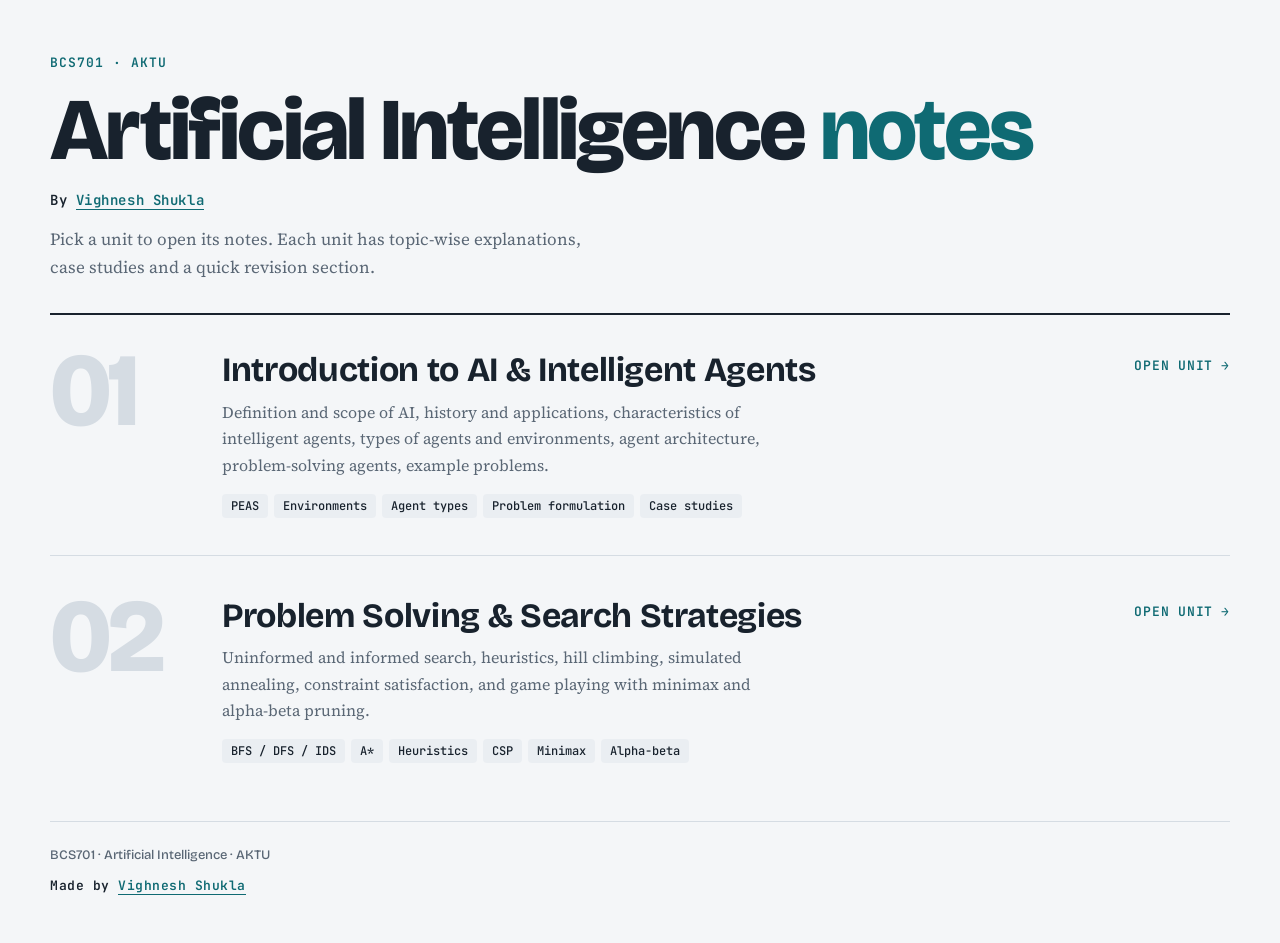
<file: index.html>
<!doctype html>
<html lang="en">
<head>
<meta charset="utf-8">
<meta name="viewport" content="width=device-width, initial-scale=1">
<meta name="author" content="Vighnesh Shukla">
<title>BCS701 AI Notes</title>
<meta name="description" content="Unit-wise notes for BCS701 Artificial Intelligence (AKTU).">
<link rel="preconnect" href="https://fonts.googleapis.com">
<link rel="preconnect" href="https://fonts.gstatic.com" crossorigin>
<link rel="stylesheet" href="https://fonts.googleapis.com/css2?family=Bricolage+Grotesque:opsz,wght@12..96,500;12..96,700;12..96,800&family=JetBrains+Mono:wght@400;500;600;700&family=Source+Serif+4:ital,opsz,wght@0,8..60,400;0,8..60,700;1,8..60,400&display=swap">
<link rel="stylesheet" href="notes.css">
<style>
  .cover { max-width: 1180px; margin: 0 auto; padding-block: 56px 32px; border-bottom: 2px solid var(--ink); }
  .cover .course { font: 600 13px/1 var(--mono); letter-spacing: .08em; text-transform: uppercase; color: var(--accent); margin: 0 0 18px; }
  .cover h1 { font: 800 clamp(40px, 8vw, 88px)/.98 var(--display); letter-spacing: -.03em; margin: 0; text-wrap: balance; }
  .cover h1 span { color: var(--accent); }
  .cover .by { font: 600 14px/1 var(--mono); letter-spacing: .04em; color: var(--ink); margin-top: 20px; }
  .cover .by a { color: var(--accent); text-decoration: none; border-bottom: 1px solid currentColor; }
  .cover p { margin: 18px 0 0; color: var(--muted); max-width: 60ch; }

  .units { max-width: 1180px; margin: 0 auto; padding: 0 0 16px; list-style: none; }
  .unit:last-child a { border-bottom: 0; }
  .unit a {
    display: grid; grid-template-columns: minmax(84px, 140px) 1fr auto; gap: 8px 32px; align-items: start;
    padding: 32px 0; border-bottom: 1px solid var(--rule); color: inherit; text-decoration: none;
    opacity: 0; animation: rise .5s cubic-bezier(.2,.7,.2,1) forwards;
  }
  .unit:nth-child(2) a { animation-delay: .08s; }
  .unit:nth-child(3) a { animation-delay: .16s; }
  .unit:nth-child(4) a { animation-delay: .24s; }
  .unit:nth-child(5) a { animation-delay: .32s; }
  @keyframes rise { from { opacity: 0; transform: translateY(12px); } to { opacity: 1; transform: none; } }
  @media (prefers-reduced-motion: reduce) { .unit a { animation: none; opacity: 1; } }

  .unit .no { font: 800 clamp(56px, 9vw, 104px)/.85 var(--display); color: var(--rule); transition: color .2s; letter-spacing: -.04em; }
  .unit h2 { font: 700 clamp(24px, 3.2vw, 34px)/1.1 var(--display); letter-spacing: -.01em; margin: 4px 0 10px; transition: color .2s; }
  .unit .scope { margin: 0; color: var(--muted); font-size: 16px; max-width: 72ch; }
  .unit .topics { display: flex; flex-wrap: wrap; gap: 6px; margin: 16px 0 0; padding: 0; list-style: none; }
  .unit .topics li { font: 500 12px/1 var(--mono); padding: 6px 9px; border-radius: 4px; background: var(--code-bg); color: var(--ink); }
  .unit .go {
    font: 600 13px/1 var(--mono); letter-spacing: .06em; text-transform: uppercase; color: var(--accent);
    margin-top: 12px; white-space: nowrap; display: flex; gap: 8px; align-items: center;
  }
  .unit .go::after { content: "→"; transition: transform .2s; }
  .unit a:hover .no, .unit a:focus-visible .no { color: var(--accent); }
  .unit a:hover h2, .unit a:focus-visible h2 { color: var(--accent); }
  .unit a:hover .go::after, .unit a:focus-visible .go::after { transform: translateX(4px); }
  .unit a:focus-visible { outline: 2px solid var(--accent); outline-offset: 4px; border-radius: 4px; }

  @media (max-width: 720px) {
    .cover { padding-block: 36px 24px; }
    .unit a { grid-template-columns: 1fr; padding: 28px 0; }
    .unit .no { font-size: 56px; }
    .unit .go { margin-top: 8px; }
  }
</style>
</head>
<body>

<header class="cover">
  <p class="course">BCS701 · AKTU</p>
  <h1>Artificial Intelligence <span>notes</span></h1>
  <p class="by">By <a href="https://github.com/SVIGHNESH">Vighnesh Shukla</a></p>
  <p>Pick a unit to open its notes. Each unit has topic-wise explanations, case studies and a quick revision section.</p>
</header>

<ol class="units">
  <li class="unit">
    <a href="unit1.html">
      <span class="no">01</span>
      <div>
        <h2>Introduction to AI &amp; Intelligent Agents</h2>
        <p class="scope">Definition and scope of AI, history and applications, characteristics of intelligent agents, types of agents and environments, agent architecture, problem-solving agents, example problems.</p>
        <ul class="topics">
          <li>PEAS</li><li>Environments</li><li>Agent types</li><li>Problem formulation</li><li>Case studies</li>
        </ul>
      </div>
      <span class="go">Open unit</span>
    </a>
  </li>
  <li class="unit">
    <a href="unit2.html">
      <span class="no">02</span>
      <div>
        <h2>Problem Solving &amp; Search Strategies</h2>
        <p class="scope">Uninformed and informed search, heuristics, hill climbing, simulated annealing, constraint satisfaction, and game playing with minimax and alpha-beta pruning.</p>
        <ul class="topics">
          <li>BFS / DFS / IDS</li><li>A*</li><li>Heuristics</li><li>CSP</li><li>Minimax</li><li>Alpha-beta</li>
        </ul>
      </div>
      <span class="go">Open unit</span>
    </a>
  </li>
</ol>

<footer class="end">
  <span>BCS701 · Artificial Intelligence · AKTU</span>
  <span class="credit">Made by <a href="https://github.com/SVIGHNESH">Vighnesh Shukla</a></span>
</footer>

</body>
</html>
</file>
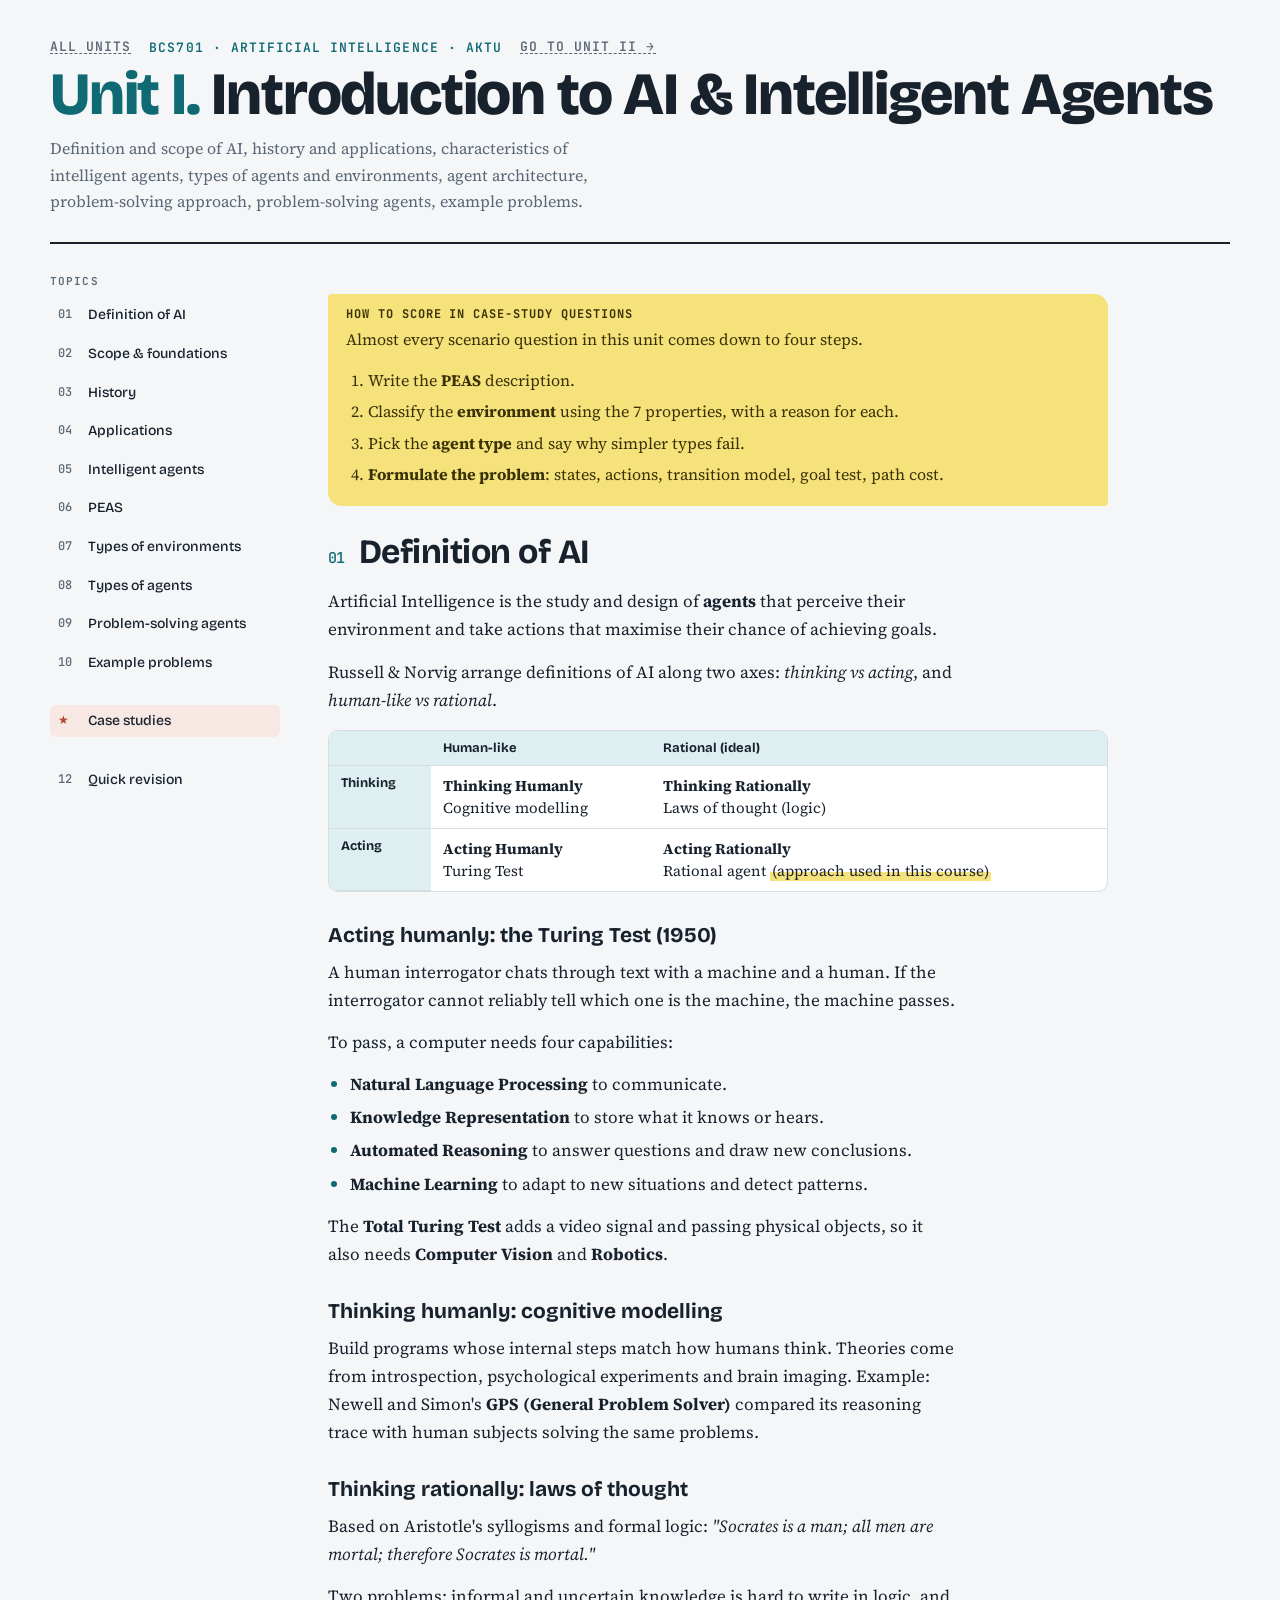
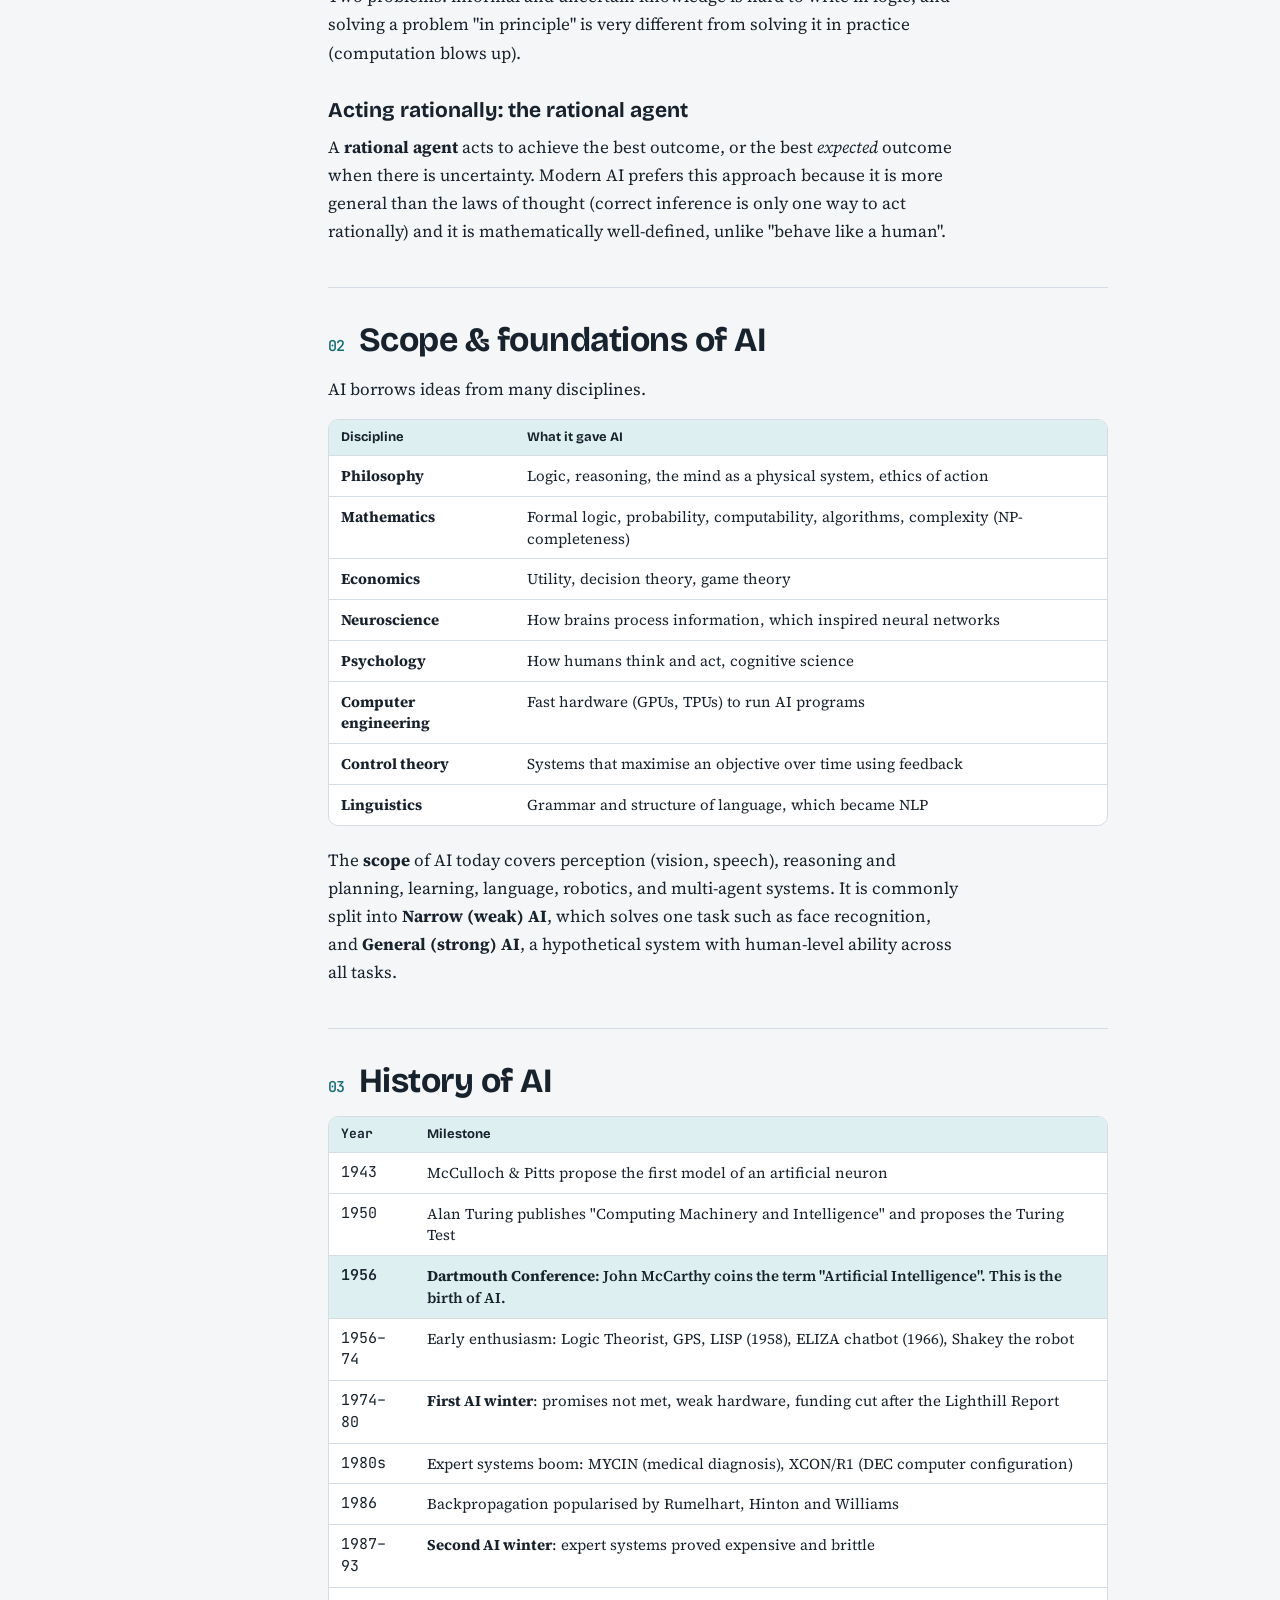
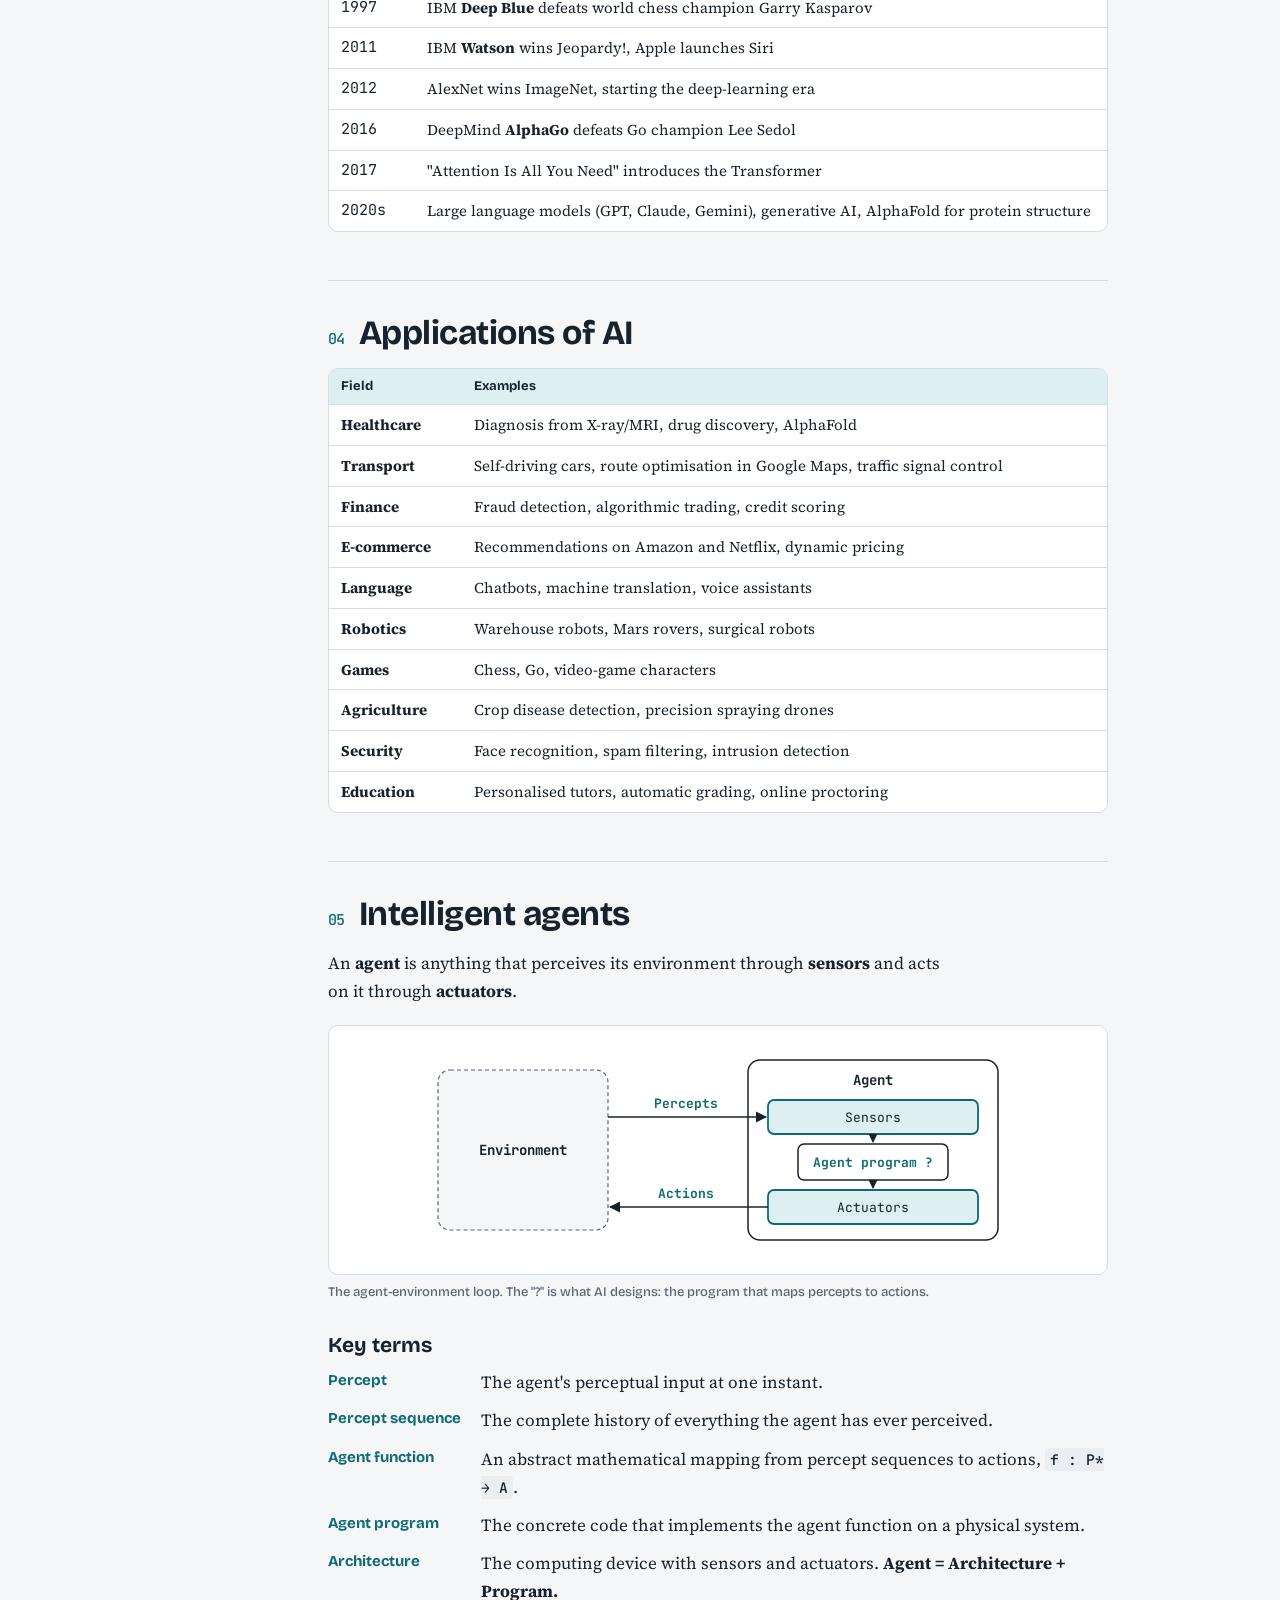
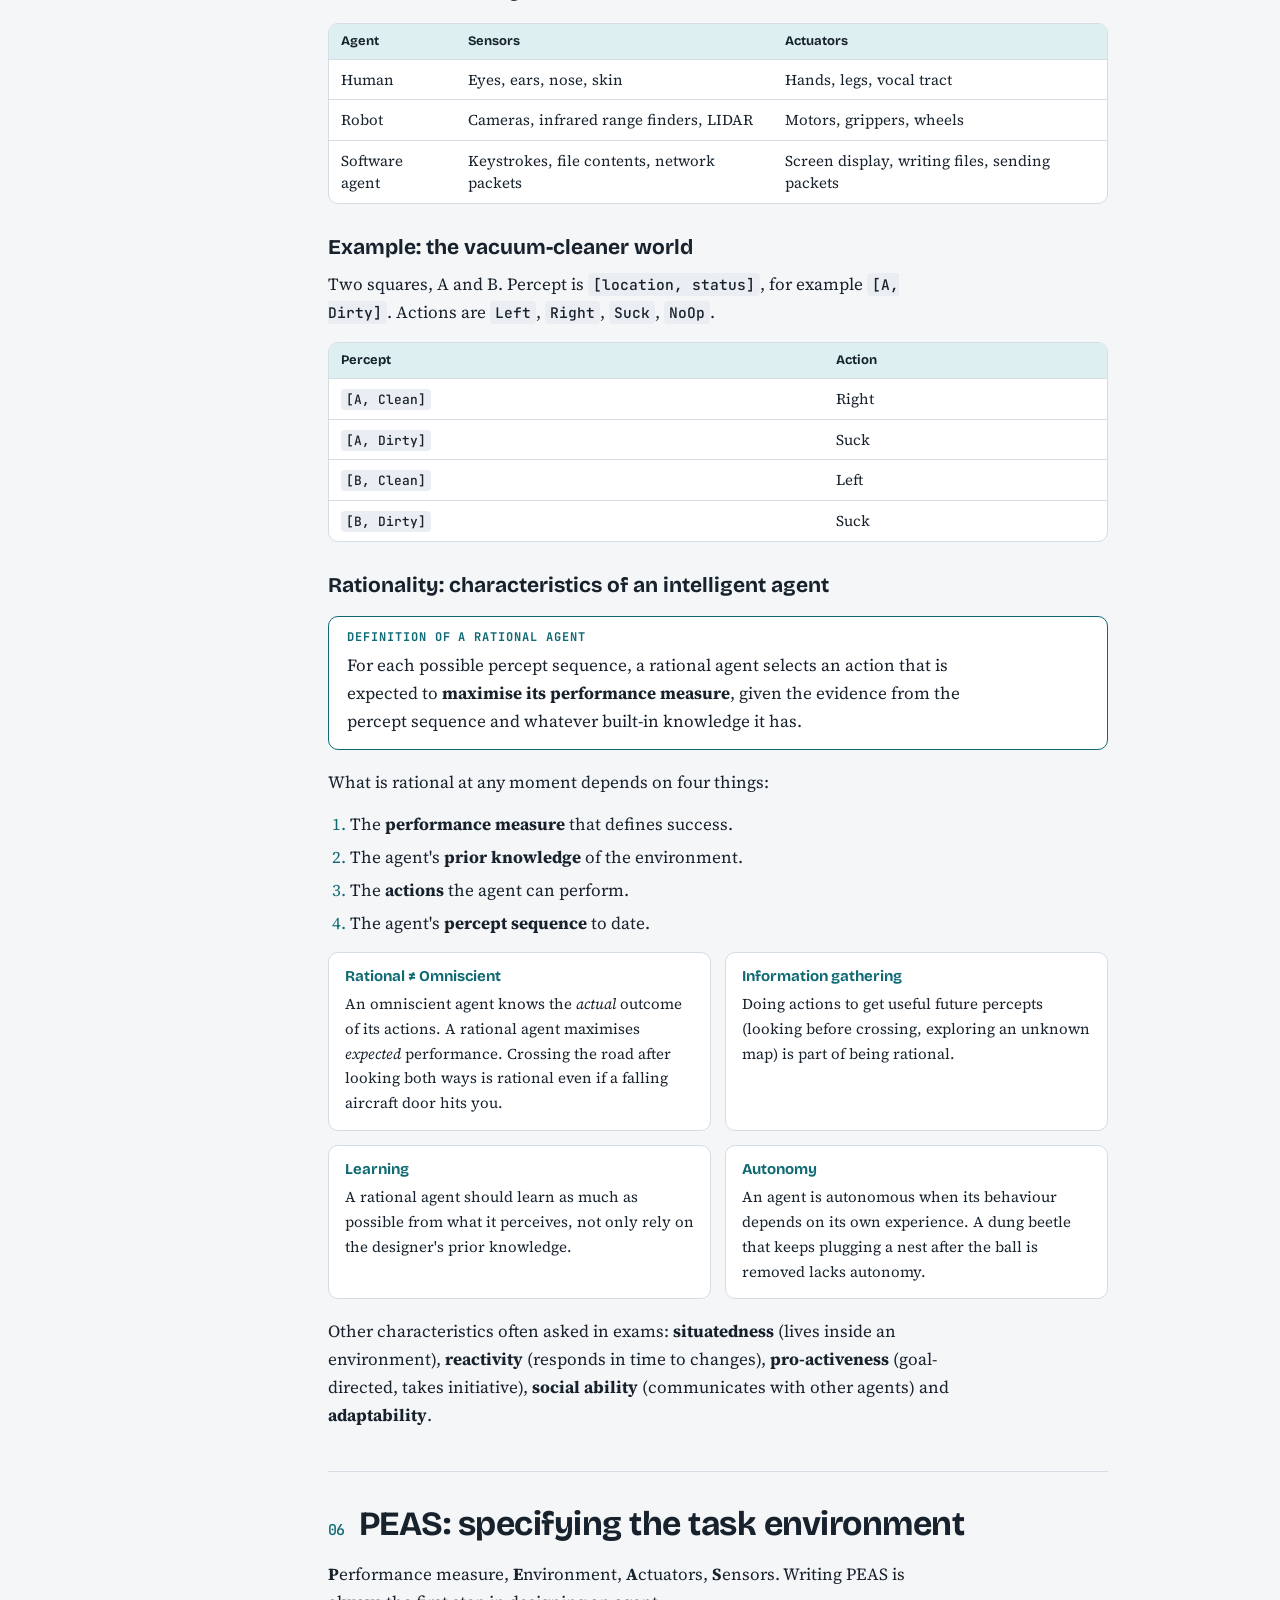
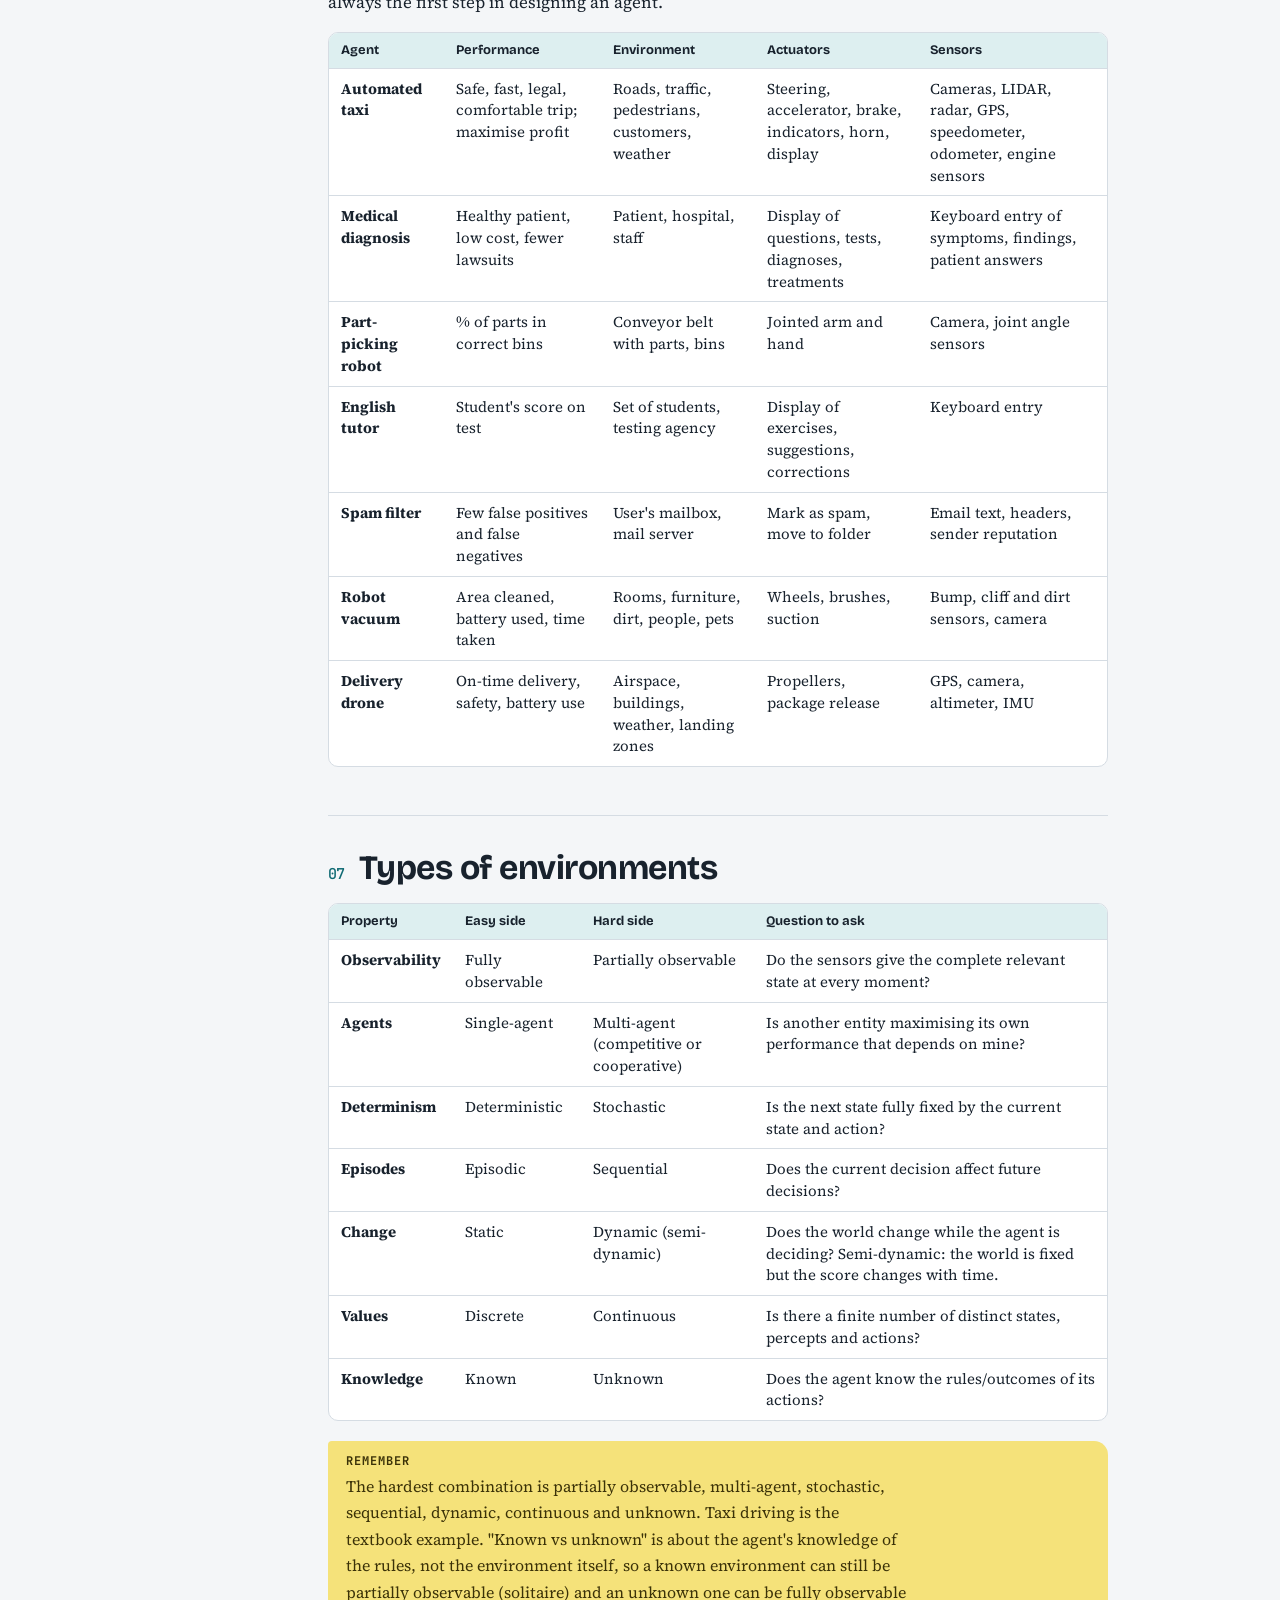
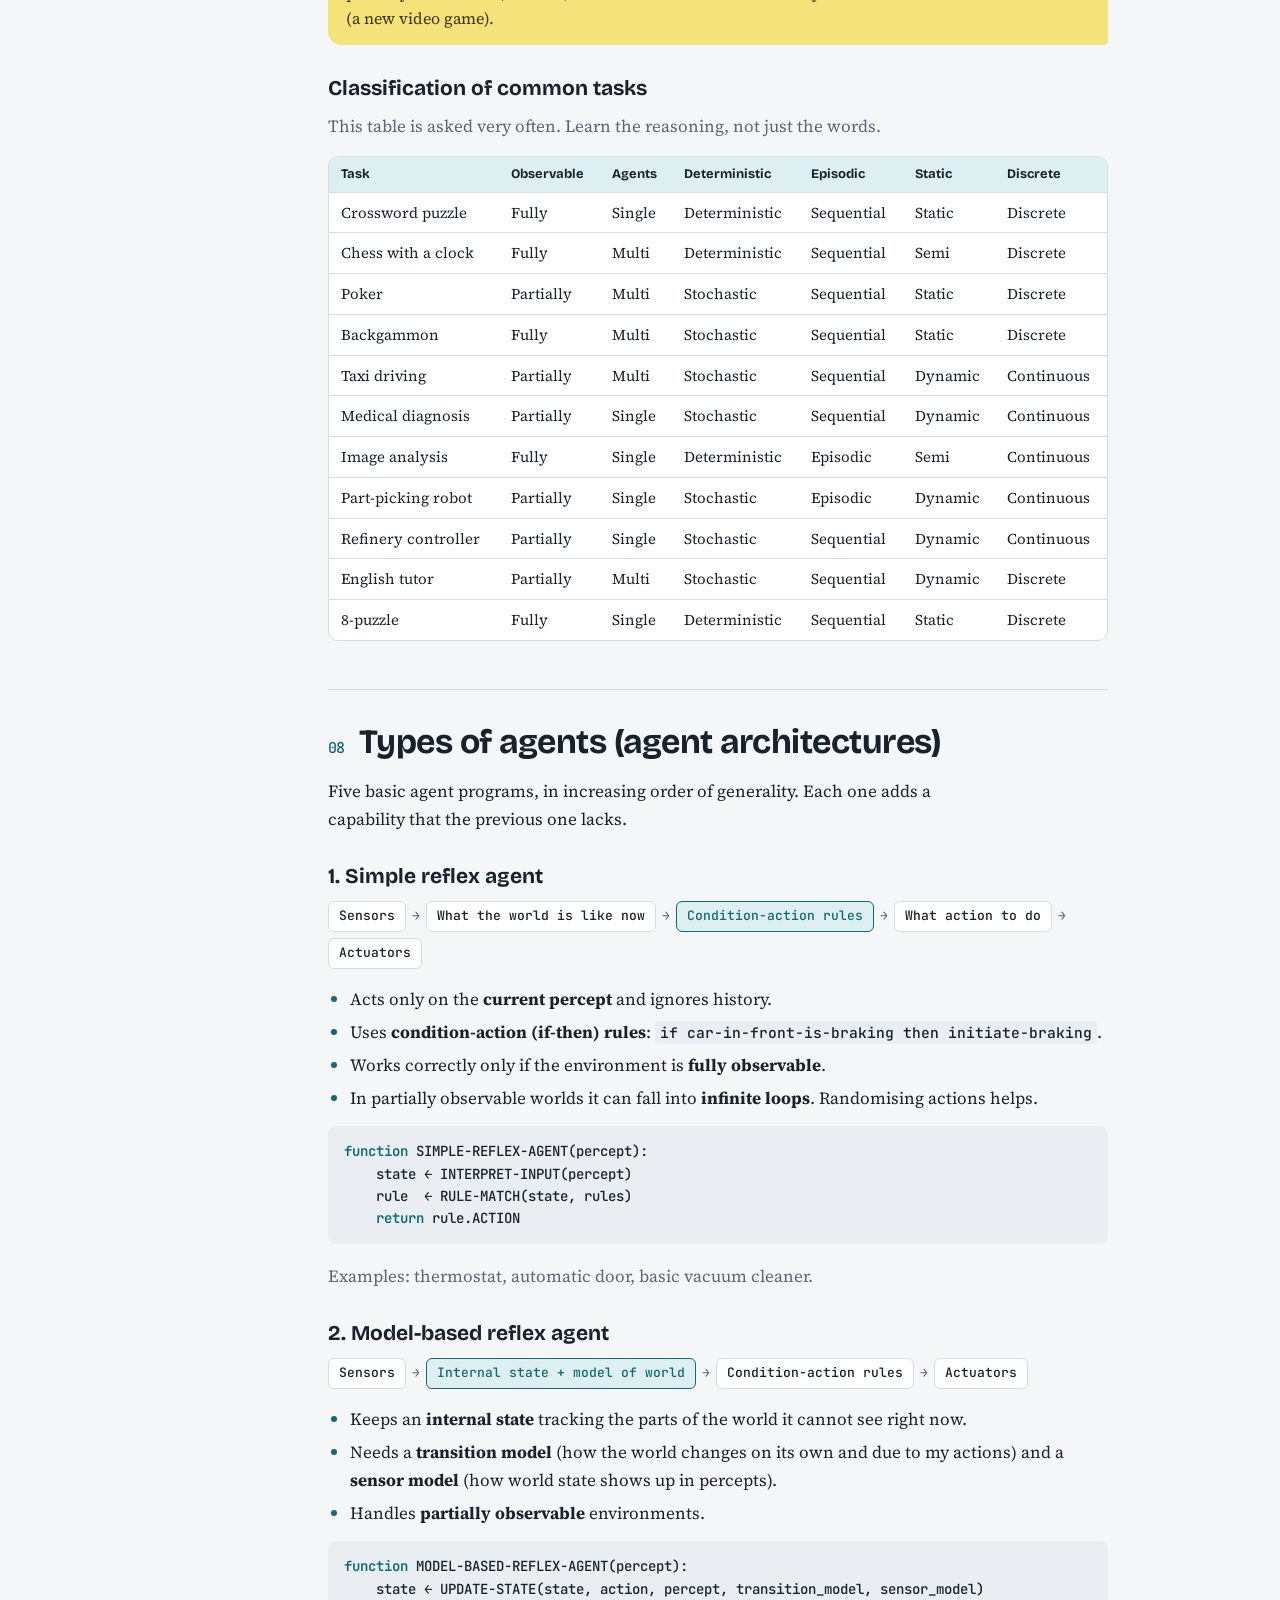
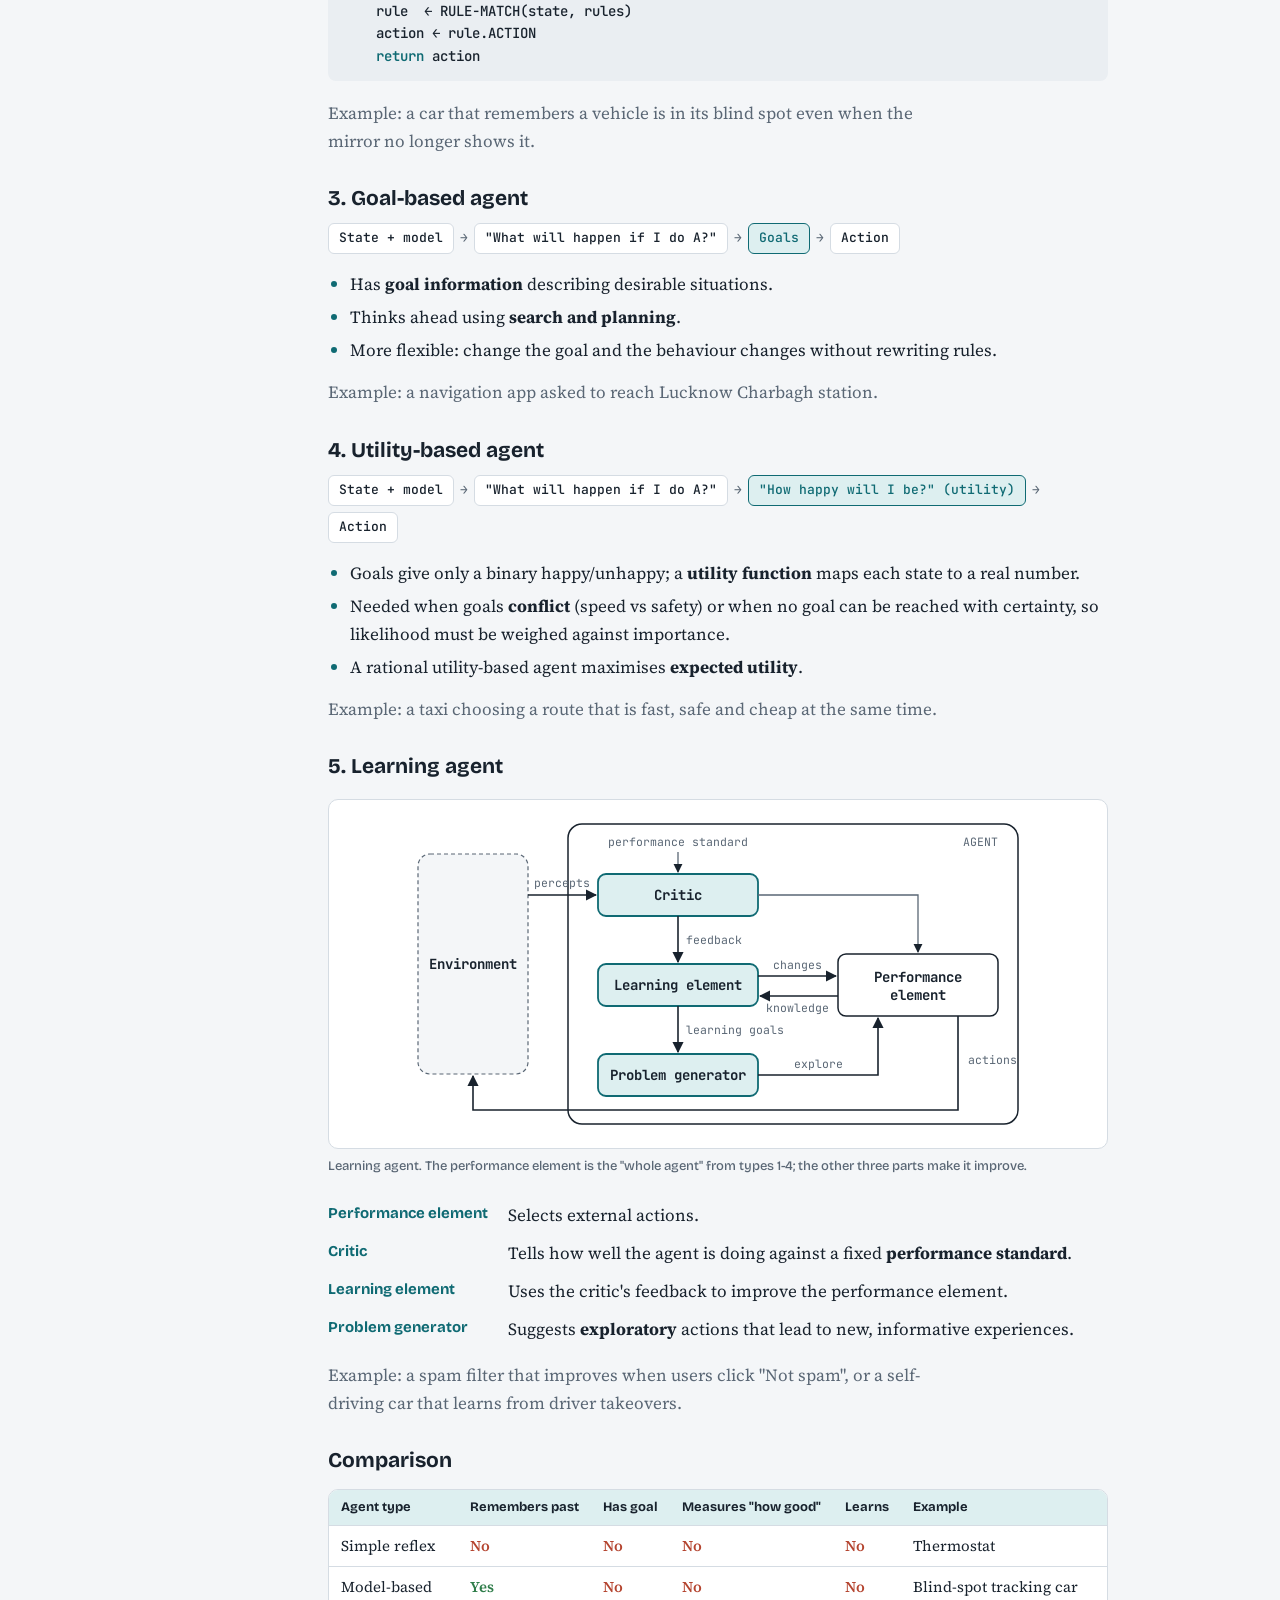
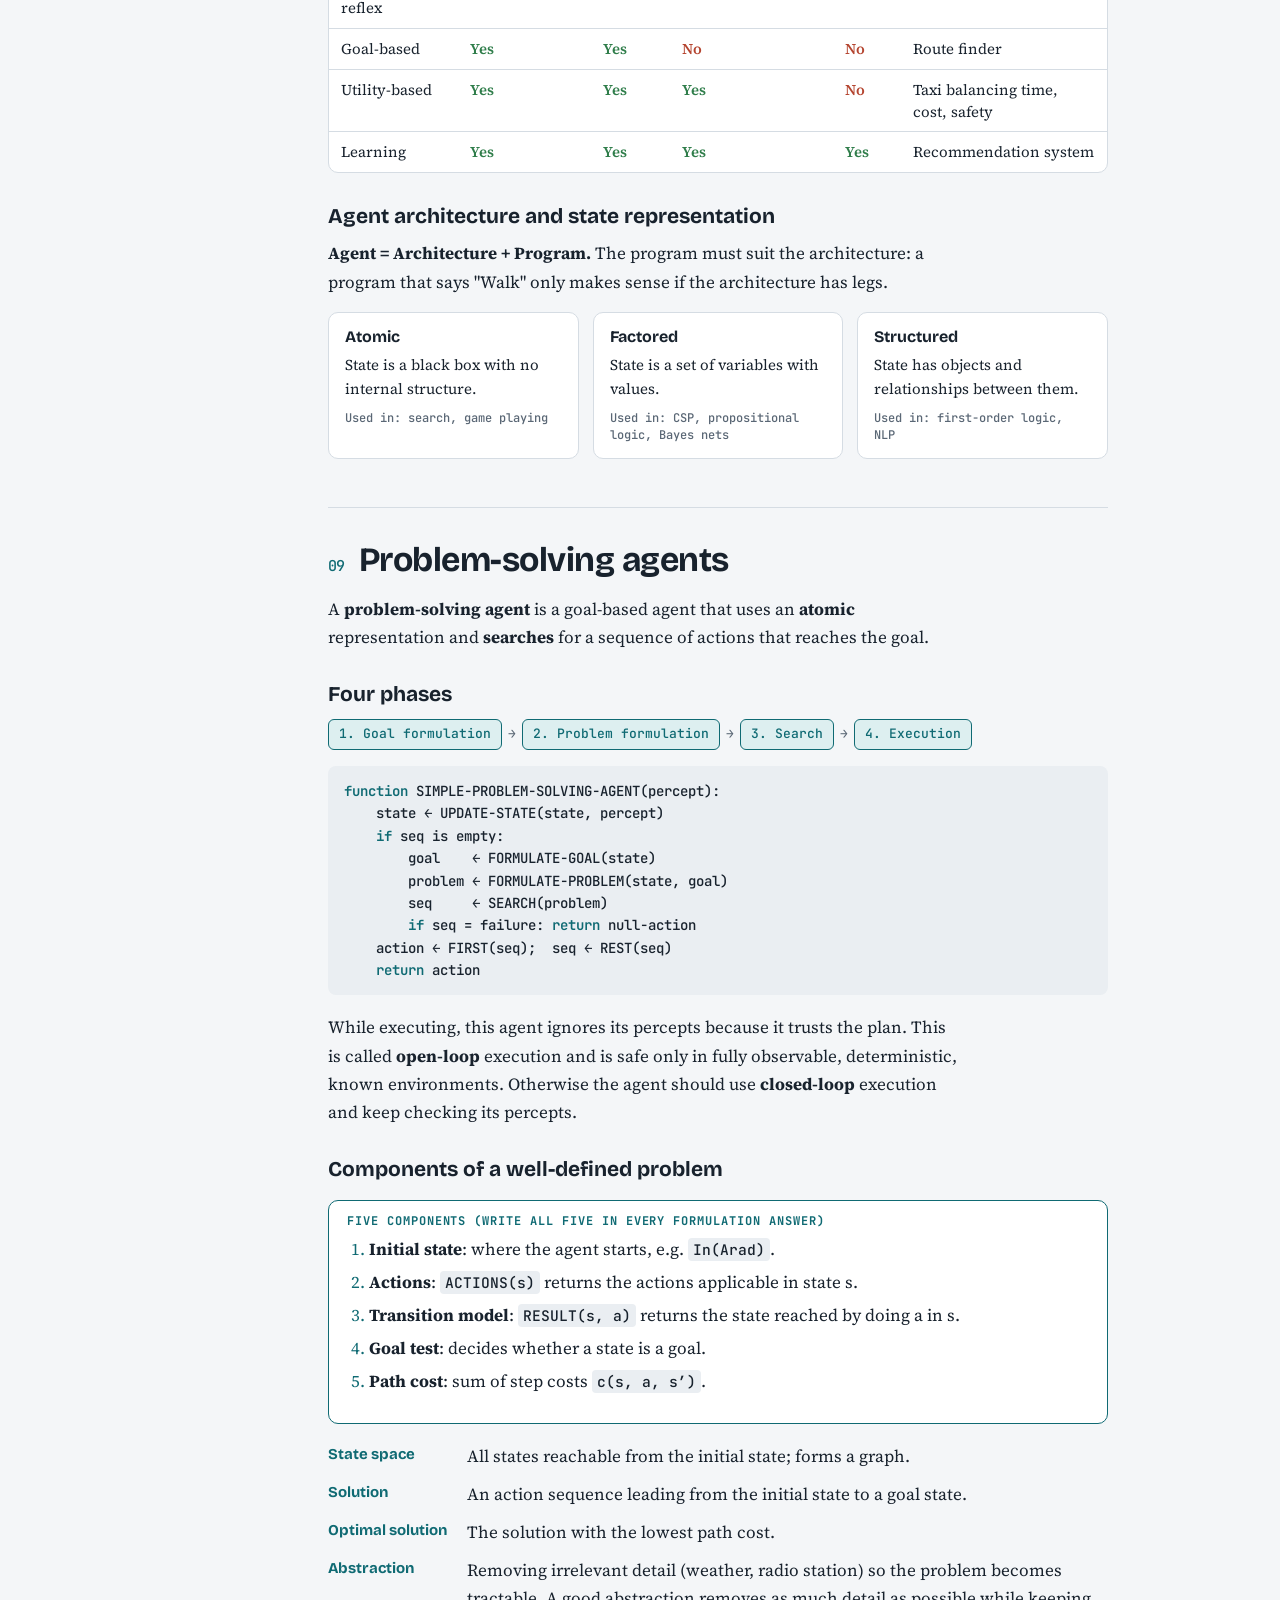
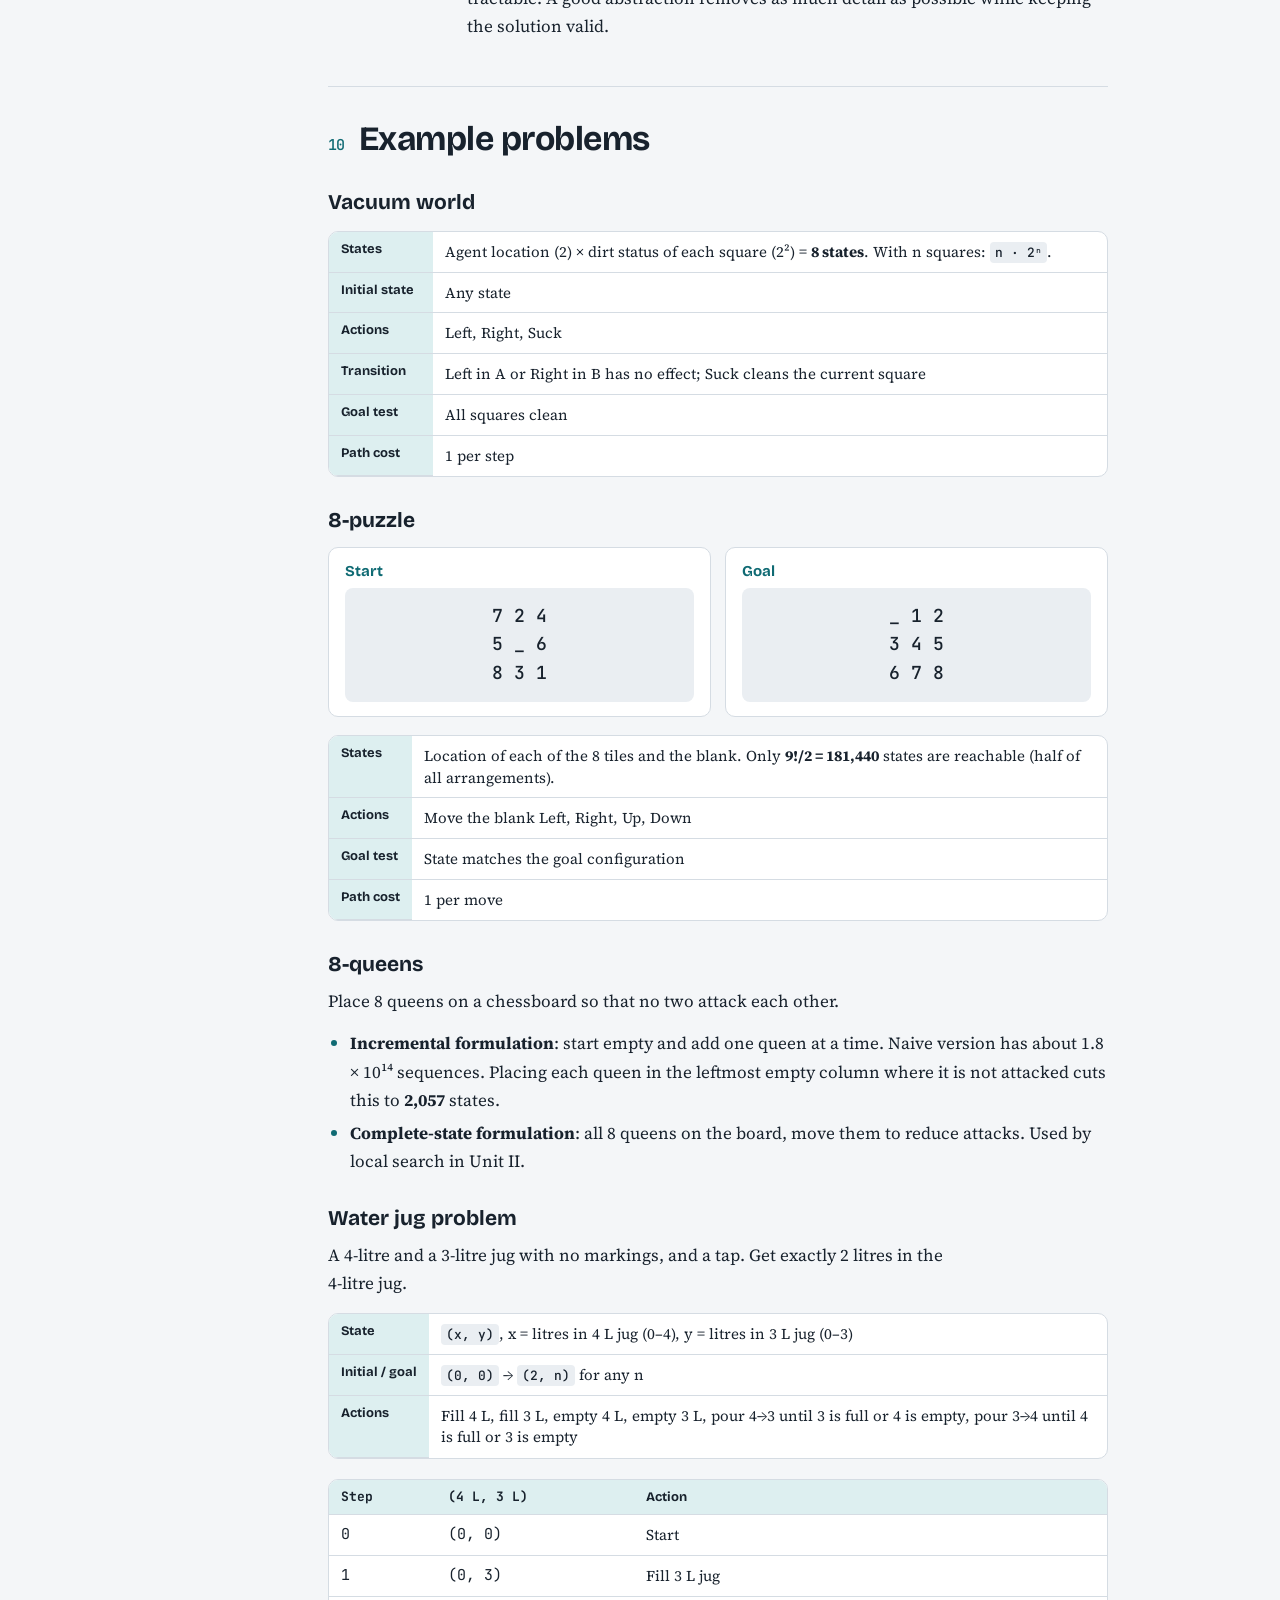
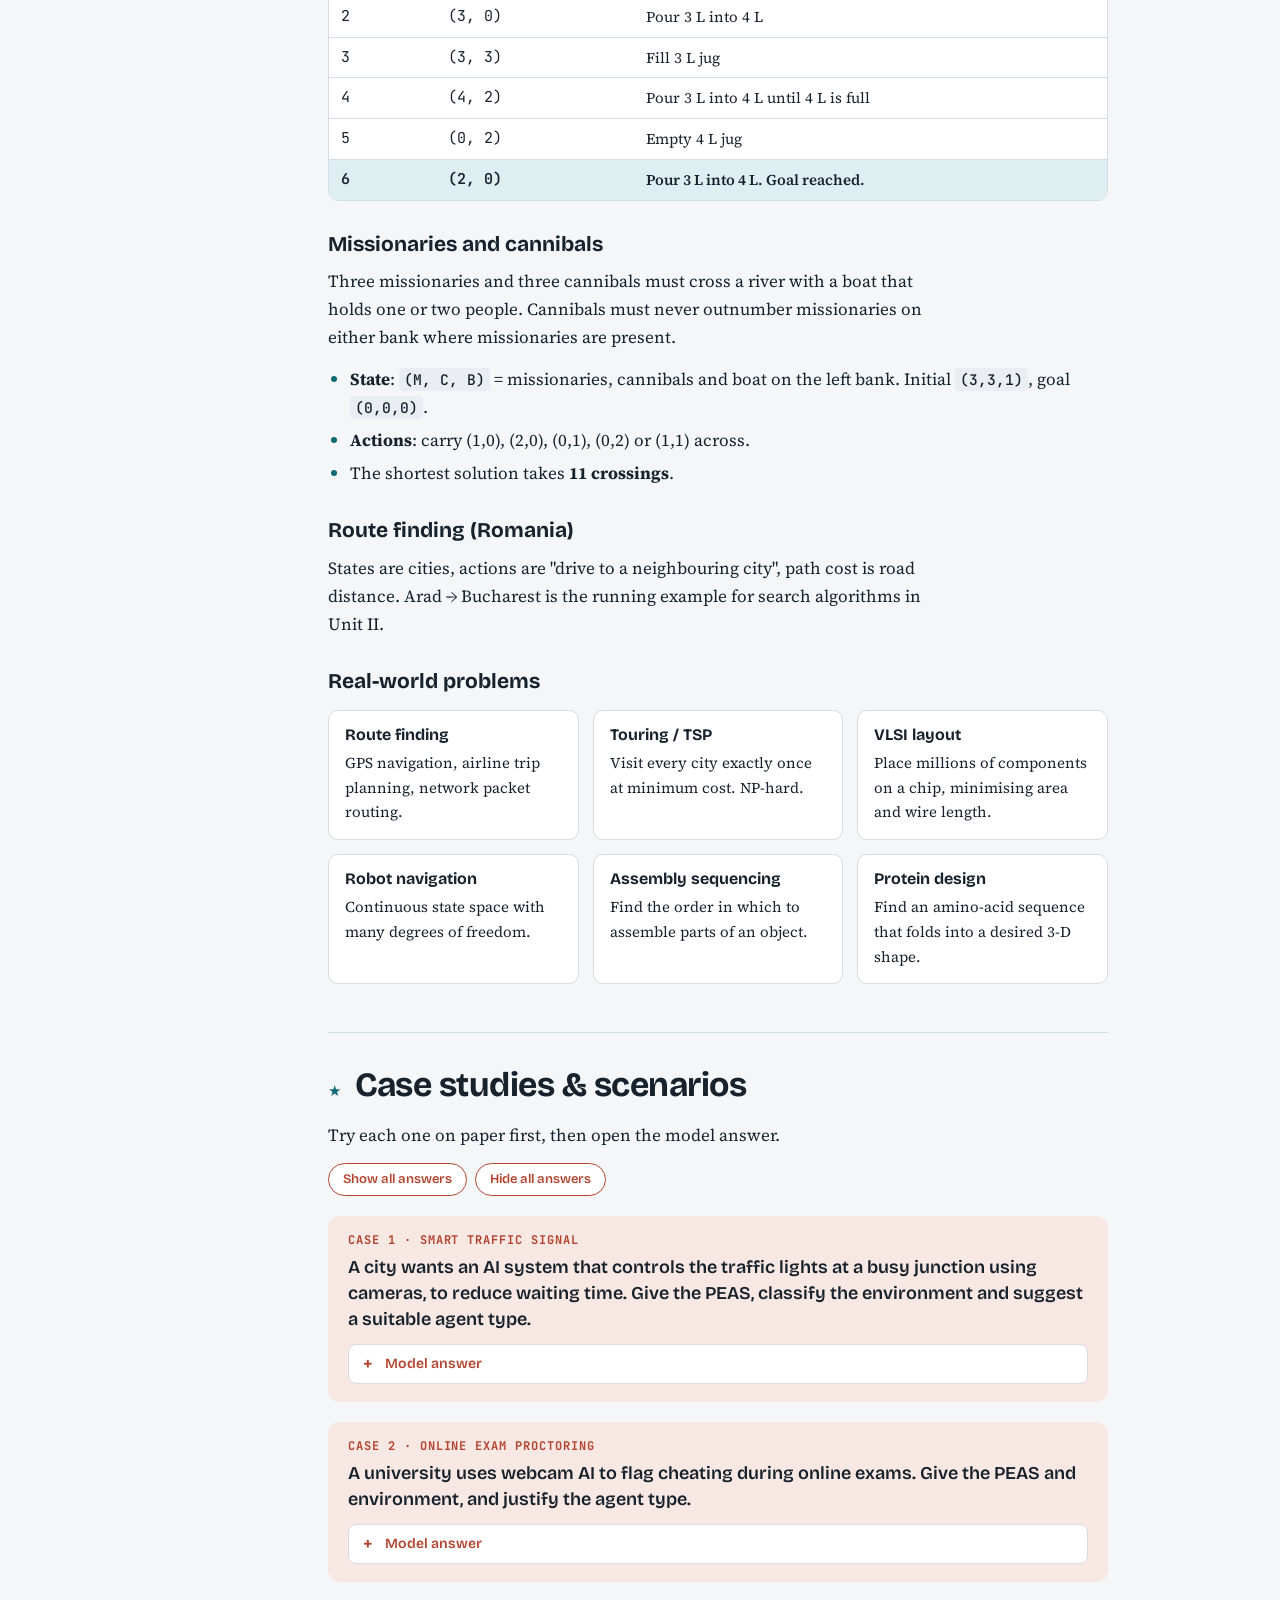
<file: unit1.html>
<!doctype html>
<html lang="en">
<head>
<meta charset="utf-8">
<meta name="viewport" content="width=device-width, initial-scale=1">
<meta name="author" content="Vighnesh Shukla">
<title>Unit I: Intelligent Agents</title>
<link rel="preconnect" href="https://fonts.googleapis.com">
<link rel="preconnect" href="https://fonts.gstatic.com" crossorigin>
<link rel="stylesheet" href="https://fonts.googleapis.com/css2?family=Bricolage+Grotesque:opsz,wght@12..96,500;12..96,700;12..96,800&family=JetBrains+Mono:wght@400;500;600;700&family=Source+Serif+4:ital,opsz,wght@0,8..60,400;0,8..60,700;1,8..60,400&display=swap">
<link rel="stylesheet" href="notes.css">
</head>
<body>

<header class="masthead">
  <div class="course">
    <a href="index.html">All units</a>
    <span>BCS701 · Artificial Intelligence · AKTU</span>
    <a href="unit2.html">Go to Unit II →</a>
  </div>
  <h1><span class="unit-no">Unit I.</span> Introduction to AI &amp; Intelligent Agents</h1>
  <p class="scope">Definition and scope of AI, history and applications, characteristics of intelligent agents, types of agents and environments, agent architecture, problem-solving approach, problem-solving agents, example problems.</p>
</header>

<div class="layout">
  <nav class="toc" aria-label="Topics">
    <p>Topics</p>
    <ol>
      <li><a href="#definition">Definition of AI</a></li>
      <li><a href="#scope">Scope &amp; foundations</a></li>
      <li><a href="#history">History</a></li>
      <li><a href="#applications">Applications</a></li>
      <li><a href="#agents">Intelligent agents</a></li>
      <li><a href="#peas">PEAS</a></li>
      <li><a href="#environments">Types of environments</a></li>
      <li><a href="#agent-types">Types of agents</a></li>
      <li><a href="#problem-solving">Problem-solving agents</a></li>
      <li><a href="#examples">Example problems</a></li>
      <li><a class="case" href="#cases">Case studies</a></li>
      <li><a href="#revision">Quick revision</a></li>
    </ol>
  </nav>

  <main>
    <div class="tip">
      <b class="lbl">How to score in case-study questions</b>
      <p>Almost every scenario question in this unit comes down to four steps.</p>
      <ol>
        <li>Write the <strong>PEAS</strong> description.</li>
        <li>Classify the <strong>environment</strong> using the 7 properties, with a reason for each.</li>
        <li>Pick the <strong>agent type</strong> and say why simpler types fail.</li>
        <li><strong>Formulate the problem</strong>: states, actions, transition model, goal test, path cost.</li>
      </ol>
    </div>

    <!-- 1 -->
    <section id="definition">
      <h2><span class="num">01</span>Definition of AI</h2>
      <p>Artificial Intelligence is the study and design of <strong>agents</strong> that perceive their environment and take actions that maximise their chance of achieving goals.</p>
      <p>Russell &amp; Norvig arrange definitions of AI along two axes: <em>thinking vs acting</em>, and <em>human-like vs rational</em>.</p>
      <div class="tbl">
        <table>
          <thead><tr><th></th><th>Human-like</th><th>Rational (ideal)</th></tr></thead>
          <tbody>
            <tr><th>Thinking</th><td><strong>Thinking Humanly</strong><br>Cognitive modelling</td><td><strong>Thinking Rationally</strong><br>Laws of thought (logic)</td></tr>
            <tr><th>Acting</th><td><strong>Acting Humanly</strong><br>Turing Test</td><td><strong>Acting Rationally</strong><br>Rational agent <span class="hl">(approach used in this course)</span></td></tr>
          </tbody>
        </table>
      </div>

      <h3>Acting humanly: the Turing Test (1950)</h3>
      <p>A human interrogator chats through text with a machine and a human.
      If the interrogator cannot reliably tell which one is the machine, the machine passes.</p>
      <p>To pass, a computer needs four capabilities:</p>
      <ul>
        <li><strong>Natural Language Processing</strong> to communicate.</li>
        <li><strong>Knowledge Representation</strong> to store what it knows or hears.</li>
        <li><strong>Automated Reasoning</strong> to answer questions and draw new conclusions.</li>
        <li><strong>Machine Learning</strong> to adapt to new situations and detect patterns.</li>
      </ul>
      <p>The <strong>Total Turing Test</strong> adds a video signal and passing physical objects, so it also needs <strong>Computer Vision</strong> and <strong>Robotics</strong>.</p>

      <h3>Thinking humanly: cognitive modelling</h3>
      <p>Build programs whose internal steps match how humans think.
      Theories come from introspection, psychological experiments and brain imaging.
      Example: Newell and Simon's <strong>GPS (General Problem Solver)</strong> compared its reasoning trace with human subjects solving the same problems.</p>

      <h3>Thinking rationally: laws of thought</h3>
      <p>Based on Aristotle's syllogisms and formal logic: <em>"Socrates is a man; all men are mortal; therefore Socrates is mortal."</em></p>
      <p>Two problems: informal and uncertain knowledge is hard to write in logic, and solving a problem "in principle" is very different from solving it in practice (computation blows up).</p>

      <h3>Acting rationally: the rational agent</h3>
      <p>A <strong>rational agent</strong> acts to achieve the best outcome, or the best <em>expected</em> outcome when there is uncertainty.
      Modern AI prefers this approach because it is more general than the laws of thought (correct inference is only one way to act rationally) and it is mathematically well-defined, unlike "behave like a human".</p>
    </section>

    <!-- 2 -->
    <section id="scope">
      <h2><span class="num">02</span>Scope &amp; foundations of AI</h2>
      <p>AI borrows ideas from many disciplines.</p>
      <div class="tbl">
        <table>
          <thead><tr><th>Discipline</th><th>What it gave AI</th></tr></thead>
          <tbody>
            <tr><td><strong>Philosophy</strong></td><td>Logic, reasoning, the mind as a physical system, ethics of action</td></tr>
            <tr><td><strong>Mathematics</strong></td><td>Formal logic, probability, computability, algorithms, complexity (NP-completeness)</td></tr>
            <tr><td><strong>Economics</strong></td><td>Utility, decision theory, game theory</td></tr>
            <tr><td><strong>Neuroscience</strong></td><td>How brains process information, which inspired neural networks</td></tr>
            <tr><td><strong>Psychology</strong></td><td>How humans think and act, cognitive science</td></tr>
            <tr><td><strong>Computer engineering</strong></td><td>Fast hardware (GPUs, TPUs) to run AI programs</td></tr>
            <tr><td><strong>Control theory</strong></td><td>Systems that maximise an objective over time using feedback</td></tr>
            <tr><td><strong>Linguistics</strong></td><td>Grammar and structure of language, which became NLP</td></tr>
          </tbody>
        </table>
      </div>
      <p>The <strong>scope</strong> of AI today covers perception (vision, speech), reasoning and planning, learning, language, robotics, and multi-agent systems.
      It is commonly split into <strong>Narrow (weak) AI</strong>, which solves one task such as face recognition, and <strong>General (strong) AI</strong>, a hypothetical system with human-level ability across all tasks.</p>
    </section>

    <!-- 3 -->
    <section id="history">
      <h2><span class="num">03</span>History of AI</h2>
      <div class="tbl">
        <table>
          <thead><tr><th class="num">Year</th><th>Milestone</th></tr></thead>
          <tbody>
            <tr><td class="num">1943</td><td>McCulloch &amp; Pitts propose the first model of an artificial neuron</td></tr>
            <tr><td class="num">1950</td><td>Alan Turing publishes "Computing Machinery and Intelligence" and proposes the Turing Test</td></tr>
            <tr class="win"><td class="num">1956</td><td><strong>Dartmouth Conference</strong>: John McCarthy coins the term "Artificial Intelligence". This is the birth of AI.</td></tr>
            <tr><td class="num">1956–74</td><td>Early enthusiasm: Logic Theorist, GPS, LISP (1958), ELIZA chatbot (1966), Shakey the robot</td></tr>
            <tr><td class="num">1974–80</td><td><strong>First AI winter</strong>: promises not met, weak hardware, funding cut after the Lighthill Report</td></tr>
            <tr><td class="num">1980s</td><td>Expert systems boom: MYCIN (medical diagnosis), XCON/R1 (DEC computer configuration)</td></tr>
            <tr><td class="num">1986</td><td>Backpropagation popularised by Rumelhart, Hinton and Williams</td></tr>
            <tr><td class="num">1987–93</td><td><strong>Second AI winter</strong>: expert systems proved expensive and brittle</td></tr>
            <tr><td class="num">1997</td><td>IBM <strong>Deep Blue</strong> defeats world chess champion Garry Kasparov</td></tr>
            <tr><td class="num">2011</td><td>IBM <strong>Watson</strong> wins Jeopardy!, Apple launches Siri</td></tr>
            <tr><td class="num">2012</td><td>AlexNet wins ImageNet, starting the deep-learning era</td></tr>
            <tr><td class="num">2016</td><td>DeepMind <strong>AlphaGo</strong> defeats Go champion Lee Sedol</td></tr>
            <tr><td class="num">2017</td><td>"Attention Is All You Need" introduces the Transformer</td></tr>
            <tr><td class="num">2020s</td><td>Large language models (GPT, Claude, Gemini), generative AI, AlphaFold for protein structure</td></tr>
          </tbody>
        </table>
      </div>
    </section>

    <!-- 4 -->
    <section id="applications">
      <h2><span class="num">04</span>Applications of AI</h2>
      <div class="tbl">
        <table>
          <thead><tr><th>Field</th><th>Examples</th></tr></thead>
          <tbody>
            <tr><td><strong>Healthcare</strong></td><td>Diagnosis from X-ray/MRI, drug discovery, AlphaFold</td></tr>
            <tr><td><strong>Transport</strong></td><td>Self-driving cars, route optimisation in Google Maps, traffic signal control</td></tr>
            <tr><td><strong>Finance</strong></td><td>Fraud detection, algorithmic trading, credit scoring</td></tr>
            <tr><td><strong>E-commerce</strong></td><td>Recommendations on Amazon and Netflix, dynamic pricing</td></tr>
            <tr><td><strong>Language</strong></td><td>Chatbots, machine translation, voice assistants</td></tr>
            <tr><td><strong>Robotics</strong></td><td>Warehouse robots, Mars rovers, surgical robots</td></tr>
            <tr><td><strong>Games</strong></td><td>Chess, Go, video-game characters</td></tr>
            <tr><td><strong>Agriculture</strong></td><td>Crop disease detection, precision spraying drones</td></tr>
            <tr><td><strong>Security</strong></td><td>Face recognition, spam filtering, intrusion detection</td></tr>
            <tr><td><strong>Education</strong></td><td>Personalised tutors, automatic grading, online proctoring</td></tr>
          </tbody>
        </table>
      </div>
    </section>

    <!-- 5 -->
    <section id="agents">
      <h2><span class="num">05</span>Intelligent agents</h2>
      <p>An <strong>agent</strong> is anything that perceives its environment through <strong>sensors</strong> and acts on it through <strong>actuators</strong>.</p>

      <figure>
        <div class="fig">
          <svg viewBox="0 0 600 220" width="600" role="img" aria-label="Agent receives percepts from the environment through sensors and acts through actuators">
            <defs>
              <marker id="ar1" viewBox="0 0 10 10" refX="9" refY="5" markerWidth="7" markerHeight="7" orient="auto"><path d="M0,0 L10,5 L0,10 z" class="arrowhead"/></marker>
            </defs>
            <rect x="20" y="30" width="170" height="160" rx="12" class="box-soft"/>
            <text x="105" y="115" text-anchor="middle" class="t-b">Environment</text>
            <rect x="330" y="20" width="250" height="180" rx="12" class="box"/>
            <text x="455" y="45" text-anchor="middle" class="t-b">Agent</text>
            <rect x="350" y="60" width="210" height="34" rx="6" class="box-acc"/>
            <text x="455" y="82" text-anchor="middle" class="t">Sensors</text>
            <rect x="380" y="104" width="150" height="36" rx="6" class="box"/>
            <text x="455" y="127" text-anchor="middle" class="t-acc">Agent program ?</text>
            <rect x="350" y="150" width="210" height="34" rx="6" class="box-acc"/>
            <text x="455" y="172" text-anchor="middle" class="t">Actuators</text>
            <path d="M190,77 L348,77" class="ln" marker-end="url(#ar1)"/>
            <text x="268" y="68" text-anchor="middle" class="t-acc">Percepts</text>
            <path d="M350,167 L192,167" class="ln" marker-end="url(#ar1)"/>
            <text x="268" y="158" text-anchor="middle" class="t-acc">Actions</text>
            <path d="M455,94 L455,102" class="ln-soft" marker-end="url(#ar1)"/>
            <path d="M455,140 L455,148" class="ln-soft" marker-end="url(#ar1)"/>
          </svg>
        </div>
        <figcaption>The agent-environment loop. The "?" is what AI designs: the program that maps percepts to actions.</figcaption>
      </figure>

      <h3>Key terms</h3>
      <dl class="terms">
        <dt>Percept</dt><dd>The agent's perceptual input at one instant.</dd>
        <dt>Percept sequence</dt><dd>The complete history of everything the agent has ever perceived.</dd>
        <dt>Agent function</dt><dd>An abstract mathematical mapping from percept sequences to actions, <code>f : P* → A</code>.</dd>
        <dt>Agent program</dt><dd>The concrete code that implements the agent function on a physical system.</dd>
        <dt>Architecture</dt><dd>The computing device with sensors and actuators. <strong>Agent = Architecture + Program.</strong></dd>
      </dl>

      <div class="tbl">
        <table>
          <thead><tr><th>Agent</th><th>Sensors</th><th>Actuators</th></tr></thead>
          <tbody>
            <tr><td>Human</td><td>Eyes, ears, nose, skin</td><td>Hands, legs, vocal tract</td></tr>
            <tr><td>Robot</td><td>Cameras, infrared range finders, LIDAR</td><td>Motors, grippers, wheels</td></tr>
            <tr><td>Software agent</td><td>Keystrokes, file contents, network packets</td><td>Screen display, writing files, sending packets</td></tr>
          </tbody>
        </table>
      </div>

      <h3>Example: the vacuum-cleaner world</h3>
      <p>Two squares, A and B.
      Percept is <code>[location, status]</code>, for example <code>[A, Dirty]</code>.
      Actions are <code>Left</code>, <code>Right</code>, <code>Suck</code>, <code>NoOp</code>.</p>
      <div class="tbl">
        <table>
          <thead><tr><th>Percept</th><th>Action</th></tr></thead>
          <tbody>
            <tr><td><code>[A, Clean]</code></td><td>Right</td></tr>
            <tr><td><code>[A, Dirty]</code></td><td>Suck</td></tr>
            <tr><td><code>[B, Clean]</code></td><td>Left</td></tr>
            <tr><td><code>[B, Dirty]</code></td><td>Suck</td></tr>
          </tbody>
        </table>
      </div>

      <h3>Rationality: characteristics of an intelligent agent</h3>
      <div class="key">
        <span class="lbl">Definition of a rational agent</span>
        <p>For each possible percept sequence, a rational agent selects an action that is expected to <strong>maximise its performance measure</strong>, given the evidence from the percept sequence and whatever built-in knowledge it has.</p>
      </div>
      <p>What is rational at any moment depends on four things:</p>
      <ol>
        <li>The <strong>performance measure</strong> that defines success.</li>
        <li>The agent's <strong>prior knowledge</strong> of the environment.</li>
        <li>The <strong>actions</strong> the agent can perform.</li>
        <li>The agent's <strong>percept sequence</strong> to date.</li>
      </ol>
      <div class="split">
        <div>
          <h5>Rational ≠ Omniscient</h5>
          <p>An omniscient agent knows the <em>actual</em> outcome of its actions.
          A rational agent maximises <em>expected</em> performance.
          Crossing the road after looking both ways is rational even if a falling aircraft door hits you.</p>
        </div>
        <div>
          <h5>Information gathering</h5>
          <p>Doing actions to get useful future percepts (looking before crossing, exploring an unknown map) is part of being rational.</p>
        </div>
        <div>
          <h5>Learning</h5>
          <p>A rational agent should learn as much as possible from what it perceives, not only rely on the designer's prior knowledge.</p>
        </div>
        <div>
          <h5>Autonomy</h5>
          <p>An agent is autonomous when its behaviour depends on its own experience.
          A dung beetle that keeps plugging a nest after the ball is removed lacks autonomy.</p>
        </div>
      </div>
      <p>Other characteristics often asked in exams: <strong>situatedness</strong> (lives inside an environment), <strong>reactivity</strong> (responds in time to changes), <strong>pro-activeness</strong> (goal-directed, takes initiative), <strong>social ability</strong> (communicates with other agents) and <strong>adaptability</strong>.</p>
    </section>

    <!-- 6 -->
    <section id="peas">
      <h2><span class="num">06</span>PEAS: specifying the task environment</h2>
      <p><strong>P</strong>erformance measure, <strong>E</strong>nvironment, <strong>A</strong>ctuators, <strong>S</strong>ensors.
      Writing PEAS is always the first step in designing an agent.</p>
      <div class="tbl">
        <table>
          <thead><tr><th>Agent</th><th>Performance</th><th>Environment</th><th>Actuators</th><th>Sensors</th></tr></thead>
          <tbody>
            <tr><td><strong>Automated taxi</strong></td><td>Safe, fast, legal, comfortable trip; maximise profit</td><td>Roads, traffic, pedestrians, customers, weather</td><td>Steering, accelerator, brake, indicators, horn, display</td><td>Cameras, LIDAR, radar, GPS, speedometer, odometer, engine sensors</td></tr>
            <tr><td><strong>Medical diagnosis</strong></td><td>Healthy patient, low cost, fewer lawsuits</td><td>Patient, hospital, staff</td><td>Display of questions, tests, diagnoses, treatments</td><td>Keyboard entry of symptoms, findings, patient answers</td></tr>
            <tr><td><strong>Part-picking robot</strong></td><td>% of parts in correct bins</td><td>Conveyor belt with parts, bins</td><td>Jointed arm and hand</td><td>Camera, joint angle sensors</td></tr>
            <tr><td><strong>English tutor</strong></td><td>Student's score on test</td><td>Set of students, testing agency</td><td>Display of exercises, suggestions, corrections</td><td>Keyboard entry</td></tr>
            <tr><td><strong>Spam filter</strong></td><td>Few false positives and false negatives</td><td>User's mailbox, mail server</td><td>Mark as spam, move to folder</td><td>Email text, headers, sender reputation</td></tr>
            <tr><td><strong>Robot vacuum</strong></td><td>Area cleaned, battery used, time taken</td><td>Rooms, furniture, dirt, people, pets</td><td>Wheels, brushes, suction</td><td>Bump, cliff and dirt sensors, camera</td></tr>
            <tr><td><strong>Delivery drone</strong></td><td>On-time delivery, safety, battery use</td><td>Airspace, buildings, weather, landing zones</td><td>Propellers, package release</td><td>GPS, camera, altimeter, IMU</td></tr>
          </tbody>
        </table>
      </div>
    </section>

    <!-- 7 -->
    <section id="environments">
      <h2><span class="num">07</span>Types of environments</h2>
      <div class="tbl">
        <table>
          <thead><tr><th>Property</th><th>Easy side</th><th>Hard side</th><th>Question to ask</th></tr></thead>
          <tbody>
            <tr><td><strong>Observability</strong></td><td>Fully observable</td><td>Partially observable</td><td>Do the sensors give the complete relevant state at every moment?</td></tr>
            <tr><td><strong>Agents</strong></td><td>Single-agent</td><td>Multi-agent (competitive or cooperative)</td><td>Is another entity maximising its own performance that depends on mine?</td></tr>
            <tr><td><strong>Determinism</strong></td><td>Deterministic</td><td>Stochastic</td><td>Is the next state fully fixed by the current state and action?</td></tr>
            <tr><td><strong>Episodes</strong></td><td>Episodic</td><td>Sequential</td><td>Does the current decision affect future decisions?</td></tr>
            <tr><td><strong>Change</strong></td><td>Static</td><td>Dynamic (semi-dynamic)</td><td>Does the world change while the agent is deciding? Semi-dynamic: the world is fixed but the score changes with time.</td></tr>
            <tr><td><strong>Values</strong></td><td>Discrete</td><td>Continuous</td><td>Is there a finite number of distinct states, percepts and actions?</td></tr>
            <tr><td><strong>Knowledge</strong></td><td>Known</td><td>Unknown</td><td>Does the agent know the rules/outcomes of its actions?</td></tr>
          </tbody>
        </table>
      </div>
      <div class="tip">
        <b class="lbl">Remember</b>
        <p>The hardest combination is partially observable, multi-agent, stochastic, sequential, dynamic, continuous and unknown.
        Taxi driving is the textbook example.
        "Known vs unknown" is about the agent's knowledge of the rules, not the environment itself, so a known environment can still be partially observable (solitaire) and an unknown one can be fully observable (a new video game).</p>
      </div>
      <h3>Classification of common tasks</h3>
      <p class="muted">This table is asked very often. Learn the reasoning, not just the words.</p>
      <div class="tbl">
        <table>
          <thead><tr><th>Task</th><th>Observable</th><th>Agents</th><th>Deterministic</th><th>Episodic</th><th>Static</th><th>Discrete</th></tr></thead>
          <tbody>
            <tr><td>Crossword puzzle</td><td>Fully</td><td>Single</td><td>Deterministic</td><td>Sequential</td><td>Static</td><td>Discrete</td></tr>
            <tr><td>Chess with a clock</td><td>Fully</td><td>Multi</td><td>Deterministic</td><td>Sequential</td><td>Semi</td><td>Discrete</td></tr>
            <tr><td>Poker</td><td>Partially</td><td>Multi</td><td>Stochastic</td><td>Sequential</td><td>Static</td><td>Discrete</td></tr>
            <tr><td>Backgammon</td><td>Fully</td><td>Multi</td><td>Stochastic</td><td>Sequential</td><td>Static</td><td>Discrete</td></tr>
            <tr><td>Taxi driving</td><td>Partially</td><td>Multi</td><td>Stochastic</td><td>Sequential</td><td>Dynamic</td><td>Continuous</td></tr>
            <tr><td>Medical diagnosis</td><td>Partially</td><td>Single</td><td>Stochastic</td><td>Sequential</td><td>Dynamic</td><td>Continuous</td></tr>
            <tr><td>Image analysis</td><td>Fully</td><td>Single</td><td>Deterministic</td><td>Episodic</td><td>Semi</td><td>Continuous</td></tr>
            <tr><td>Part-picking robot</td><td>Partially</td><td>Single</td><td>Stochastic</td><td>Episodic</td><td>Dynamic</td><td>Continuous</td></tr>
            <tr><td>Refinery controller</td><td>Partially</td><td>Single</td><td>Stochastic</td><td>Sequential</td><td>Dynamic</td><td>Continuous</td></tr>
            <tr><td>English tutor</td><td>Partially</td><td>Multi</td><td>Stochastic</td><td>Sequential</td><td>Dynamic</td><td>Discrete</td></tr>
            <tr><td>8-puzzle</td><td>Fully</td><td>Single</td><td>Deterministic</td><td>Sequential</td><td>Static</td><td>Discrete</td></tr>
          </tbody>
        </table>
      </div>
    </section>

    <!-- 8 -->
    <section id="agent-types">
      <h2><span class="num">08</span>Types of agents (agent architectures)</h2>
      <p>Five basic agent programs, in increasing order of generality.
      Each one adds a capability that the previous one lacks.</p>

      <h3>1. Simple reflex agent</h3>
      <div class="flow"><span>Sensors</span><i>→</i><span>What the world is like now</span><i>→</i><span class="em">Condition-action rules</span><i>→</i><span>What action to do</span><i>→</i><span>Actuators</span></div>
      <ul>
        <li>Acts only on the <strong>current percept</strong> and ignores history.</li>
        <li>Uses <strong>condition-action (if-then) rules</strong>: <code>if car-in-front-is-braking then initiate-braking</code>.</li>
        <li>Works correctly only if the environment is <strong>fully observable</strong>.</li>
        <li>In partially observable worlds it can fall into <strong>infinite loops</strong>. Randomising actions helps.</li>
      </ul>
<pre><code><span class="kw">function</span> SIMPLE-REFLEX-AGENT(percept):
    state ← INTERPRET-INPUT(percept)
    rule  ← RULE-MATCH(state, rules)
    <span class="kw">return</span> rule.ACTION</code></pre>
      <p class="muted">Examples: thermostat, automatic door, basic vacuum cleaner.</p>

      <h3>2. Model-based reflex agent</h3>
      <div class="flow"><span>Sensors</span><i>→</i><span class="em">Internal state + model of world</span><i>→</i><span>Condition-action rules</span><i>→</i><span>Actuators</span></div>
      <ul>
        <li>Keeps an <strong>internal state</strong> tracking the parts of the world it cannot see right now.</li>
        <li>Needs a <strong>transition model</strong> (how the world changes on its own and due to my actions) and a <strong>sensor model</strong> (how world state shows up in percepts).</li>
        <li>Handles <strong>partially observable</strong> environments.</li>
      </ul>
<pre><code><span class="kw">function</span> MODEL-BASED-REFLEX-AGENT(percept):
    state ← UPDATE-STATE(state, action, percept, transition_model, sensor_model)
    rule  ← RULE-MATCH(state, rules)
    action ← rule.ACTION
    <span class="kw">return</span> action</code></pre>
      <p class="muted">Example: a car that remembers a vehicle is in its blind spot even when the mirror no longer shows it.</p>

      <h3>3. Goal-based agent</h3>
      <div class="flow"><span>State + model</span><i>→</i><span>"What will happen if I do A?"</span><i>→</i><span class="em">Goals</span><i>→</i><span>Action</span></div>
      <ul>
        <li>Has <strong>goal information</strong> describing desirable situations.</li>
        <li>Thinks ahead using <strong>search and planning</strong>.</li>
        <li>More flexible: change the goal and the behaviour changes without rewriting rules.</li>
      </ul>
      <p class="muted">Example: a navigation app asked to reach Lucknow Charbagh station.</p>

      <h3>4. Utility-based agent</h3>
      <div class="flow"><span>State + model</span><i>→</i><span>"What will happen if I do A?"</span><i>→</i><span class="em">"How happy will I be?" (utility)</span><i>→</i><span>Action</span></div>
      <ul>
        <li>Goals give only a binary happy/unhappy; a <strong>utility function</strong> maps each state to a real number.</li>
        <li>Needed when goals <strong>conflict</strong> (speed vs safety) or when no goal can be reached with certainty, so likelihood must be weighed against importance.</li>
        <li>A rational utility-based agent maximises <strong>expected utility</strong>.</li>
      </ul>
      <p class="muted">Example: a taxi choosing a route that is fast, safe and cheap at the same time.</p>

      <h3>5. Learning agent</h3>
      <figure>
        <div class="fig">
          <svg viewBox="0 0 620 320" width="620" role="img" aria-label="Learning agent with critic, learning element, performance element and problem generator">
            <defs>
              <marker id="ar2" viewBox="0 0 10 10" refX="9" refY="5" markerWidth="7" markerHeight="7" orient="auto"><path d="M0,0 L10,5 L0,10 z" class="arrowhead"/></marker>
            </defs>
            <rect x="10" y="40" width="110" height="220" rx="12" class="box-soft"/>
            <text x="65" y="155" text-anchor="middle" class="t-b">Environment</text>
            <rect x="160" y="10" width="450" height="300" rx="14" class="box" style="fill:none"/>
            <text x="590" y="32" text-anchor="end" class="t-m">AGENT</text>
            <text x="270" y="32" text-anchor="middle" class="t-m">performance standard</text>
            <path d="M270,38 L270,58" class="ln-soft" marker-end="url(#ar2)"/>
            <rect x="190" y="60" width="160" height="42" rx="8" class="box-acc"/>
            <text x="270" y="86" text-anchor="middle" class="t-b">Critic</text>
            <rect x="190" y="150" width="160" height="42" rx="8" class="box-acc"/>
            <text x="270" y="176" text-anchor="middle" class="t-b">Learning element</text>
            <rect x="190" y="240" width="160" height="42" rx="8" class="box-acc"/>
            <text x="270" y="266" text-anchor="middle" class="t-b">Problem generator</text>
            <rect x="430" y="140" width="160" height="62" rx="8" class="box"/>
            <text x="510" y="168" text-anchor="middle" class="t-b">Performance</text>
            <text x="510" y="186" text-anchor="middle" class="t-b">element</text>
            <path d="M120,81 L188,81" class="ln" marker-end="url(#ar2)"/>
            <text x="154" y="73" text-anchor="middle" class="t-m">percepts</text>
            <path d="M350,81 L510,81 L510,138" class="ln-soft" marker-end="url(#ar2)"/>
            <path d="M270,102 L270,148" class="ln" marker-end="url(#ar2)"/>
            <text x="278" y="130" class="t-m">feedback</text>
            <path d="M350,162 L428,162" class="ln" marker-end="url(#ar2)"/>
            <text x="389" y="155" text-anchor="middle" class="t-m">changes</text>
            <path d="M430,182 L352,182" class="ln" marker-end="url(#ar2)"/>
            <text x="389" y="198" text-anchor="middle" class="t-m">knowledge</text>
            <path d="M270,192 L270,238" class="ln" marker-end="url(#ar2)"/>
            <text x="278" y="220" class="t-m">learning goals</text>
            <path d="M350,261 L470,261 L470,204" class="ln" marker-end="url(#ar2)"/>
            <text x="410" y="254" text-anchor="middle" class="t-m">explore</text>
            <path d="M550,202 L550,296 L65,296 L65,262" class="ln" marker-end="url(#ar2)"/>
            <text x="560" y="250" class="t-m">actions</text>
          </svg>
        </div>
        <figcaption>Learning agent. The performance element is the "whole agent" from types 1-4; the other three parts make it improve.</figcaption>
      </figure>
      <dl class="terms">
        <dt>Performance element</dt><dd>Selects external actions.</dd>
        <dt>Critic</dt><dd>Tells how well the agent is doing against a fixed <strong>performance standard</strong>.</dd>
        <dt>Learning element</dt><dd>Uses the critic's feedback to improve the performance element.</dd>
        <dt>Problem generator</dt><dd>Suggests <strong>exploratory</strong> actions that lead to new, informative experiences.</dd>
      </dl>
      <p class="muted">Example: a spam filter that improves when users click "Not spam", or a self-driving car that learns from driver takeovers.</p>

      <h3>Comparison</h3>
      <div class="tbl">
        <table>
          <thead><tr><th>Agent type</th><th>Remembers past</th><th>Has goal</th><th>Measures "how good"</th><th>Learns</th><th>Example</th></tr></thead>
          <tbody>
            <tr><td>Simple reflex</td><td class="n">No</td><td class="n">No</td><td class="n">No</td><td class="n">No</td><td>Thermostat</td></tr>
            <tr><td>Model-based reflex</td><td class="y">Yes</td><td class="n">No</td><td class="n">No</td><td class="n">No</td><td>Blind-spot tracking car</td></tr>
            <tr><td>Goal-based</td><td class="y">Yes</td><td class="y">Yes</td><td class="n">No</td><td class="n">No</td><td>Route finder</td></tr>
            <tr><td>Utility-based</td><td class="y">Yes</td><td class="y">Yes</td><td class="y">Yes</td><td class="n">No</td><td>Taxi balancing time, cost, safety</td></tr>
            <tr><td>Learning</td><td class="y">Yes</td><td class="y">Yes</td><td class="y">Yes</td><td class="y">Yes</td><td>Recommendation system</td></tr>
          </tbody>
        </table>
      </div>

      <h3>Agent architecture and state representation</h3>
      <p><strong>Agent = Architecture + Program.</strong>
      The program must suit the architecture: a program that says "Walk" only makes sense if the architecture has legs.</p>
      <div class="cards">
        <div class="card"><h5>Atomic</h5><p>State is a black box with no internal structure.</p><span class="eg">Used in: search, game playing</span></div>
        <div class="card"><h5>Factored</h5><p>State is a set of variables with values.</p><span class="eg">Used in: CSP, propositional logic, Bayes nets</span></div>
        <div class="card"><h5>Structured</h5><p>State has objects and relationships between them.</p><span class="eg">Used in: first-order logic, NLP</span></div>
      </div>
    </section>

    <!-- 9 -->
    <section id="problem-solving">
      <h2><span class="num">09</span>Problem-solving agents</h2>
      <p>A <strong>problem-solving agent</strong> is a goal-based agent that uses an <strong>atomic</strong> representation and <strong>searches</strong> for a sequence of actions that reaches the goal.</p>
      <h3>Four phases</h3>
      <div class="flow"><span class="em">1. Goal formulation</span><i>→</i><span class="em">2. Problem formulation</span><i>→</i><span class="em">3. Search</span><i>→</i><span class="em">4. Execution</span></div>
<pre><code><span class="kw">function</span> SIMPLE-PROBLEM-SOLVING-AGENT(percept):
    state ← UPDATE-STATE(state, percept)
    <span class="kw">if</span> seq is empty:
        goal    ← FORMULATE-GOAL(state)
        problem ← FORMULATE-PROBLEM(state, goal)
        seq     ← SEARCH(problem)
        <span class="kw">if</span> seq = failure: <span class="kw">return</span> null-action
    action ← FIRST(seq);  seq ← REST(seq)
    <span class="kw">return</span> action</code></pre>
      <p>While executing, this agent ignores its percepts because it trusts the plan.
      This is called <strong>open-loop</strong> execution and is safe only in fully observable, deterministic, known environments.
      Otherwise the agent should use <strong>closed-loop</strong> execution and keep checking its percepts.</p>

      <h3>Components of a well-defined problem</h3>
      <div class="key">
        <span class="lbl">Five components (write all five in every formulation answer)</span>
        <ol>
          <li><strong>Initial state</strong>: where the agent starts, e.g. <code>In(Arad)</code>.</li>
          <li><strong>Actions</strong>: <code>ACTIONS(s)</code> returns the actions applicable in state s.</li>
          <li><strong>Transition model</strong>: <code>RESULT(s, a)</code> returns the state reached by doing a in s.</li>
          <li><strong>Goal test</strong>: decides whether a state is a goal.</li>
          <li><strong>Path cost</strong>: sum of step costs <code>c(s, a, s′)</code>.</li>
        </ol>
      </div>
      <dl class="terms">
        <dt>State space</dt><dd>All states reachable from the initial state; forms a graph.</dd>
        <dt>Solution</dt><dd>An action sequence leading from the initial state to a goal state.</dd>
        <dt>Optimal solution</dt><dd>The solution with the lowest path cost.</dd>
        <dt>Abstraction</dt><dd>Removing irrelevant detail (weather, radio station) so the problem becomes tractable. A good abstraction removes as much detail as possible while keeping the solution valid.</dd>
      </dl>
    </section>

    <!-- 10 -->
    <section id="examples">
      <h2><span class="num">10</span>Example problems</h2>

      <h3>Vacuum world</h3>
      <div class="tbl"><table><tbody>
        <tr><th>States</th><td>Agent location (2) × dirt status of each square (2²) = <strong>8 states</strong>. With n squares: <code>n · 2ⁿ</code>.</td></tr>
        <tr><th>Initial state</th><td>Any state</td></tr>
        <tr><th>Actions</th><td>Left, Right, Suck</td></tr>
        <tr><th>Transition</th><td>Left in A or Right in B has no effect; Suck cleans the current square</td></tr>
        <tr><th>Goal test</th><td>All squares clean</td></tr>
        <tr><th>Path cost</th><td>1 per step</td></tr>
      </tbody></table></div>

      <h3>8-puzzle</h3>
      <div class="split">
        <div>
          <h5>Start</h5>
<pre style="margin:0;text-align:center;font-size:18px"><code>7 2 4
5 _ 6
8 3 1</code></pre>
        </div>
        <div>
          <h5>Goal</h5>
<pre style="margin:0;text-align:center;font-size:18px"><code>_ 1 2
3 4 5
6 7 8</code></pre>
        </div>
      </div>
      <div class="tbl"><table><tbody>
        <tr><th>States</th><td>Location of each of the 8 tiles and the blank. Only <strong>9!/2 = 181,440</strong> states are reachable (half of all arrangements).</td></tr>
        <tr><th>Actions</th><td>Move the blank Left, Right, Up, Down</td></tr>
        <tr><th>Goal test</th><td>State matches the goal configuration</td></tr>
        <tr><th>Path cost</th><td>1 per move</td></tr>
      </tbody></table></div>

      <h3>8-queens</h3>
      <p>Place 8 queens on a chessboard so that no two attack each other.</p>
      <ul>
        <li><strong>Incremental formulation</strong>: start empty and add one queen at a time. Naive version has about 1.8 × 10¹⁴ sequences. Placing each queen in the leftmost empty column where it is not attacked cuts this to <strong>2,057</strong> states.</li>
        <li><strong>Complete-state formulation</strong>: all 8 queens on the board, move them to reduce attacks. Used by local search in Unit II.</li>
      </ul>

      <h3>Water jug problem</h3>
      <p>A 4-litre and a 3-litre jug with no markings, and a tap. Get exactly 2 litres in the 4-litre jug.</p>
      <div class="tbl"><table><tbody>
        <tr><th>State</th><td><code>(x, y)</code>, x = litres in 4 L jug (0–4), y = litres in 3 L jug (0–3)</td></tr>
        <tr><th>Initial / goal</th><td><code>(0, 0)</code> → <code>(2, n)</code> for any n</td></tr>
        <tr><th>Actions</th><td>Fill 4 L, fill 3 L, empty 4 L, empty 3 L, pour 4→3 until 3 is full or 4 is empty, pour 3→4 until 4 is full or 3 is empty</td></tr>
      </tbody></table></div>
      <div class="tbl">
        <table>
          <thead><tr><th class="num">Step</th><th class="num">(4 L, 3 L)</th><th>Action</th></tr></thead>
          <tbody>
            <tr><td class="num">0</td><td class="num">(0, 0)</td><td>Start</td></tr>
            <tr><td class="num">1</td><td class="num">(0, 3)</td><td>Fill 3 L jug</td></tr>
            <tr><td class="num">2</td><td class="num">(3, 0)</td><td>Pour 3 L into 4 L</td></tr>
            <tr><td class="num">3</td><td class="num">(3, 3)</td><td>Fill 3 L jug</td></tr>
            <tr><td class="num">4</td><td class="num">(4, 2)</td><td>Pour 3 L into 4 L until 4 L is full</td></tr>
            <tr><td class="num">5</td><td class="num">(0, 2)</td><td>Empty 4 L jug</td></tr>
            <tr class="win"><td class="num">6</td><td class="num">(2, 0)</td><td>Pour 3 L into 4 L. Goal reached.</td></tr>
          </tbody>
        </table>
      </div>

      <h3>Missionaries and cannibals</h3>
      <p>Three missionaries and three cannibals must cross a river with a boat that holds one or two people.
      Cannibals must never outnumber missionaries on either bank where missionaries are present.</p>
      <ul>
        <li><strong>State</strong>: <code>(M, C, B)</code> = missionaries, cannibals and boat on the left bank. Initial <code>(3,3,1)</code>, goal <code>(0,0,0)</code>.</li>
        <li><strong>Actions</strong>: carry (1,0), (2,0), (0,1), (0,2) or (1,1) across.</li>
        <li>The shortest solution takes <strong>11 crossings</strong>.</li>
      </ul>

      <h3>Route finding (Romania)</h3>
      <p>States are cities, actions are "drive to a neighbouring city", path cost is road distance.
      Arad → Bucharest is the running example for search algorithms in Unit II.</p>

      <h3>Real-world problems</h3>
      <div class="cards">
        <div class="card"><h5>Route finding</h5><p>GPS navigation, airline trip planning, network packet routing.</p></div>
        <div class="card"><h5>Touring / TSP</h5><p>Visit every city exactly once at minimum cost. NP-hard.</p></div>
        <div class="card"><h5>VLSI layout</h5><p>Place millions of components on a chip, minimising area and wire length.</p></div>
        <div class="card"><h5>Robot navigation</h5><p>Continuous state space with many degrees of freedom.</p></div>
        <div class="card"><h5>Assembly sequencing</h5><p>Find the order in which to assemble parts of an object.</p></div>
        <div class="card"><h5>Protein design</h5><p>Find an amino-acid sequence that folds into a desired 3-D shape.</p></div>
      </div>
    </section>

    <!-- CASES -->
    <section id="cases">
      <h2><span class="num">★</span>Case studies &amp; scenarios</h2>
      <p>Try each one on paper first, then open the model answer.</p>
      <div class="toolbar">
        <button type="button" id="openAll">Show all answers</button>
        <button type="button" id="closeAll">Hide all answers</button>
      </div>

      <div class="case">
        <span class="lbl">Case 1 · Smart traffic signal</span>
        <p class="q">A city wants an AI system that controls the traffic lights at a busy junction using cameras, to reduce waiting time. Give the PEAS, classify the environment and suggest a suitable agent type.</p>
        <details><summary>Model answer</summary><div>
          <div class="tbl"><table><tbody>
            <tr><th>P</th><td>Average waiting time, queue length, accidents, priority for ambulances</td></tr>
            <tr><th>E</th><td>Junction, vehicles, pedestrians, weather, time of day</td></tr>
            <tr><th>A</th><td>Signal lights (red/yellow/green), countdown timer display</td></tr>
            <tr><th>S</th><td>CCTV cameras, induction-loop sensors, emergency vehicle GPS/siren detection</td></tr>
          </tbody></table></div>
          <p><strong>Environment:</strong> partially observable (fog, occluded lanes), multi-agent (drivers), stochastic (driver behaviour is unpredictable), sequential (a long green now builds a queue on the other road), dynamic, continuous, known rules.</p>
          <p><strong>Agent type:</strong> a <strong>utility-based learning agent</strong>.
          A simple reflex agent with fixed timers cannot adapt to traffic.
          The goals conflict (main road vs side road, cars vs pedestrians), so a utility function is needed to balance them.
          Traffic patterns change over months, so a learning element should tune the timings from feedback.</p>
        </div></details>
      </div>

      <div class="case">
        <span class="lbl">Case 2 · Online exam proctoring</span>
        <p class="q">A university uses webcam AI to flag cheating during online exams. Give the PEAS and environment, and justify the agent type.</p>
        <details><summary>Model answer</summary><div>
          <div class="tbl"><table><tbody>
            <tr><th>P</th><td>Cheating cases correctly flagged, few false alarms, privacy compliance</td></tr>
            <tr><th>E</th><td>Student, room, laptop, exam software</td></tr>
            <tr><th>A</th><td>Warning pop-ups, reports to invigilator, screen lock</td></tr>
            <tr><th>S</th><td>Webcam, microphone, screen capture, keystrokes, browser tab-switch events</td></tr>
          </tbody></table></div>
          <p><strong>Environment:</strong> partially observable (camera sees only part of the room), multi-agent in an adversarial sense (a cheating student acts against the agent), stochastic, sequential over the session, dynamic, continuous (video).</p>
          <p><strong>Agent type:</strong> at least <strong>model-based reflex</strong>, because a single frame is not enough; it must remember "the student looked away 5 times in 2 minutes".
          Ideally a <strong>learning agent</strong> so that invigilator feedback on false alarms reduces them over time.</p>
        </div></details>
      </div>

      <div class="case">
        <span class="lbl">Case 3 · Agricultural drone</span>
        <p class="q">A drone sprays pesticide only on the infected parts of a field. Design the agent.</p>
        <details><summary>Model answer</summary><div>
          <div class="tbl"><table><tbody>
            <tr><th>P</th><td>% of infected area treated, pesticide used, battery used, crop damage avoided</td></tr>
            <tr><th>E</th><td>Field, crops, wind, obstacles (trees, poles), other drones</td></tr>
            <tr><th>A</th><td>Propellers, spray nozzle, camera gimbal</td></tr>
            <tr><th>S</th><td>Multispectral camera, GPS, wind sensor, altimeter, battery sensor</td></tr>
          </tbody></table></div>
          <p><strong>Environment:</strong> partially observable, single agent (or cooperative multi-agent with a drone fleet), stochastic (wind), sequential, dynamic, continuous.</p>
          <p><strong>Agent type:</strong> <strong>goal-based + utility-based</strong>.
          It must plan a path covering all infected patches (goal) while minimising pesticide and battery (utility).
          <strong>Problem formulation:</strong> state = (position, battery, tank level, set of untreated patches); actions = fly to next patch, spray, return to base; goal = no untreated patch left; path cost = distance + pesticide used.</p>
        </div></details>
      </div>

      <div class="case">
        <span class="lbl">Case 4 · Oscillating vacuum</span>
        <p class="q">A simple reflex vacuum cleaner with no location sensor keeps moving Left-Right forever in a clean room. Why does this happen, and how would you fix it?</p>
        <details><summary>Model answer</summary><div>
          <p>The agent only perceives <code>[Clean]</code> and cannot tell whether it is in A or B.
          The same rule fires every time, so it loops forever.
          This is the classic failure of simple reflex agents in a <strong>partially observable</strong> environment.</p>
          <p><strong>Fix 1:</strong> randomise the move (Left or Right with probability 0.5); it will eventually cover both squares.</p>
          <p><strong>Fix 2 (better):</strong> use a <strong>model-based reflex agent</strong> that remembers which squares it has already cleaned and does <code>NoOp</code> once all are clean.</p>
        </div></details>
      </div>

      <div class="case">
        <span class="lbl">Case 5 · Is it rational?</span>
        <p class="q">A self-driving car brakes hard for a plastic bag on the road and is rear-ended. Was its action rational?</p>
        <details><summary>Model answer</summary><div>
          <p>Rationality is judged on <strong>expected</strong> performance given the <strong>percept sequence</strong>, not on the actual outcome.
          If the percepts could not distinguish the bag from a small animal or child, braking maximised expected safety, so the action was <strong>rational but not omniscient</strong>.</p>
          <p>However, a better design would <strong>gather more information</strong> (LIDAR density, object tracking over frames), weigh the risk of the car behind in its utility function, and <strong>learn</strong> from such cases.</p>
        </div></details>
      </div>

      <div class="case">
        <span class="lbl">Case 6 · Hospital triage chatbot</span>
        <p class="q">A hospital deploys a chatbot that asks patients about symptoms and decides whether they should see a doctor today, book a later appointment, or go to emergency. Classify the environment and pick an agent type.</p>
        <details><summary>Model answer</summary><div>
          <p><strong>PEAS:</strong> P = correct urgency level, patient safety, waiting time, doctor workload; E = patients, hospital schedule, doctors; A = questions displayed, recommendations, appointment booking; S = typed or spoken answers, vitals from wearables, medical records.</p>
          <p><strong>Environment:</strong> partially observable (patients may describe symptoms wrongly), single agent (patient is part of the environment), stochastic, sequential (each answer decides the next question), static during a conversation, discrete (question choices) but symptoms may be continuous values.</p>
          <p><strong>Agent type:</strong> <strong>utility-based</strong>, because missing an emergency costs far more than an extra visit, so outcomes must be weighed, not just a yes/no goal.
          Add <strong>learning</strong> from doctors' final diagnoses.</p>
        </div></details>
      </div>

      <div class="tip">
        <b class="lbl">Answer template for any scenario</b>
        <ol>
          <li>One line: who the agent is and what it is trying to do.</li>
          <li>PEAS table.</li>
          <li>Environment classification with a short reason for each property.</li>
          <li>Agent type chosen, and why simpler types fail.</li>
          <li>Problem formulation (state, actions, transition, goal, cost) if planning is involved.</li>
          <li>Challenges and ethics (privacy, bias, safety) for extra marks.</li>
        </ol>
      </div>
    </section>

    <!-- revision -->
    <section id="revision">
      <h2><span class="num">12</span>Quick revision (2-mark answers)</h2>
      <ul class="qr">
        <li><b>AI:</b> study of agents that receive percepts and act to maximise a performance measure.</li>
        <li><b>Turing Test:</b> behavioural test of machine intelligence proposed by Alan Turing in 1950.</li>
        <li><b>Agent function vs program:</b> the function is an abstract mapping; the program is its implementation.</li>
        <li><b>Rational agent:</b> maximises expected performance given percepts and prior knowledge.</li>
        <li><b>Omniscience:</b> knowing actual outcomes; impossible and not required for rationality.</li>
        <li><b>Autonomy:</b> behaviour determined by the agent's own experience.</li>
        <li><b>PEAS:</b> Performance measure, Environment, Actuators, Sensors.</li>
        <li><b>Semi-dynamic:</b> environment doesn't change with time but the score does (chess with a clock).</li>
        <li><b>Episodic:</b> each decision is independent of earlier ones (defect detection on a conveyor).</li>
        <li><b>Utility function:</b> maps a state to a real number describing how desirable it is.</li>
        <li><b>Abstraction:</b> removing detail from a representation to make problem solving tractable.</li>
        <li><b>Dartmouth 1956:</b> birth of AI; term coined by John McCarthy.</li>
        <li><b>Open-loop:</b> executing a plan while ignoring percepts.</li>
        <li><b>State space:</b> set of all states reachable from the initial state.</li>
      </ul>
    </section>
  </main>
</div>

<footer class="end">
  <span>BCS701 · Unit I notes · Reference: Russell &amp; Norvig, AIMA 4th ed.</span>
  <a href="unit2.html">Continue to Unit II: Problem Solving &amp; Search →</a>
  <span class="credit">Made by <a href="https://github.com/SVIGHNESH">Vighnesh Shukla</a></span>
</footer>

<script>
  document.getElementById('openAll').addEventListener('click', () => document.querySelectorAll('.case details').forEach(d => d.open = true));
  document.getElementById('closeAll').addEventListener('click', () => document.querySelectorAll('.case details').forEach(d => d.open = false));
</script>
</body>
</html>
</file>
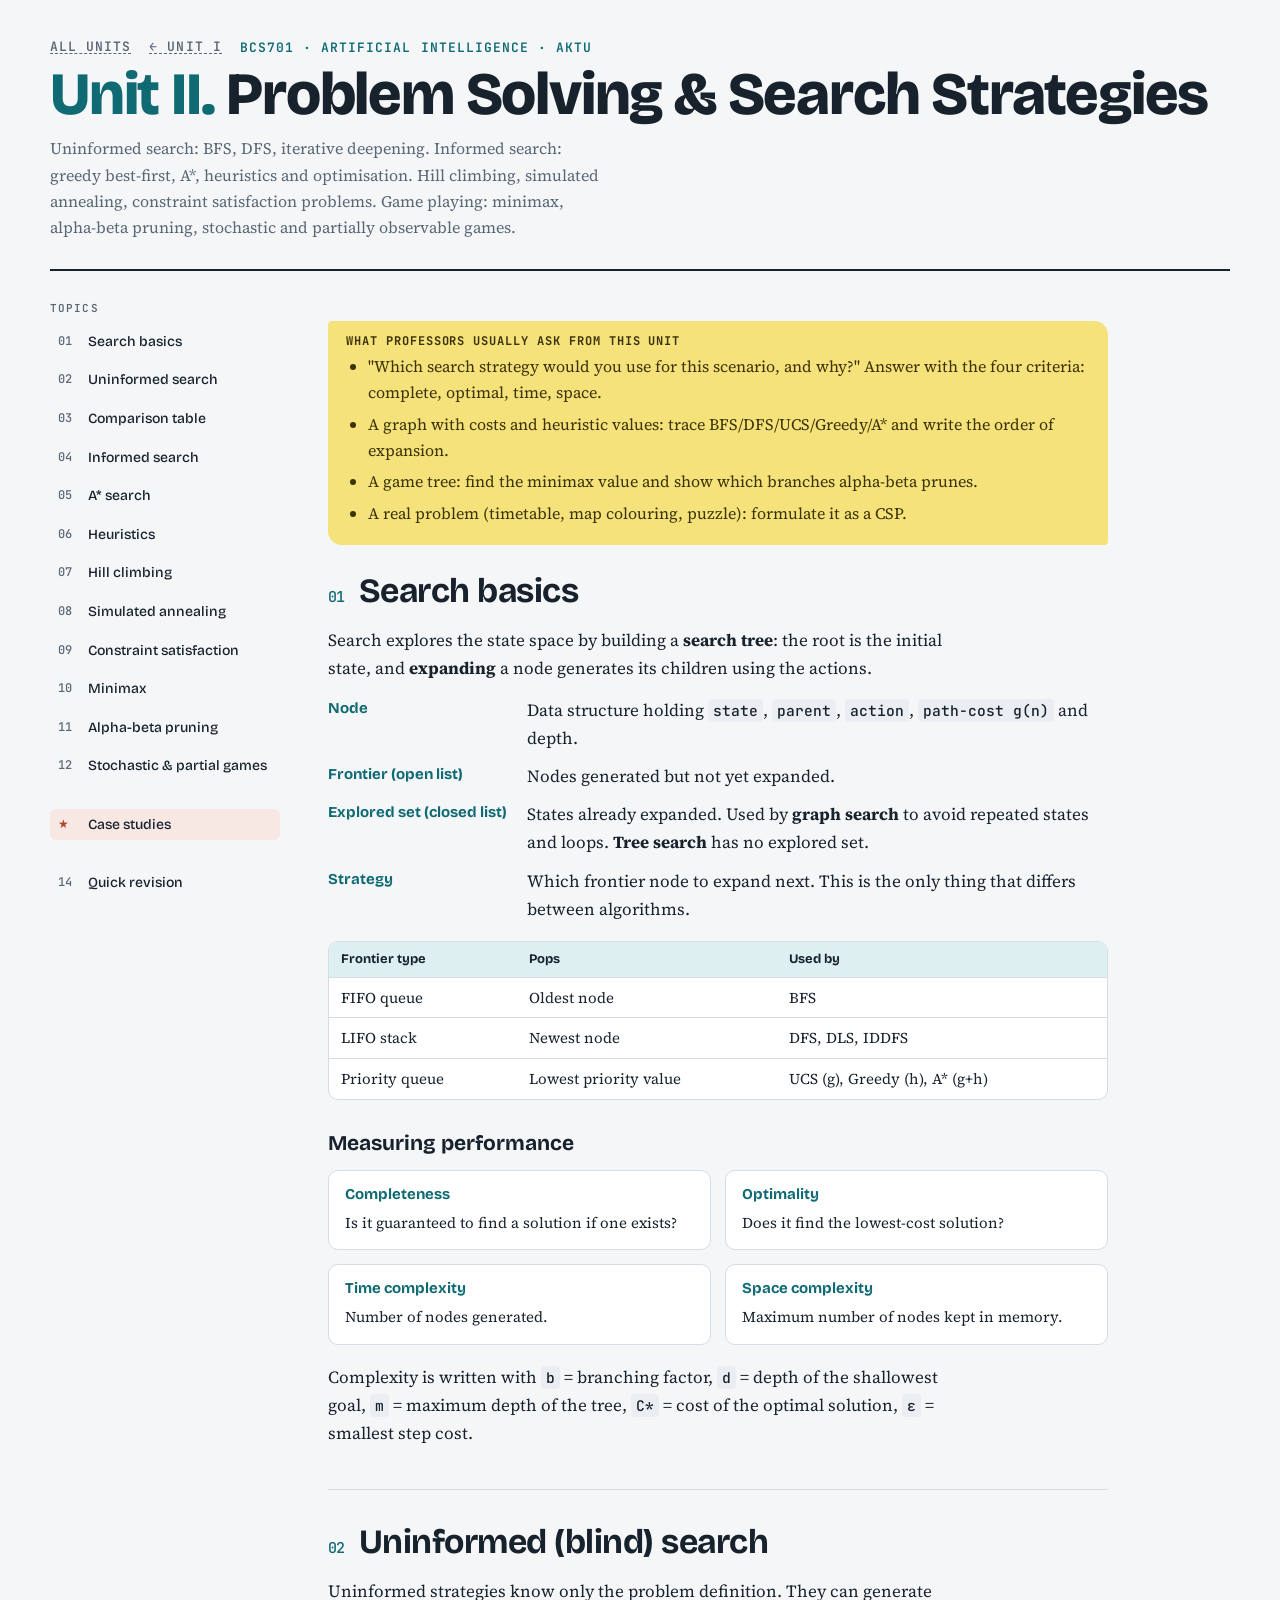
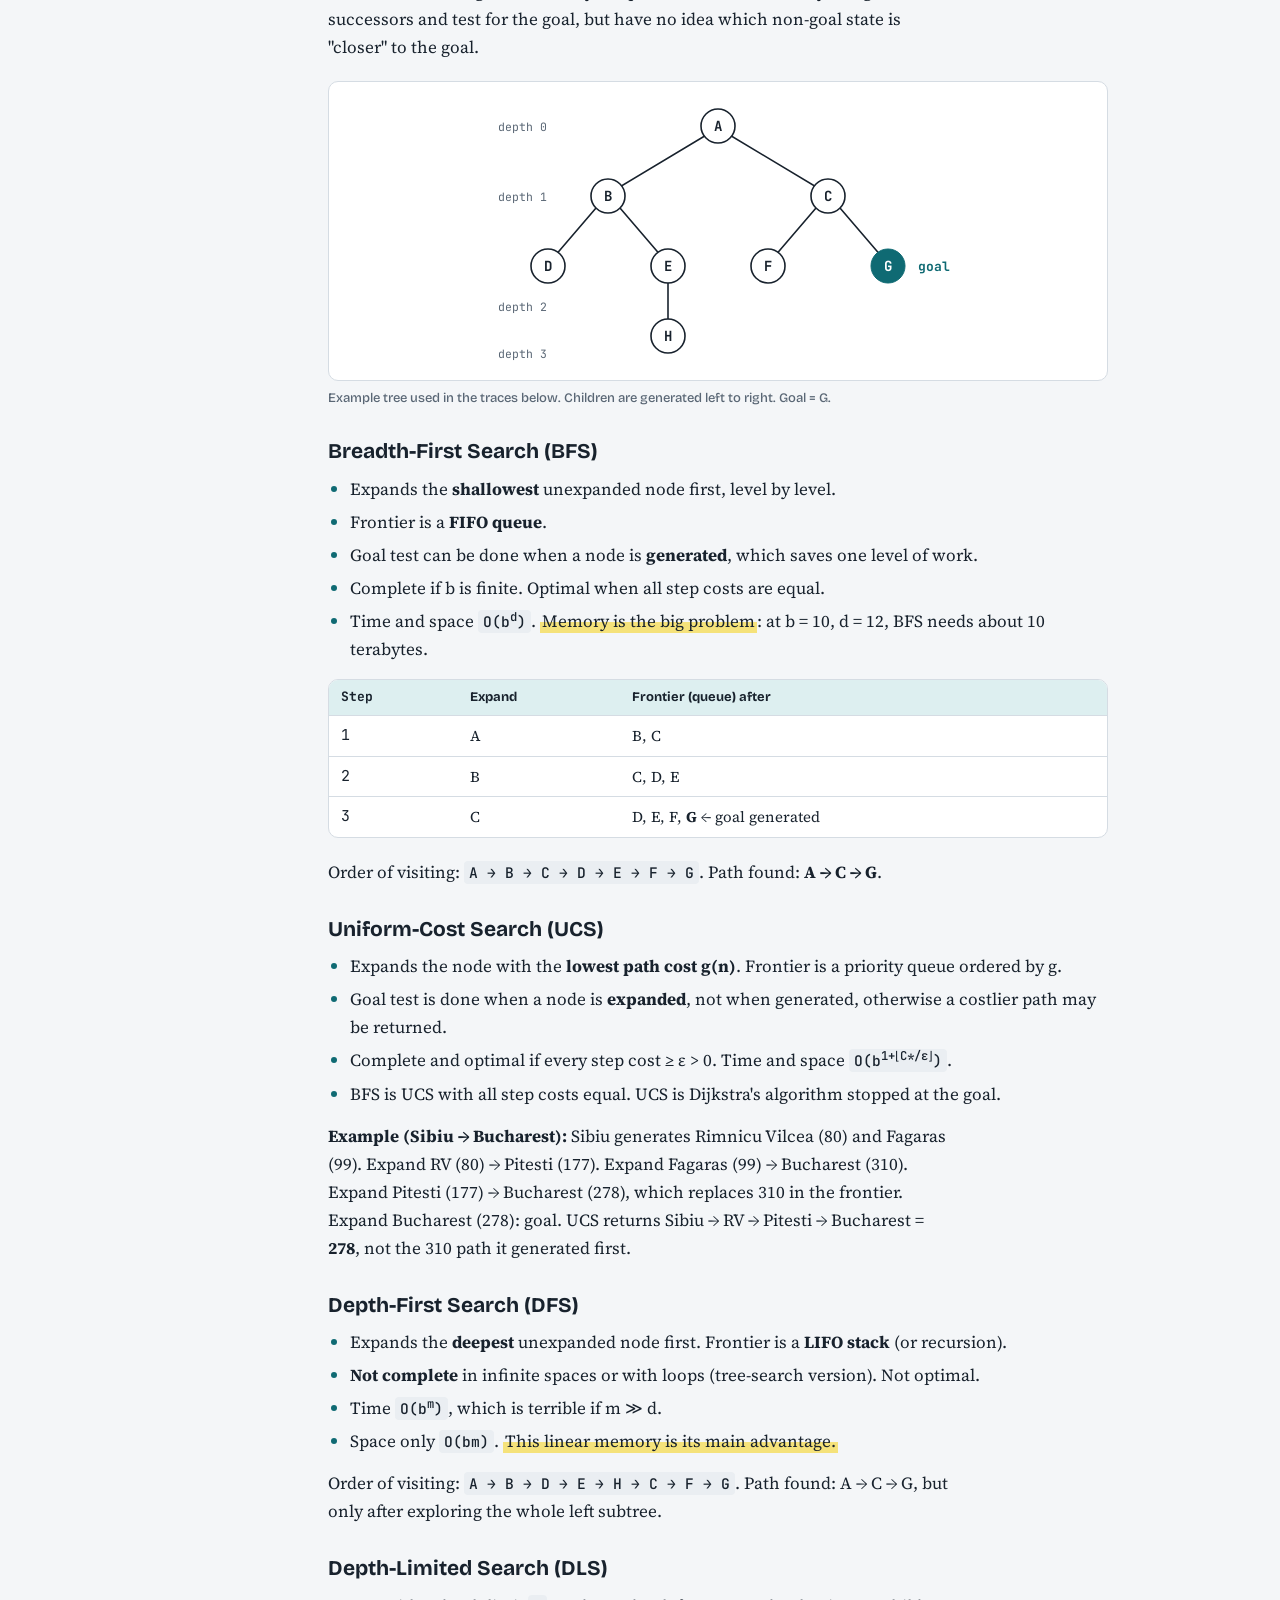
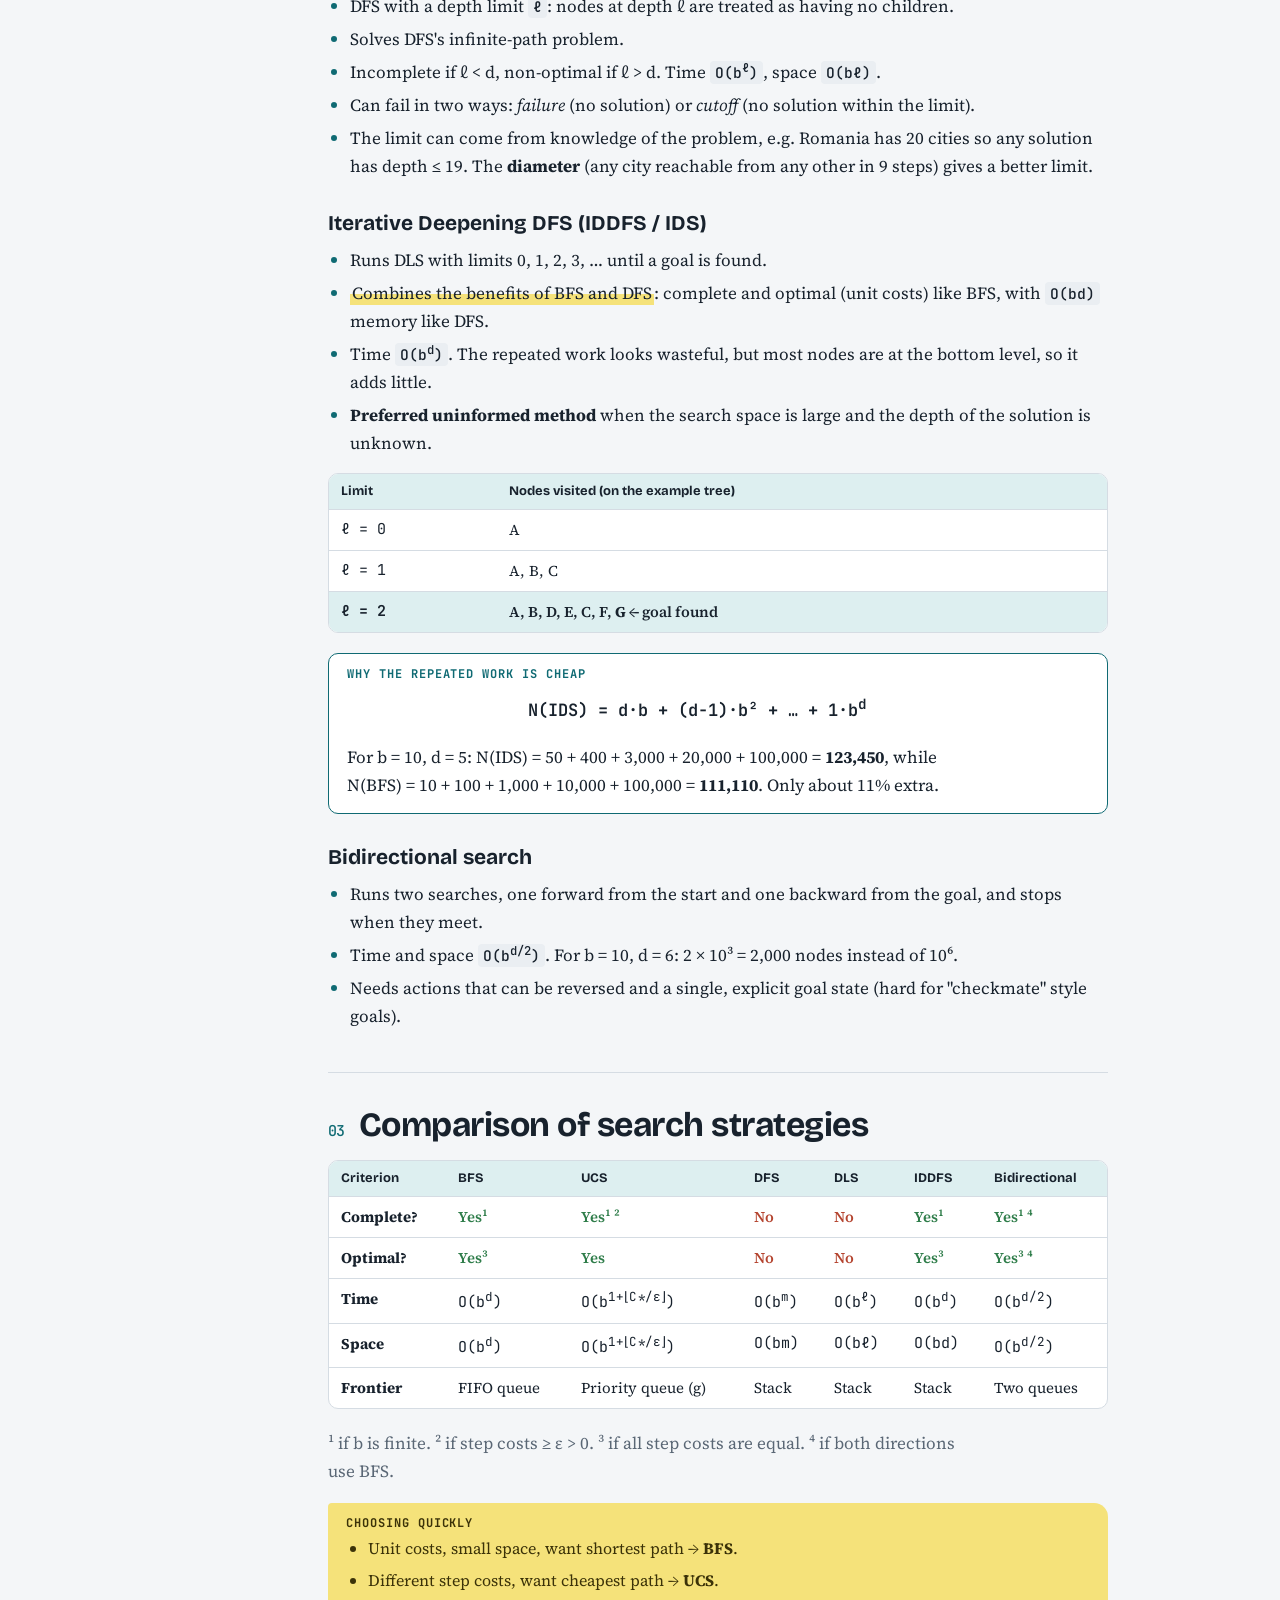
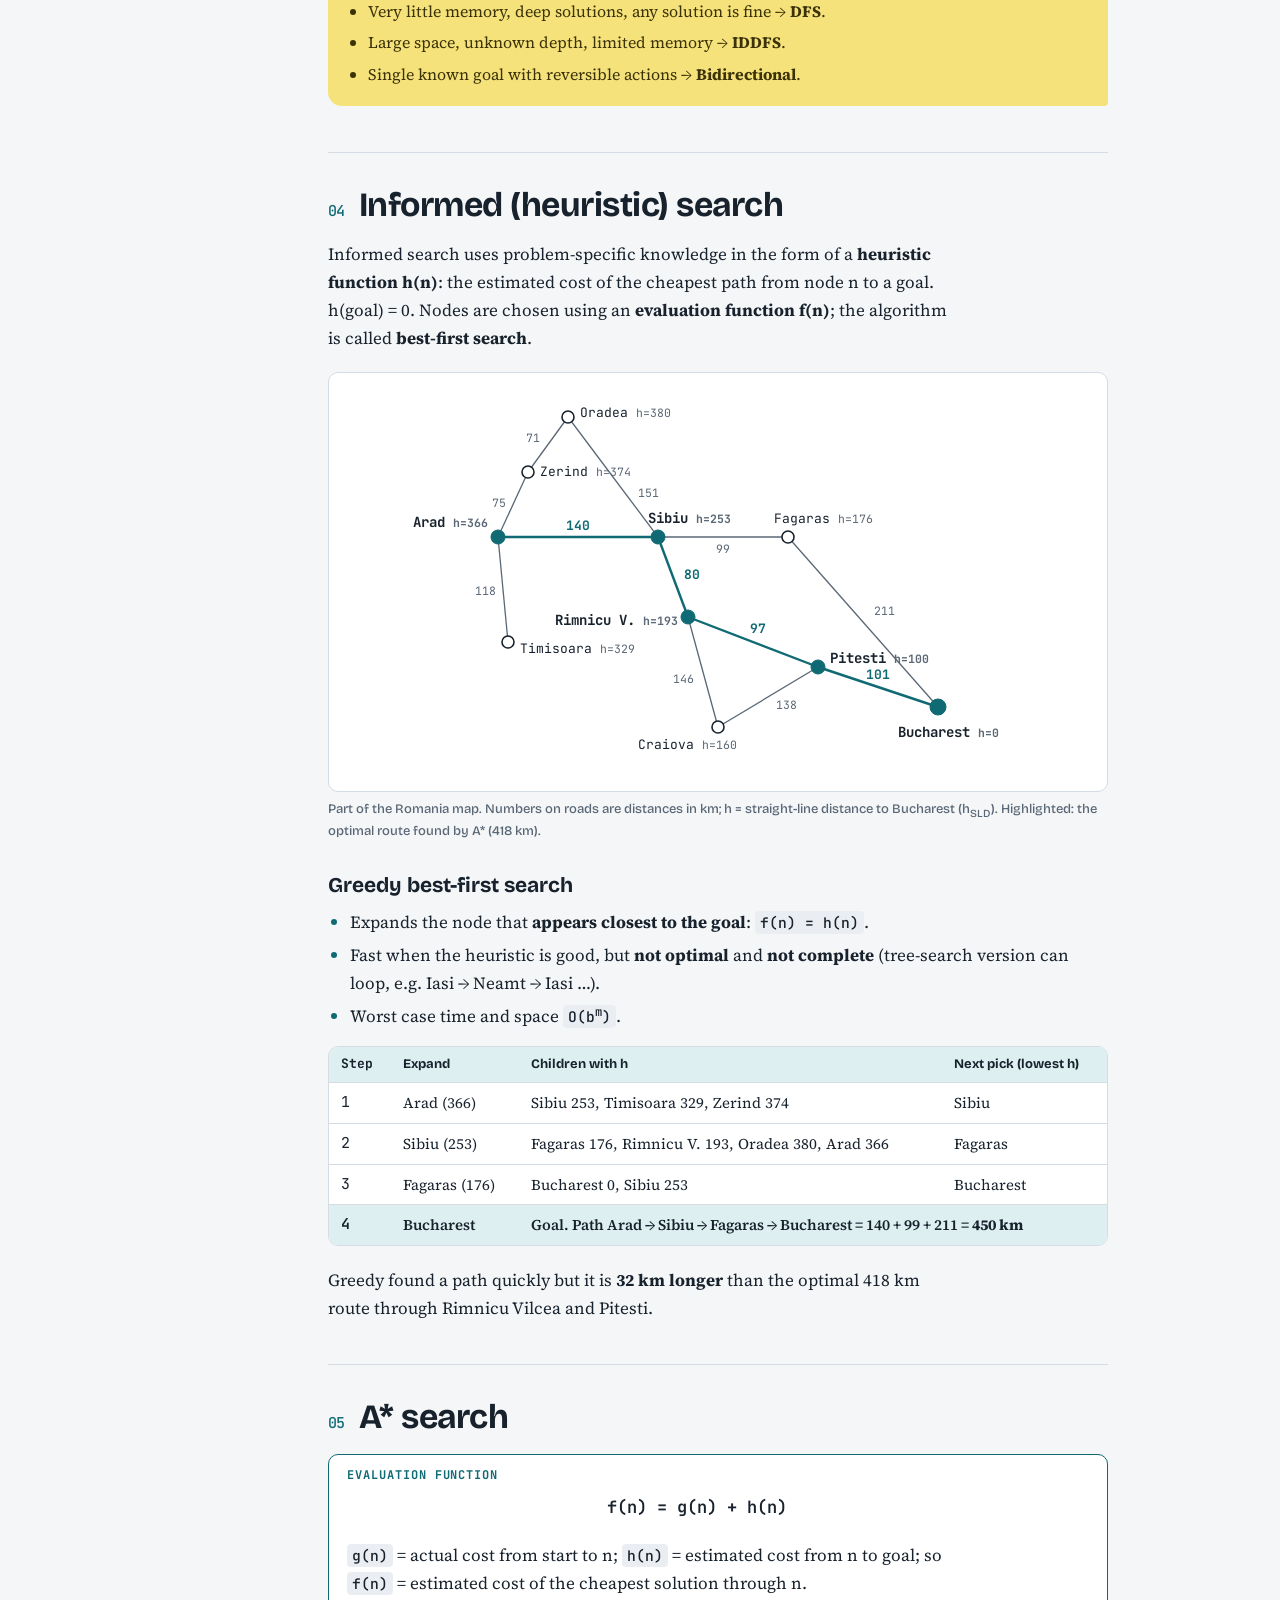
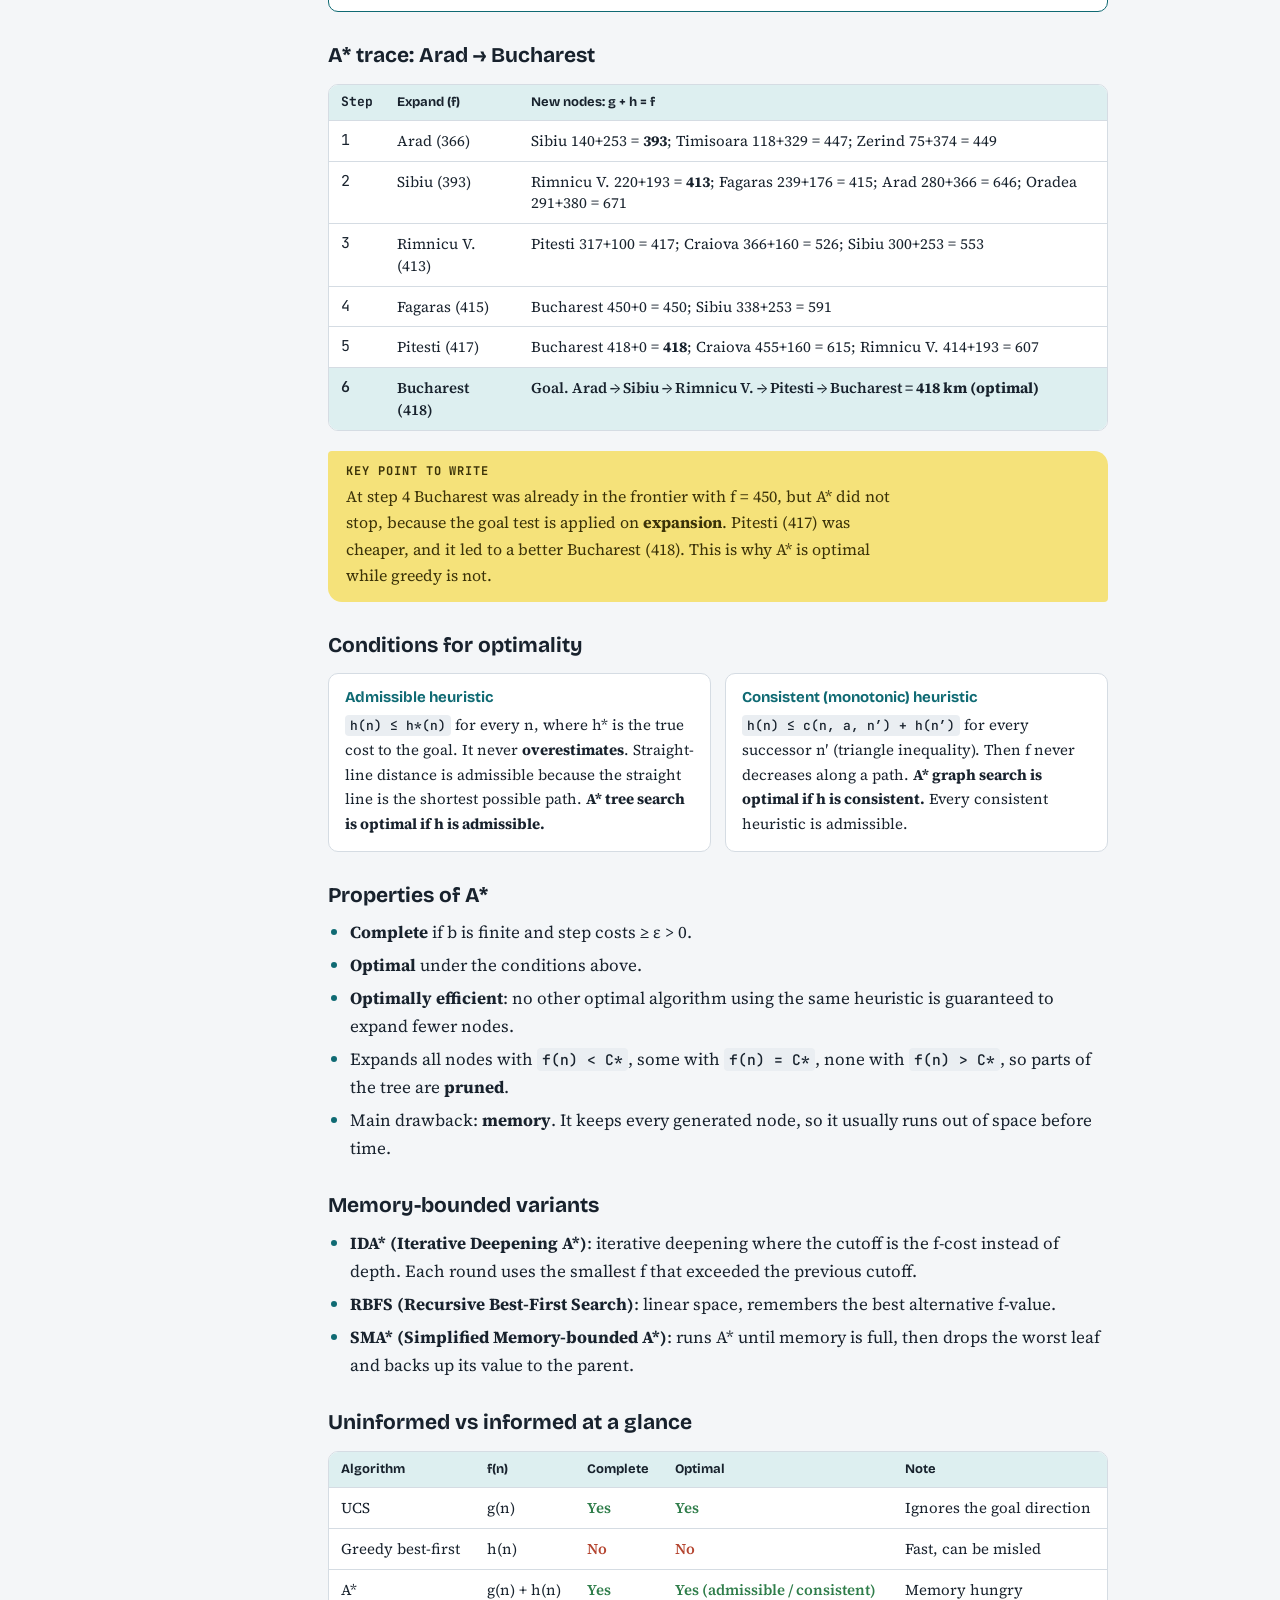
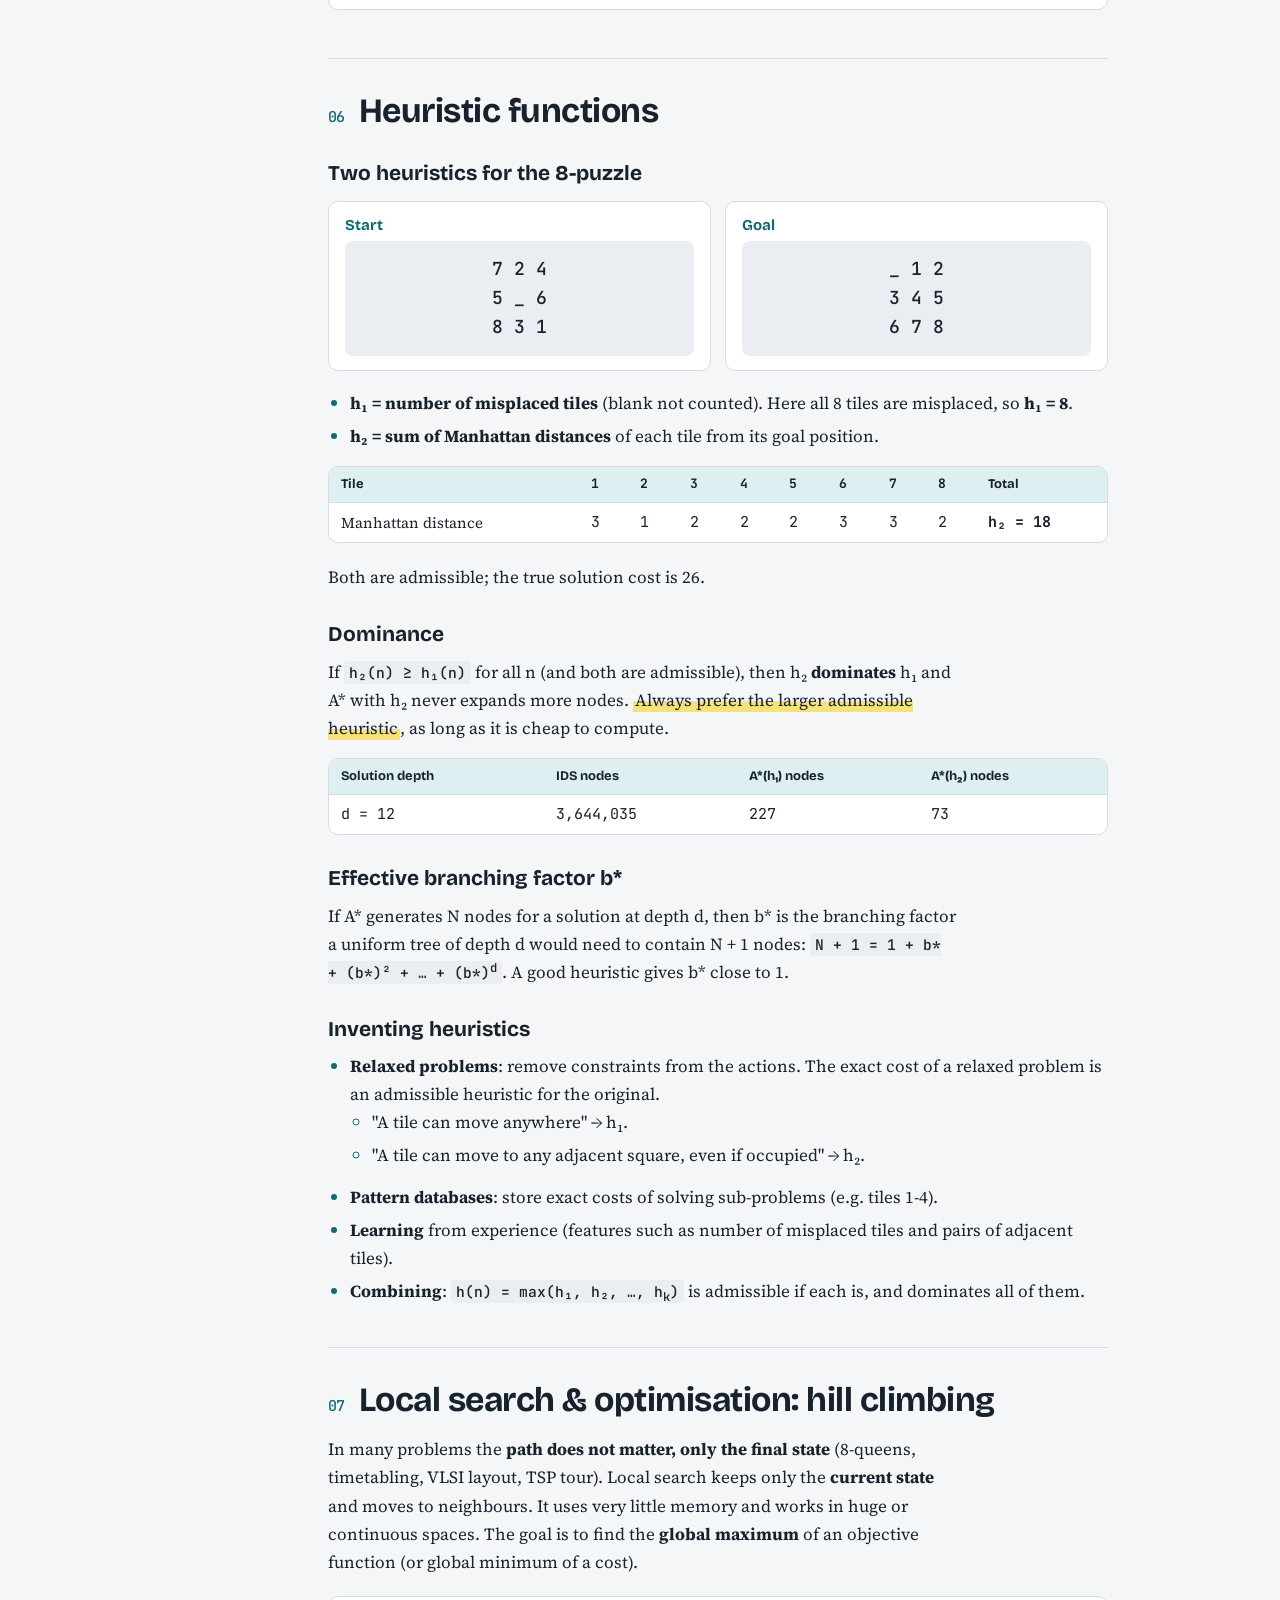
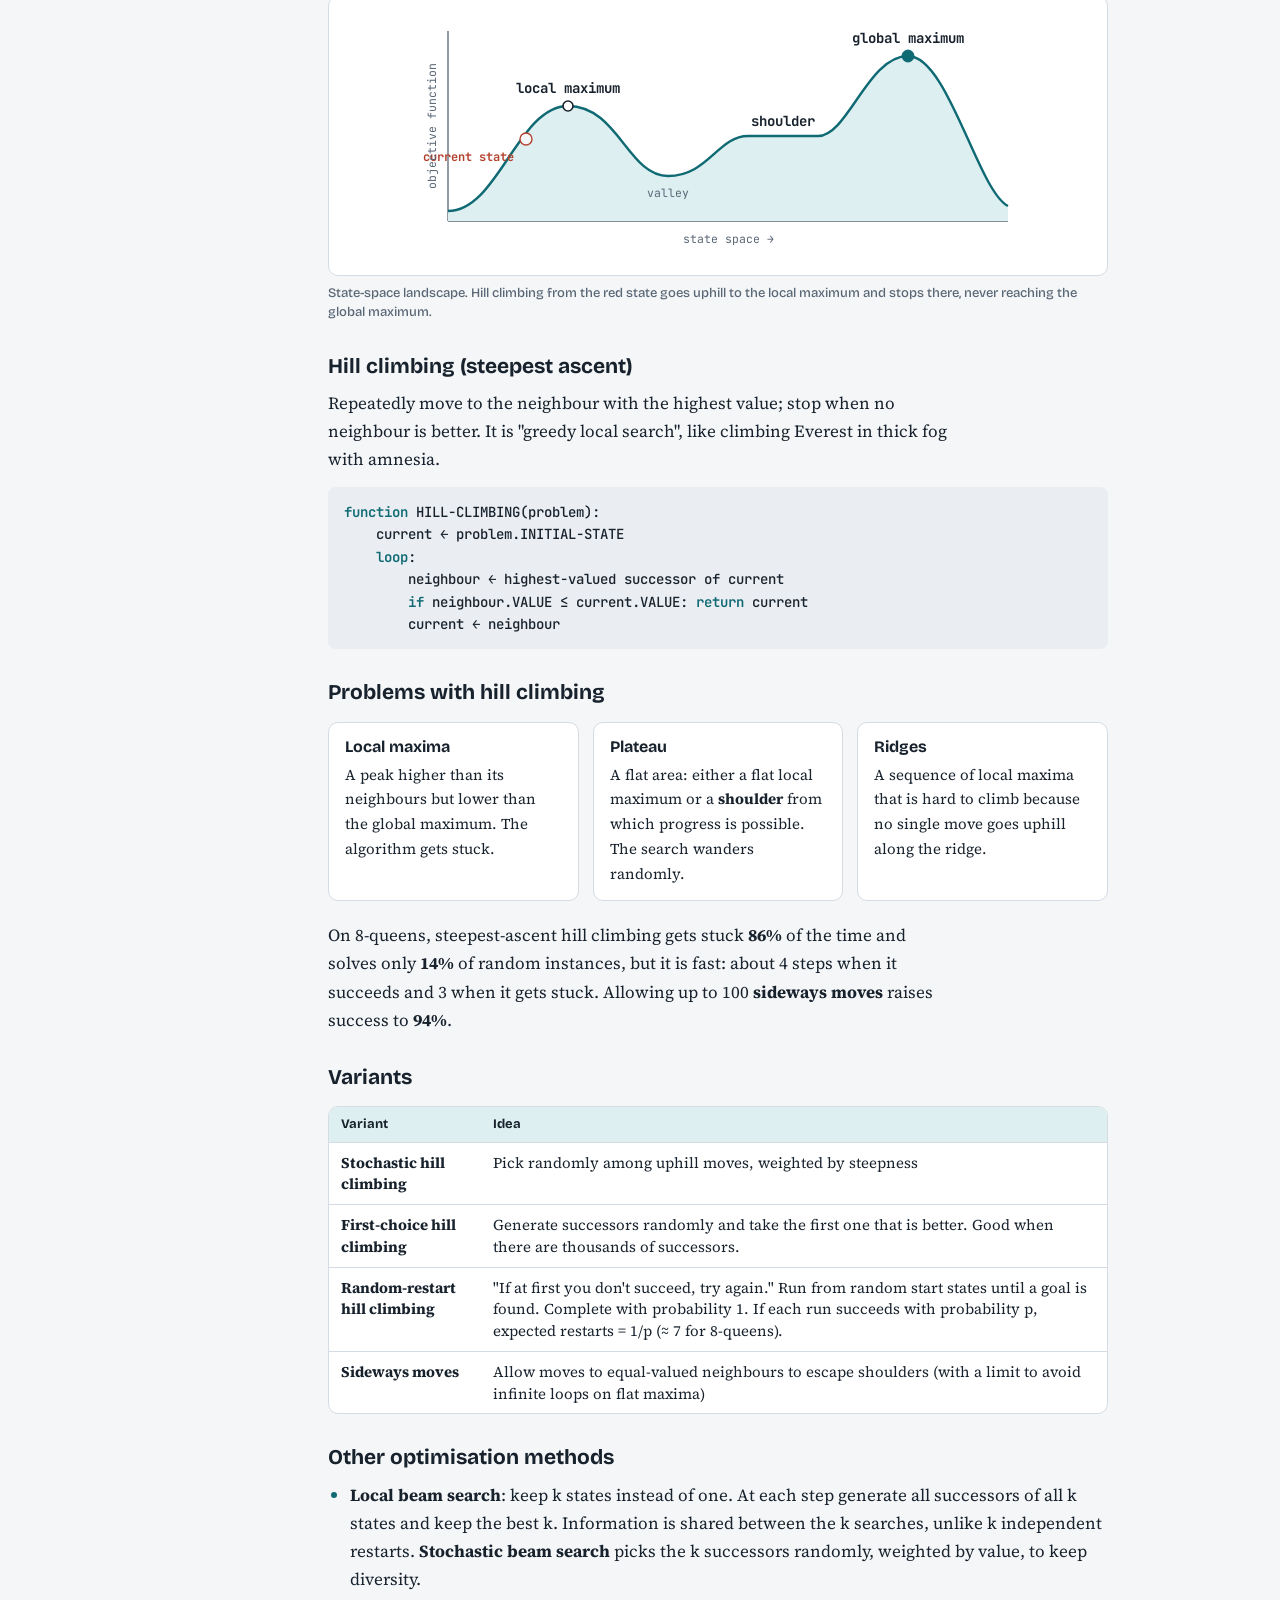
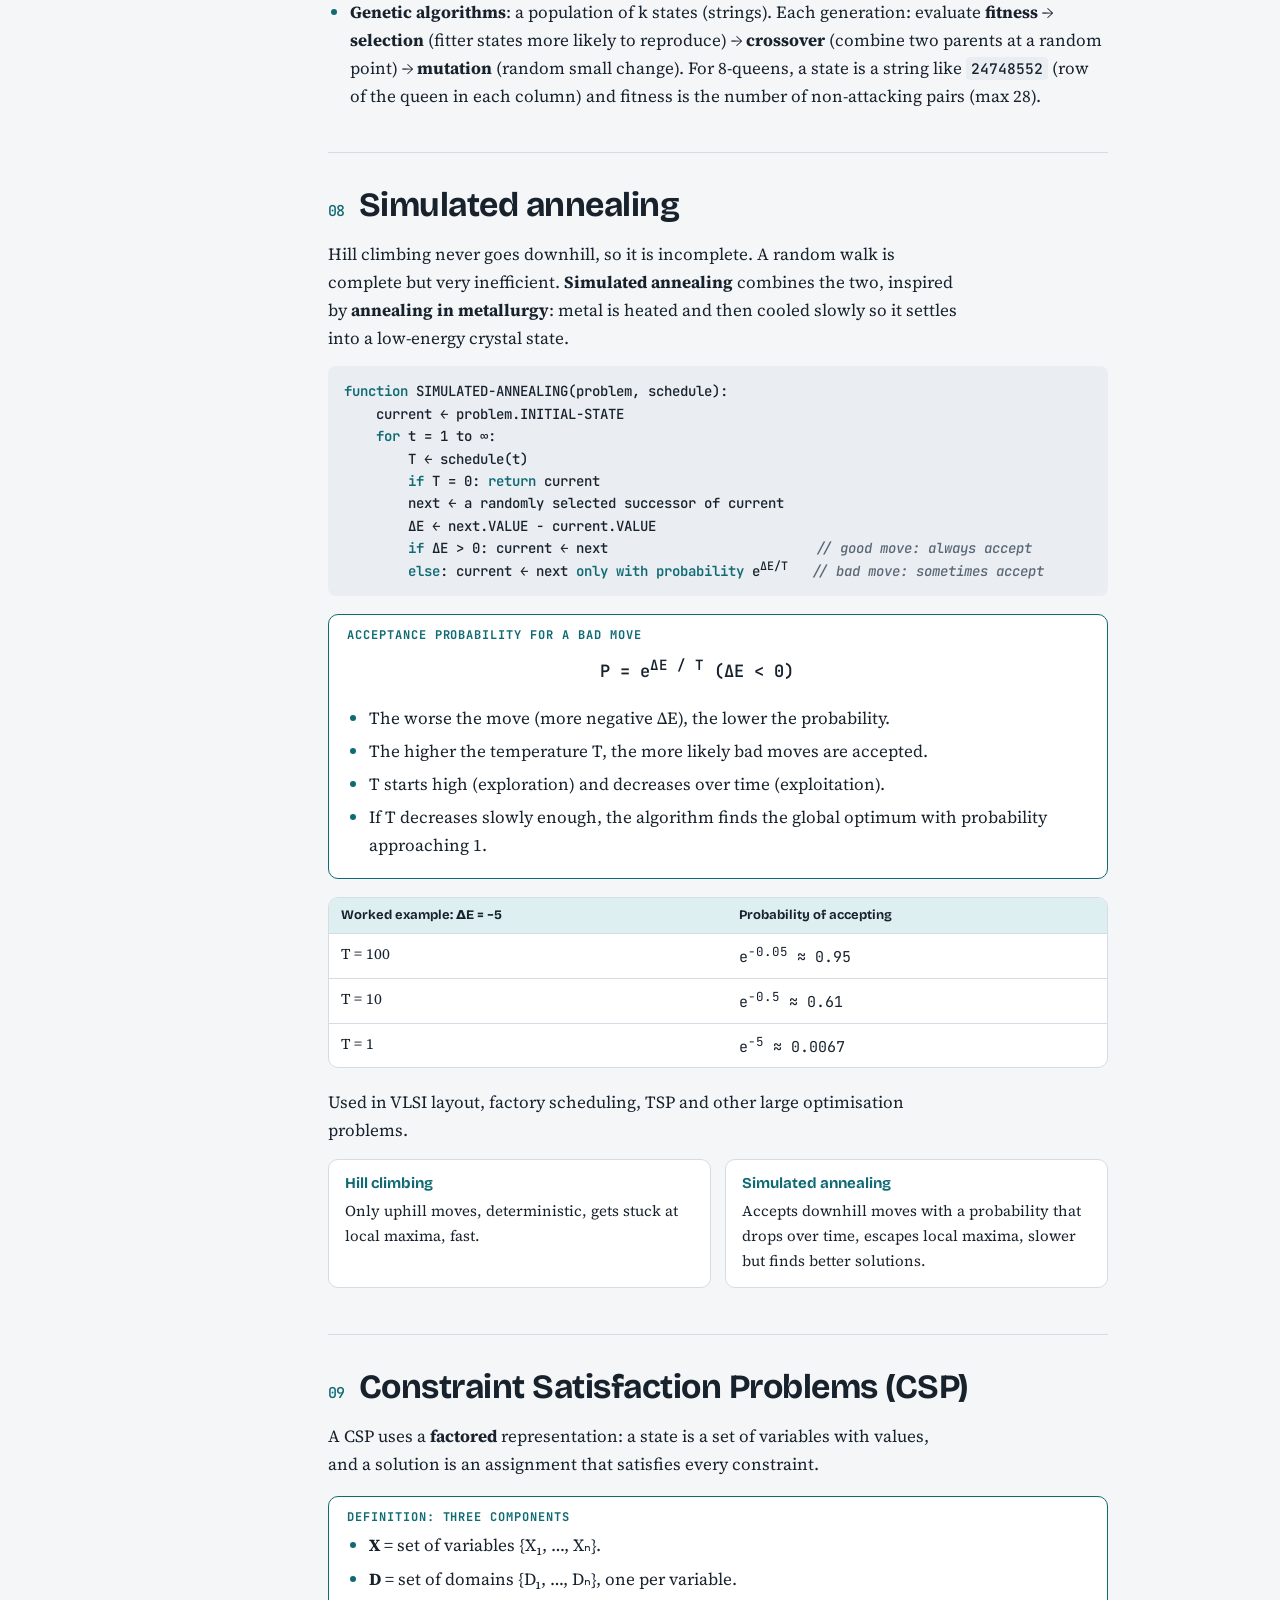
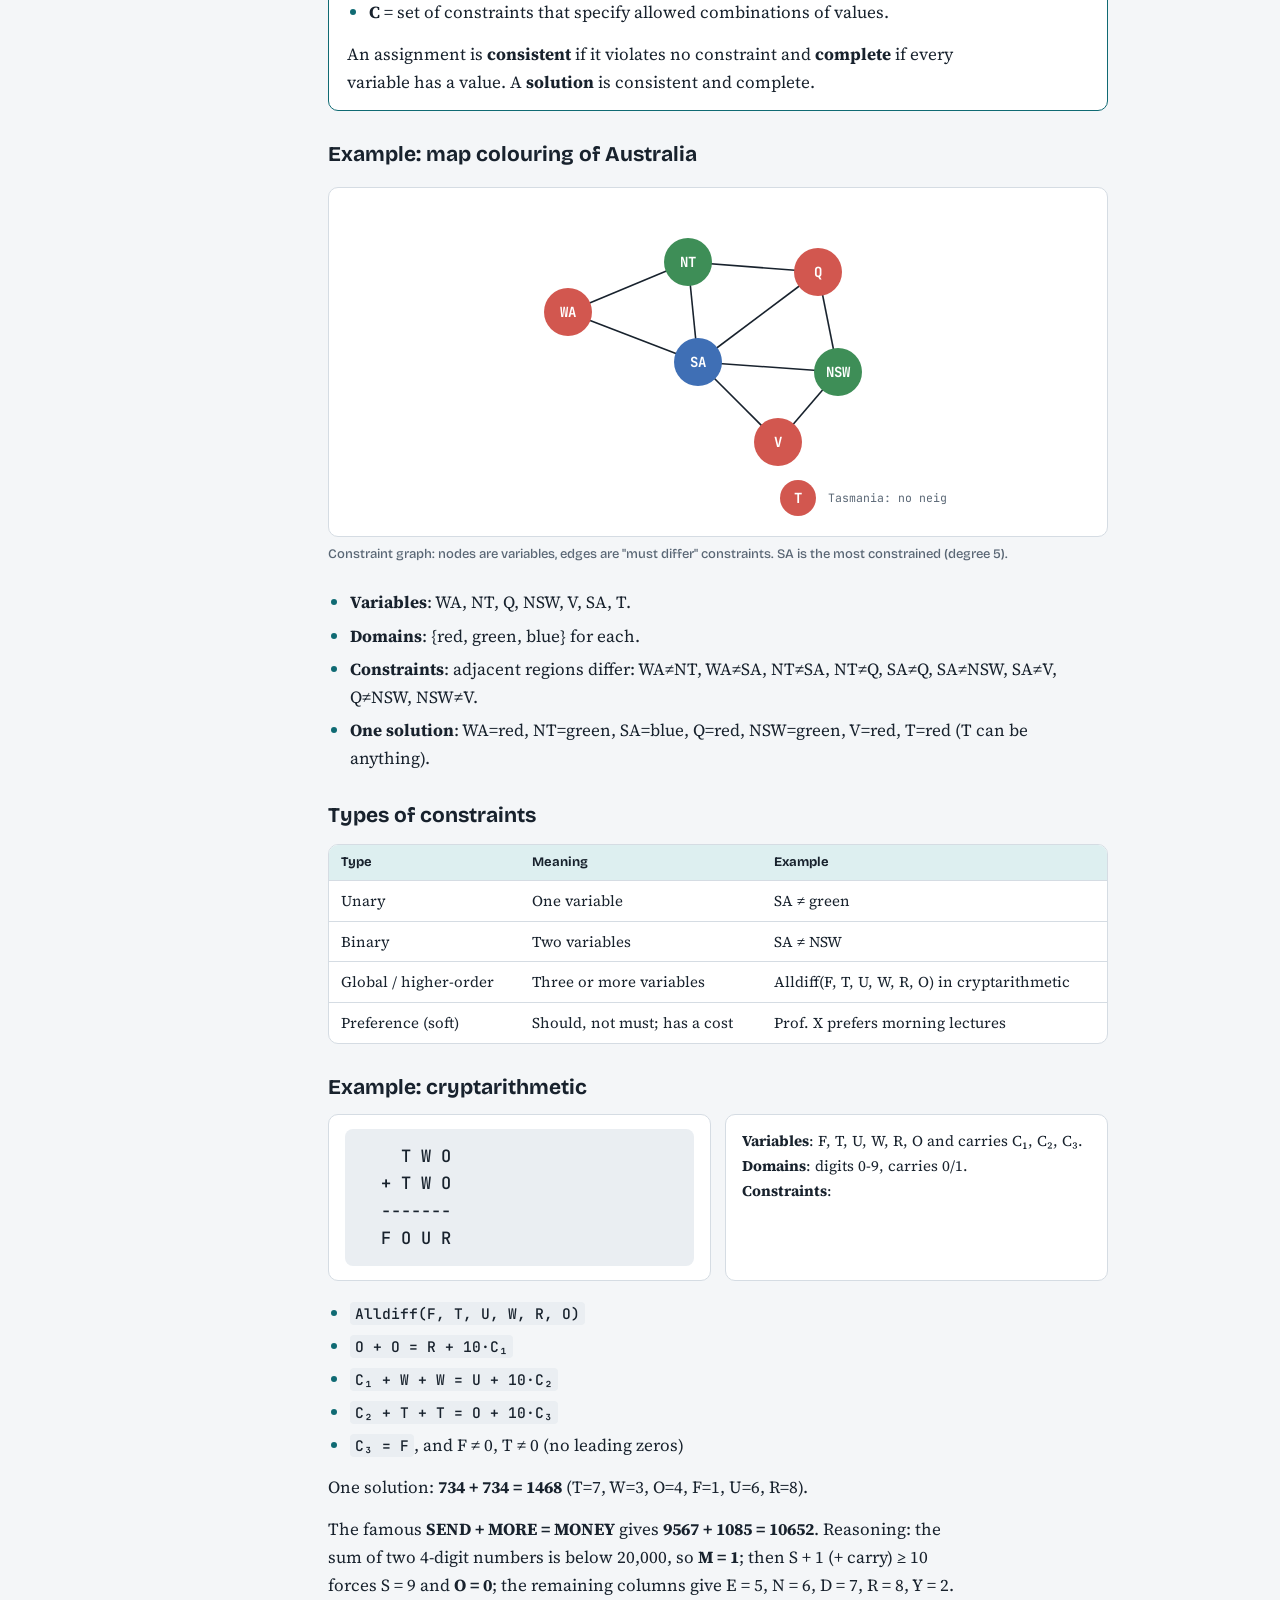
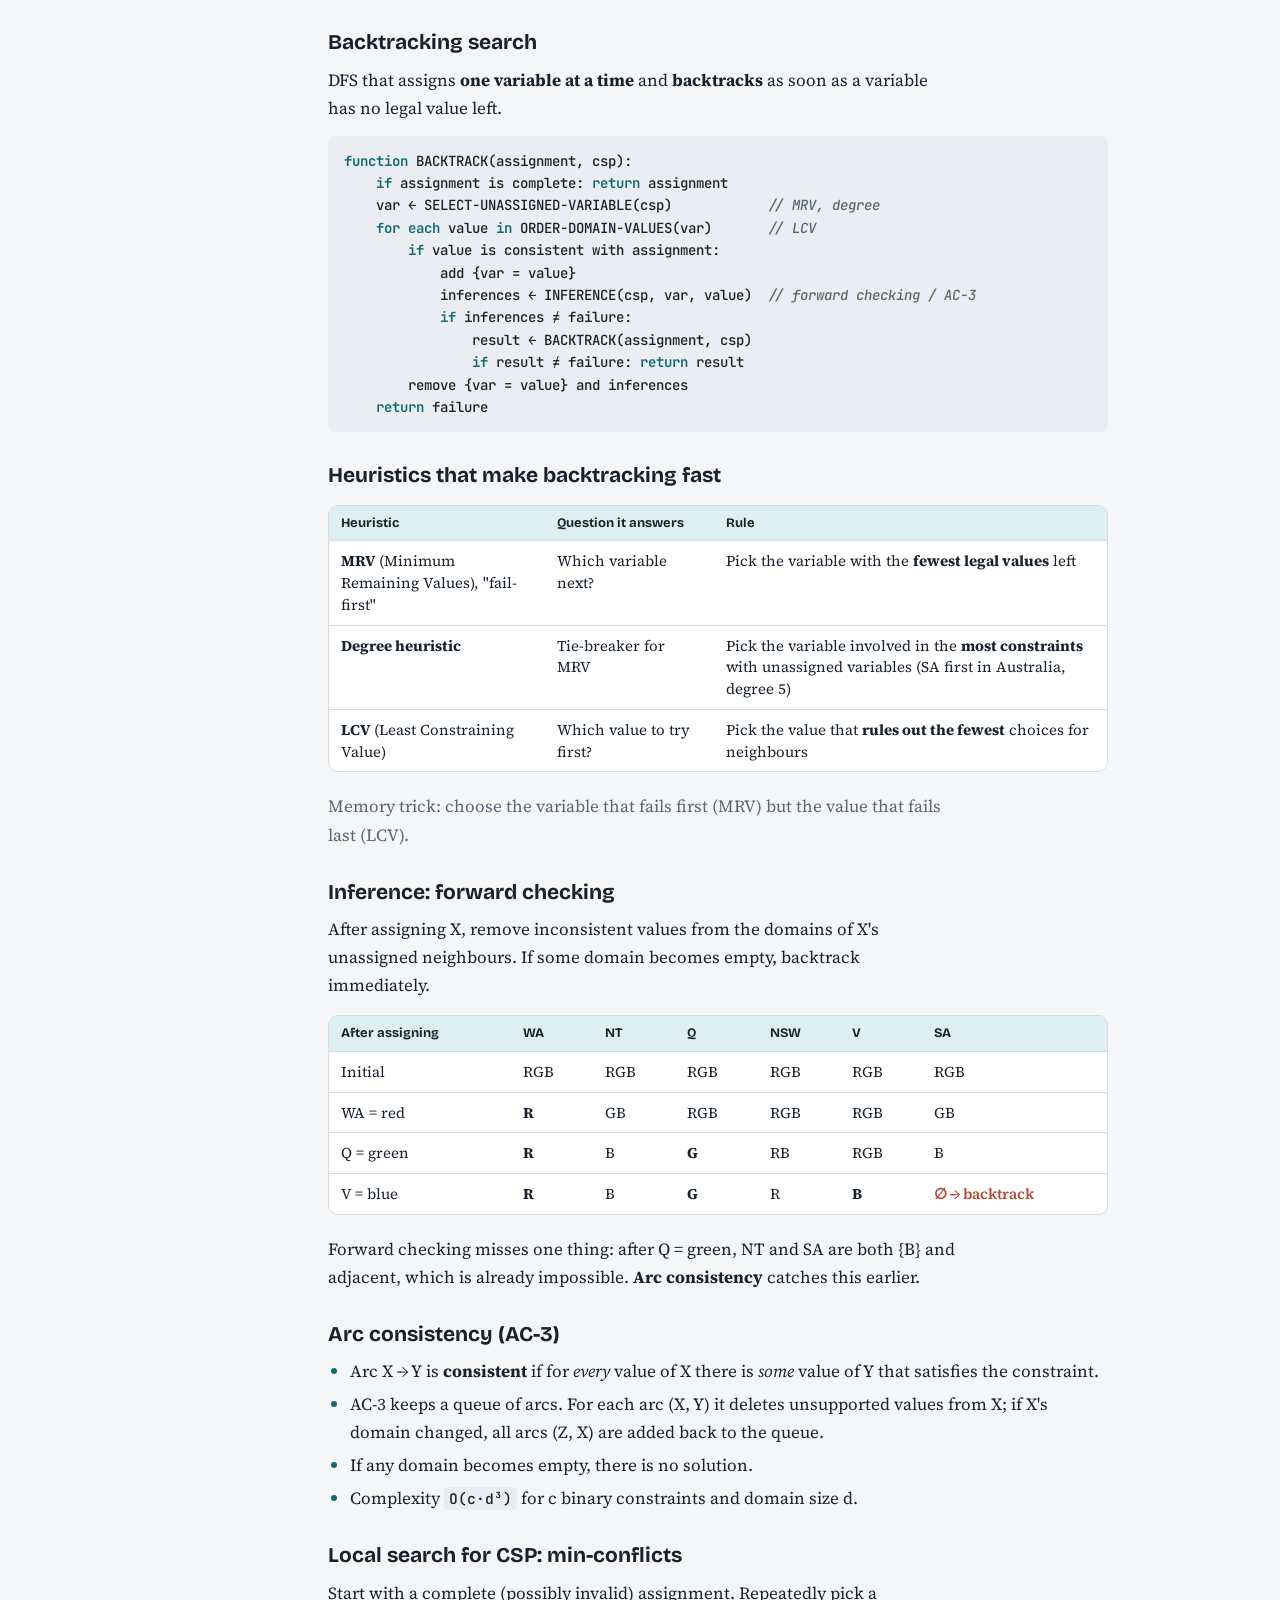
<file: unit2.html>
<!doctype html>
<html lang="en">
<head>
<meta charset="utf-8">
<meta name="viewport" content="width=device-width, initial-scale=1">
<meta name="author" content="Vighnesh Shukla">
<title>Unit II: Search Strategies</title>
<link rel="preconnect" href="https://fonts.googleapis.com">
<link rel="preconnect" href="https://fonts.gstatic.com" crossorigin>
<link rel="stylesheet" href="https://fonts.googleapis.com/css2?family=Bricolage+Grotesque:opsz,wght@12..96,500;12..96,700;12..96,800&family=JetBrains+Mono:wght@400;500;600;700&family=Source+Serif+4:ital,opsz,wght@0,8..60,400;0,8..60,700;1,8..60,400&display=swap">
<link rel="stylesheet" href="notes.css">
</head>
<body>

<header class="masthead">
  <div class="course">
    <a href="index.html">All units</a>
    <a href="unit1.html">← Unit I</a>
    <span>BCS701 · Artificial Intelligence · AKTU</span>
  </div>
  <h1><span class="unit-no">Unit II.</span> Problem Solving &amp; Search Strategies</h1>
  <p class="scope">Uninformed search: BFS, DFS, iterative deepening. Informed search: greedy best-first, A*, heuristics and optimisation. Hill climbing, simulated annealing, constraint satisfaction problems. Game playing: minimax, alpha-beta pruning, stochastic and partially observable games.</p>
</header>

<div class="layout">
  <nav class="toc" aria-label="Topics">
    <p>Topics</p>
    <ol>
      <li><a href="#basics">Search basics</a></li>
      <li><a href="#uninformed">Uninformed search</a></li>
      <li><a href="#compare-uninformed">Comparison table</a></li>
      <li><a href="#informed">Informed search</a></li>
      <li><a href="#astar">A* search</a></li>
      <li><a href="#heuristics">Heuristics</a></li>
      <li><a href="#local">Hill climbing</a></li>
      <li><a href="#annealing">Simulated annealing</a></li>
      <li><a href="#csp">Constraint satisfaction</a></li>
      <li><a href="#minimax">Minimax</a></li>
      <li><a href="#alphabeta">Alpha-beta pruning</a></li>
      <li><a href="#stochastic">Stochastic &amp; partial games</a></li>
      <li><a class="case" href="#cases">Case studies</a></li>
      <li><a href="#revision">Quick revision</a></li>
    </ol>
  </nav>

  <main>
    <div class="tip">
      <b class="lbl">What professors usually ask from this unit</b>
      <ul>
        <li>"Which search strategy would you use for this scenario, and why?" Answer with the four criteria: complete, optimal, time, space.</li>
        <li>A graph with costs and heuristic values: trace BFS/DFS/UCS/Greedy/A* and write the order of expansion.</li>
        <li>A game tree: find the minimax value and show which branches alpha-beta prunes.</li>
        <li>A real problem (timetable, map colouring, puzzle): formulate it as a CSP.</li>
      </ul>
    </div>

    <!-- 1 -->
    <section id="basics">
      <h2><span class="num">01</span>Search basics</h2>
      <p>Search explores the state space by building a <strong>search tree</strong>: the root is the initial state, and <strong>expanding</strong> a node generates its children using the actions.</p>
      <dl class="terms">
        <dt>Node</dt><dd>Data structure holding <code>state</code>, <code>parent</code>, <code>action</code>, <code>path-cost g(n)</code> and depth.</dd>
        <dt>Frontier (open list)</dt><dd>Nodes generated but not yet expanded.</dd>
        <dt>Explored set (closed list)</dt><dd>States already expanded. Used by <strong>graph search</strong> to avoid repeated states and loops. <strong>Tree search</strong> has no explored set.</dd>
        <dt>Strategy</dt><dd>Which frontier node to expand next. This is the only thing that differs between algorithms.</dd>
      </dl>
      <div class="tbl">
        <table>
          <thead><tr><th>Frontier type</th><th>Pops</th><th>Used by</th></tr></thead>
          <tbody>
            <tr><td>FIFO queue</td><td>Oldest node</td><td>BFS</td></tr>
            <tr><td>LIFO stack</td><td>Newest node</td><td>DFS, DLS, IDDFS</td></tr>
            <tr><td>Priority queue</td><td>Lowest priority value</td><td>UCS (g), Greedy (h), A* (g+h)</td></tr>
          </tbody>
        </table>
      </div>
      <h3>Measuring performance</h3>
      <div class="split">
        <div><h5>Completeness</h5><p>Is it guaranteed to find a solution if one exists?</p></div>
        <div><h5>Optimality</h5><p>Does it find the lowest-cost solution?</p></div>
        <div><h5>Time complexity</h5><p>Number of nodes generated.</p></div>
        <div><h5>Space complexity</h5><p>Maximum number of nodes kept in memory.</p></div>
      </div>
      <p>Complexity is written with <code>b</code> = branching factor, <code>d</code> = depth of the shallowest goal, <code>m</code> = maximum depth of the tree, <code>C*</code> = cost of the optimal solution, <code>ε</code> = smallest step cost.</p>
    </section>

    <!-- 2 -->
    <section id="uninformed">
      <h2><span class="num">02</span>Uninformed (blind) search</h2>
      <p>Uninformed strategies know only the problem definition.
      They can generate successors and test for the goal, but have no idea which non-goal state is "closer" to the goal.</p>

      <figure>
        <div class="fig">
          <svg viewBox="0 0 480 270" width="480" role="img" aria-label="Example tree: A has children B and C; B has D and E; C has F and G; E has H. Goal is G.">
            <path d="M240,32 L130,98 M240,32 L350,98 M130,98 L70,168 M130,98 L190,168 M350,98 L290,168 M350,98 L410,168 M190,168 L190,238" class="ln"/>
            <circle cx="240" cy="30" r="17" class="node"/><text x="240" y="35" text-anchor="middle" class="t-b">A</text>
            <circle cx="130" cy="100" r="17" class="node"/><text x="130" y="105" text-anchor="middle" class="t-b">B</text>
            <circle cx="350" cy="100" r="17" class="node"/><text x="350" y="105" text-anchor="middle" class="t-b">C</text>
            <circle cx="70" cy="170" r="17" class="node"/><text x="70" y="175" text-anchor="middle" class="t-b">D</text>
            <circle cx="190" cy="170" r="17" class="node"/><text x="190" y="175" text-anchor="middle" class="t-b">E</text>
            <circle cx="290" cy="170" r="17" class="node"/><text x="290" y="175" text-anchor="middle" class="t-b">F</text>
            <circle cx="410" cy="170" r="17" class="node-acc"/><text x="410" y="175" text-anchor="middle" class="t-inv">G</text>
            <circle cx="190" cy="240" r="17" class="node"/><text x="190" y="245" text-anchor="middle" class="t-b">H</text>
            <text x="440" y="175" class="t-acc">goal</text>
            <text x="20" y="35" class="t-m">depth 0</text>
            <text x="20" y="105" class="t-m">depth 1</text>
            <text x="20" y="215" class="t-m">depth 2</text>
            <text x="20" y="262" class="t-m">depth 3</text>
          </svg>
        </div>
        <figcaption>Example tree used in the traces below. Children are generated left to right. Goal = G.</figcaption>
      </figure>

      <h3>Breadth-First Search (BFS)</h3>
      <ul>
        <li>Expands the <strong>shallowest</strong> unexpanded node first, level by level.</li>
        <li>Frontier is a <strong>FIFO queue</strong>.</li>
        <li>Goal test can be done when a node is <strong>generated</strong>, which saves one level of work.</li>
        <li>Complete if b is finite. Optimal when all step costs are equal.</li>
        <li>Time and space <code>O(b<sup>d</sup>)</code>. <span class="hl">Memory is the big problem</span>: at b = 10, d = 12, BFS needs about 10 terabytes.</li>
      </ul>
      <div class="tbl">
        <table>
          <thead><tr><th class="num">Step</th><th>Expand</th><th>Frontier (queue) after</th></tr></thead>
          <tbody>
            <tr><td class="num">1</td><td>A</td><td>B, C</td></tr>
            <tr><td class="num">2</td><td>B</td><td>C, D, E</td></tr>
            <tr><td class="num">3</td><td>C</td><td>D, E, F, <strong>G</strong> ← goal generated</td></tr>
          </tbody>
        </table>
      </div>
      <p>Order of visiting: <code>A → B → C → D → E → F → G</code>. Path found: <strong>A → C → G</strong>.</p>

      <h3>Uniform-Cost Search (UCS)</h3>
      <ul>
        <li>Expands the node with the <strong>lowest path cost g(n)</strong>. Frontier is a priority queue ordered by g.</li>
        <li>Goal test is done when a node is <strong>expanded</strong>, not when generated, otherwise a costlier path may be returned.</li>
        <li>Complete and optimal if every step cost ≥ ε &gt; 0. Time and space <code>O(b<sup>1+⌊C*/ε⌋</sup>)</code>.</li>
        <li>BFS is UCS with all step costs equal. UCS is Dijkstra's algorithm stopped at the goal.</li>
      </ul>
      <p><strong>Example (Sibiu → Bucharest):</strong> Sibiu generates Rimnicu Vilcea (80) and Fagaras (99).
      Expand RV (80) → Pitesti (177).
      Expand Fagaras (99) → Bucharest (310).
      Expand Pitesti (177) → Bucharest (278), which replaces 310 in the frontier.
      Expand Bucharest (278): goal. UCS returns Sibiu → RV → Pitesti → Bucharest = <strong>278</strong>, not the 310 path it generated first.</p>

      <h3>Depth-First Search (DFS)</h3>
      <ul>
        <li>Expands the <strong>deepest</strong> unexpanded node first. Frontier is a <strong>LIFO stack</strong> (or recursion).</li>
        <li><strong>Not complete</strong> in infinite spaces or with loops (tree-search version). Not optimal.</li>
        <li>Time <code>O(b<sup>m</sup>)</code>, which is terrible if m ≫ d.</li>
        <li>Space only <code>O(bm)</code>. <span class="hl">This linear memory is its main advantage.</span></li>
      </ul>
      <p>Order of visiting: <code>A → B → D → E → H → C → F → G</code>. Path found: A → C → G, but only after exploring the whole left subtree.</p>

      <h3>Depth-Limited Search (DLS)</h3>
      <ul>
        <li>DFS with a depth limit <code>ℓ</code>: nodes at depth ℓ are treated as having no children.</li>
        <li>Solves DFS's infinite-path problem.</li>
        <li>Incomplete if ℓ &lt; d, non-optimal if ℓ &gt; d. Time <code>O(b<sup>ℓ</sup>)</code>, space <code>O(bℓ)</code>.</li>
        <li>Can fail in two ways: <em>failure</em> (no solution) or <em>cutoff</em> (no solution within the limit).</li>
        <li>The limit can come from knowledge of the problem, e.g. Romania has 20 cities so any solution has depth ≤ 19. The <strong>diameter</strong> (any city reachable from any other in 9 steps) gives a better limit.</li>
      </ul>

      <h3>Iterative Deepening DFS (IDDFS / IDS)</h3>
      <ul>
        <li>Runs DLS with limits 0, 1, 2, 3, … until a goal is found.</li>
        <li><span class="hl">Combines the benefits of BFS and DFS</span>: complete and optimal (unit costs) like BFS, with <code>O(bd)</code> memory like DFS.</li>
        <li>Time <code>O(b<sup>d</sup>)</code>. The repeated work looks wasteful, but most nodes are at the bottom level, so it adds little.</li>
        <li><strong>Preferred uninformed method</strong> when the search space is large and the depth of the solution is unknown.</li>
      </ul>
      <div class="tbl">
        <table>
          <thead><tr><th>Limit</th><th>Nodes visited (on the example tree)</th></tr></thead>
          <tbody>
            <tr><td class="num">ℓ = 0</td><td>A</td></tr>
            <tr><td class="num">ℓ = 1</td><td>A, B, C</td></tr>
            <tr class="win"><td class="num">ℓ = 2</td><td>A, B, D, E, C, F, <strong>G</strong> ← goal found</td></tr>
          </tbody>
        </table>
      </div>
      <div class="key">
        <span class="lbl">Why the repeated work is cheap</span>
        <p class="formula">N(IDS) = d·b + (d−1)·b² + … + 1·b<sup>d</sup></p>
        <p>For b = 10, d = 5: N(IDS) = 50 + 400 + 3,000 + 20,000 + 100,000 = <strong>123,450</strong>, while N(BFS) = 10 + 100 + 1,000 + 10,000 + 100,000 = <strong>111,110</strong>. Only about 11% extra.</p>
      </div>

      <h3>Bidirectional search</h3>
      <ul>
        <li>Runs two searches, one forward from the start and one backward from the goal, and stops when they meet.</li>
        <li>Time and space <code>O(b<sup>d/2</sup>)</code>. For b = 10, d = 6: 2 × 10³ = 2,000 nodes instead of 10⁶.</li>
        <li>Needs actions that can be reversed and a single, explicit goal state (hard for "checkmate" style goals).</li>
      </ul>
    </section>

    <!-- 3 -->
    <section id="compare-uninformed">
      <h2><span class="num">03</span>Comparison of search strategies</h2>
      <div class="tbl">
        <table>
          <thead><tr><th>Criterion</th><th>BFS</th><th>UCS</th><th>DFS</th><th>DLS</th><th>IDDFS</th><th>Bidirectional</th></tr></thead>
          <tbody>
            <tr><td><strong>Complete?</strong></td><td class="y">Yes¹</td><td class="y">Yes¹ ²</td><td class="n">No</td><td class="n">No</td><td class="y">Yes¹</td><td class="y">Yes¹ ⁴</td></tr>
            <tr><td><strong>Optimal?</strong></td><td class="y">Yes³</td><td class="y">Yes</td><td class="n">No</td><td class="n">No</td><td class="y">Yes³</td><td class="y">Yes³ ⁴</td></tr>
            <tr><td><strong>Time</strong></td><td class="num">O(b<sup>d</sup>)</td><td class="num">O(b<sup>1+⌊C*/ε⌋</sup>)</td><td class="num">O(b<sup>m</sup>)</td><td class="num">O(b<sup>ℓ</sup>)</td><td class="num">O(b<sup>d</sup>)</td><td class="num">O(b<sup>d/2</sup>)</td></tr>
            <tr><td><strong>Space</strong></td><td class="num">O(b<sup>d</sup>)</td><td class="num">O(b<sup>1+⌊C*/ε⌋</sup>)</td><td class="num">O(bm)</td><td class="num">O(bℓ)</td><td class="num">O(bd)</td><td class="num">O(b<sup>d/2</sup>)</td></tr>
            <tr><td><strong>Frontier</strong></td><td>FIFO queue</td><td>Priority queue (g)</td><td>Stack</td><td>Stack</td><td>Stack</td><td>Two queues</td></tr>
          </tbody>
        </table>
      </div>
      <p class="muted">¹ if b is finite. ² if step costs ≥ ε &gt; 0. ³ if all step costs are equal. ⁴ if both directions use BFS.</p>
      <div class="tip">
        <b class="lbl">Choosing quickly</b>
        <ul>
          <li>Unit costs, small space, want shortest path → <strong>BFS</strong>.</li>
          <li>Different step costs, want cheapest path → <strong>UCS</strong>.</li>
          <li>Very little memory, deep solutions, any solution is fine → <strong>DFS</strong>.</li>
          <li>Large space, unknown depth, limited memory → <strong>IDDFS</strong>.</li>
          <li>Single known goal with reversible actions → <strong>Bidirectional</strong>.</li>
        </ul>
      </div>
    </section>

    <!-- 4 -->
    <section id="informed">
      <h2><span class="num">04</span>Informed (heuristic) search</h2>
      <p>Informed search uses problem-specific knowledge in the form of a <strong>heuristic function h(n)</strong>: the estimated cost of the cheapest path from node n to a goal.
      h(goal) = 0.
      Nodes are chosen using an <strong>evaluation function f(n)</strong>; the algorithm is called <strong>best-first search</strong>.</p>

      <figure>
        <div class="fig">
          <svg viewBox="-60 0 640 390" width="640" role="img" aria-label="Part of the Romania road map with distances and straight-line distance heuristics to Bucharest">
            <g class="ln-soft">
              <path d="M40,150 L70,85"/><path d="M70,85 L110,30"/><path d="M110,30 L200,150"/>
              <path d="M40,150 L50,255"/><path d="M200,150 L330,150"/>
              <path d="M330,150 L480,320"/><path d="M230,230 L260,340"/><path d="M360,280 L260,340"/>
            </g>
            <g class="ln-acc">
              <path d="M40,150 L200,150"/><path d="M200,150 L230,230"/><path d="M230,230 L360,280"/><path d="M360,280 L480,320"/>
            </g>
            <g>
              <circle cx="110" cy="30" r="6" class="node"/><circle cx="70" cy="85" r="6" class="node"/>
              <circle cx="40" cy="150" r="7" class="node-acc"/><circle cx="50" cy="255" r="6" class="node"/>
              <circle cx="200" cy="150" r="7" class="node-acc"/><circle cx="330" cy="150" r="6" class="node"/>
              <circle cx="230" cy="230" r="7" class="node-acc"/><circle cx="360" cy="280" r="7" class="node-acc"/>
              <circle cx="260" cy="340" r="6" class="node"/><circle cx="480" cy="320" r="8" class="node-acc"/>
            </g>
            <text x="122" y="30" class="t">Oradea <tspan class="t-m">h=380</tspan></text>
            <text x="82" y="89" class="t">Zerind <tspan class="t-m">h=374</tspan></text>
            <text x="30" y="140" text-anchor="end" class="t-b">Arad <tspan class="t-m">h=366</tspan></text>
            <text x="62" y="266" class="t">Timisoara <tspan class="t-m">h=329</tspan></text>
            <text x="190" y="136" class="t-b">Sibiu <tspan class="t-m">h=253</tspan></text>
            <text x="316" y="136" class="t">Fagaras <tspan class="t-m">h=176</tspan></text>
            <text x="220" y="238" text-anchor="end" class="t-b">Rimnicu V. <tspan class="t-m">h=193</tspan></text>
            <text x="372" y="276" class="t-b">Pitesti <tspan class="t-m">h=100</tspan></text>
            <text x="180" y="362" class="t">Craiova <tspan class="t-m">h=160</tspan></text>
            <text x="440" y="350" class="t-b">Bucharest <tspan class="t-m">h=0</tspan></text>
            <text x="48" y="120" text-anchor="end" class="t-m">75</text>
            <text x="82" y="55" text-anchor="end" class="t-m">71</text>
            <text x="180" y="110" class="t-m">151</text>
            <text x="120" y="143" text-anchor="middle" class="t-acc">140</text>
            <text x="38" y="208" text-anchor="end" class="t-m">118</text>
            <text x="265" y="166" text-anchor="middle" class="t-m">99</text>
            <text x="226" y="192" class="t-acc">80</text>
            <text x="416" y="228" class="t-m">211</text>
            <text x="292" y="246" class="t-acc">97</text>
            <text x="236" y="296" text-anchor="end" class="t-m">146</text>
            <text x="318" y="322" class="t-m">138</text>
            <text x="420" y="292" text-anchor="middle" class="t-acc">101</text>
          </svg>
        </div>
        <figcaption>Part of the Romania map. Numbers on roads are distances in km; h = straight-line distance to Bucharest (h<sub>SLD</sub>). Highlighted: the optimal route found by A* (418 km).</figcaption>
      </figure>

      <h3>Greedy best-first search</h3>
      <ul>
        <li>Expands the node that <strong>appears closest to the goal</strong>: <code>f(n) = h(n)</code>.</li>
        <li>Fast when the heuristic is good, but <strong>not optimal</strong> and <strong>not complete</strong> (tree-search version can loop, e.g. Iasi → Neamt → Iasi …).</li>
        <li>Worst case time and space <code>O(b<sup>m</sup>)</code>.</li>
      </ul>
      <div class="tbl">
        <table>
          <thead><tr><th class="num">Step</th><th>Expand</th><th>Children with h</th><th>Next pick (lowest h)</th></tr></thead>
          <tbody>
            <tr><td class="num">1</td><td>Arad (366)</td><td>Sibiu 253, Timisoara 329, Zerind 374</td><td>Sibiu</td></tr>
            <tr><td class="num">2</td><td>Sibiu (253)</td><td>Fagaras 176, Rimnicu V. 193, Oradea 380, Arad 366</td><td>Fagaras</td></tr>
            <tr><td class="num">3</td><td>Fagaras (176)</td><td>Bucharest 0, Sibiu 253</td><td>Bucharest</td></tr>
            <tr class="win"><td class="num">4</td><td>Bucharest</td><td colspan="2">Goal. Path Arad → Sibiu → Fagaras → Bucharest = 140 + 99 + 211 = <strong>450 km</strong></td></tr>
          </tbody>
        </table>
      </div>
      <p>Greedy found a path quickly but it is <strong>32 km longer</strong> than the optimal 418 km route through Rimnicu Vilcea and Pitesti.</p>
    </section>

    <!-- 5 -->
    <section id="astar">
      <h2><span class="num">05</span>A* search</h2>
      <div class="key">
        <span class="lbl">Evaluation function</span>
        <p class="formula">f(n) = g(n) + h(n)</p>
        <p><code>g(n)</code> = actual cost from start to n; <code>h(n)</code> = estimated cost from n to goal; so <code>f(n)</code> = estimated cost of the cheapest solution through n.</p>
      </div>
      <h3>A* trace: Arad → Bucharest</h3>
      <div class="tbl">
        <table>
          <thead><tr><th class="num">Step</th><th>Expand (f)</th><th>New nodes: g + h = f</th></tr></thead>
          <tbody>
            <tr><td class="num">1</td><td>Arad (366)</td><td>Sibiu 140+253 = <strong>393</strong>; Timisoara 118+329 = 447; Zerind 75+374 = 449</td></tr>
            <tr><td class="num">2</td><td>Sibiu (393)</td><td>Rimnicu V. 220+193 = <strong>413</strong>; Fagaras 239+176 = 415; Arad 280+366 = 646; Oradea 291+380 = 671</td></tr>
            <tr><td class="num">3</td><td>Rimnicu V. (413)</td><td>Pitesti 317+100 = 417; Craiova 366+160 = 526; Sibiu 300+253 = 553</td></tr>
            <tr><td class="num">4</td><td>Fagaras (415)</td><td>Bucharest 450+0 = 450; Sibiu 338+253 = 591</td></tr>
            <tr><td class="num">5</td><td>Pitesti (417)</td><td>Bucharest 418+0 = <strong>418</strong>; Craiova 455+160 = 615; Rimnicu V. 414+193 = 607</td></tr>
            <tr class="win"><td class="num">6</td><td>Bucharest (418)</td><td>Goal. Arad → Sibiu → Rimnicu V. → Pitesti → Bucharest = <strong>418 km (optimal)</strong></td></tr>
          </tbody>
        </table>
      </div>
      <div class="tip">
        <b class="lbl">Key point to write</b>
        <p>At step 4 Bucharest was already in the frontier with f = 450, but A* did not stop, because the goal test is applied on <strong>expansion</strong>.
        Pitesti (417) was cheaper, and it led to a better Bucharest (418).
        This is why A* is optimal while greedy is not.</p>
      </div>

      <h3>Conditions for optimality</h3>
      <div class="split">
        <div>
          <h5>Admissible heuristic</h5>
          <p><code>h(n) ≤ h*(n)</code> for every n, where h* is the true cost to the goal.
          It never <strong>overestimates</strong>.
          Straight-line distance is admissible because the straight line is the shortest possible path.
          <strong>A* tree search is optimal if h is admissible.</strong></p>
        </div>
        <div>
          <h5>Consistent (monotonic) heuristic</h5>
          <p><code>h(n) ≤ c(n, a, n′) + h(n′)</code> for every successor n′ (triangle inequality).
          Then f never decreases along a path.
          <strong>A* graph search is optimal if h is consistent.</strong>
          Every consistent heuristic is admissible.</p>
        </div>
      </div>
      <h3>Properties of A*</h3>
      <ul>
        <li><strong>Complete</strong> if b is finite and step costs ≥ ε &gt; 0.</li>
        <li><strong>Optimal</strong> under the conditions above.</li>
        <li><strong>Optimally efficient</strong>: no other optimal algorithm using the same heuristic is guaranteed to expand fewer nodes.</li>
        <li>Expands all nodes with <code>f(n) &lt; C*</code>, some with <code>f(n) = C*</code>, none with <code>f(n) &gt; C*</code>, so parts of the tree are <strong>pruned</strong>.</li>
        <li>Main drawback: <strong>memory</strong>. It keeps every generated node, so it usually runs out of space before time.</li>
      </ul>
      <h3>Memory-bounded variants</h3>
      <ul>
        <li><strong>IDA* (Iterative Deepening A*)</strong>: iterative deepening where the cutoff is the f-cost instead of depth. Each round uses the smallest f that exceeded the previous cutoff.</li>
        <li><strong>RBFS (Recursive Best-First Search)</strong>: linear space, remembers the best alternative f-value.</li>
        <li><strong>SMA* (Simplified Memory-bounded A*)</strong>: runs A* until memory is full, then drops the worst leaf and backs up its value to the parent.</li>
      </ul>

      <h3>Uninformed vs informed at a glance</h3>
      <div class="tbl">
        <table>
          <thead><tr><th>Algorithm</th><th>f(n)</th><th>Complete</th><th>Optimal</th><th>Note</th></tr></thead>
          <tbody>
            <tr><td>UCS</td><td>g(n)</td><td class="y">Yes</td><td class="y">Yes</td><td>Ignores the goal direction</td></tr>
            <tr><td>Greedy best-first</td><td>h(n)</td><td class="n">No</td><td class="n">No</td><td>Fast, can be misled</td></tr>
            <tr><td>A*</td><td>g(n) + h(n)</td><td class="y">Yes</td><td class="y">Yes (admissible / consistent)</td><td>Memory hungry</td></tr>
          </tbody>
        </table>
      </div>
    </section>

    <!-- 6 -->
    <section id="heuristics">
      <h2><span class="num">06</span>Heuristic functions</h2>
      <h3>Two heuristics for the 8-puzzle</h3>
      <div class="split">
        <div>
          <h5>Start</h5>
<pre style="margin:0;text-align:center;font-size:18px"><code>7 2 4
5 _ 6
8 3 1</code></pre>
        </div>
        <div>
          <h5>Goal</h5>
<pre style="margin:0;text-align:center;font-size:18px"><code>_ 1 2
3 4 5
6 7 8</code></pre>
        </div>
      </div>
      <ul>
        <li><strong>h₁ = number of misplaced tiles</strong> (blank not counted). Here all 8 tiles are misplaced, so <strong>h₁ = 8</strong>.</li>
        <li><strong>h₂ = sum of Manhattan distances</strong> of each tile from its goal position.</li>
      </ul>
      <div class="tbl">
        <table>
          <thead><tr><th>Tile</th><th class="num">1</th><th class="num">2</th><th class="num">3</th><th class="num">4</th><th class="num">5</th><th class="num">6</th><th class="num">7</th><th class="num">8</th><th>Total</th></tr></thead>
          <tbody><tr><td>Manhattan distance</td><td class="num">3</td><td class="num">1</td><td class="num">2</td><td class="num">2</td><td class="num">2</td><td class="num">3</td><td class="num">3</td><td class="num">2</td><td class="num"><strong>h₂ = 18</strong></td></tr></tbody>
        </table>
      </div>
      <p>Both are admissible; the true solution cost is 26.</p>

      <h3>Dominance</h3>
      <p>If <code>h₂(n) ≥ h₁(n)</code> for all n (and both are admissible), then h₂ <strong>dominates</strong> h₁ and A* with h₂ never expands more nodes.
      <span class="hl">Always prefer the larger admissible heuristic</span>, as long as it is cheap to compute.</p>
      <div class="tbl">
        <table>
          <thead><tr><th>Solution depth</th><th>IDS nodes</th><th>A*(h₁) nodes</th><th>A*(h₂) nodes</th></tr></thead>
          <tbody>
            <tr><td class="num">d = 12</td><td class="num">3,644,035</td><td class="num">227</td><td class="num">73</td></tr>
          </tbody>
        </table>
      </div>

      <h3>Effective branching factor b*</h3>
      <p>If A* generates N nodes for a solution at depth d, then b* is the branching factor a uniform tree of depth d would need to contain N + 1 nodes: <code>N + 1 = 1 + b* + (b*)² + … + (b*)<sup>d</sup></code>.
      A good heuristic gives b* close to 1.</p>

      <h3>Inventing heuristics</h3>
      <ul>
        <li><strong>Relaxed problems</strong>: remove constraints from the actions. The exact cost of a relaxed problem is an admissible heuristic for the original.
          <ul>
            <li>"A tile can move anywhere" → h₁.</li>
            <li>"A tile can move to any adjacent square, even if occupied" → h₂.</li>
          </ul>
        </li>
        <li><strong>Pattern databases</strong>: store exact costs of solving sub-problems (e.g. tiles 1-4).</li>
        <li><strong>Learning</strong> from experience (features such as number of misplaced tiles and pairs of adjacent tiles).</li>
        <li><strong>Combining</strong>: <code>h(n) = max(h₁, h₂, …, h<sub>k</sub>)</code> is admissible if each is, and dominates all of them.</li>
      </ul>
    </section>

    <!-- 7 -->
    <section id="local">
      <h2><span class="num">07</span>Local search &amp; optimisation: hill climbing</h2>
      <p>In many problems the <strong>path does not matter, only the final state</strong> (8-queens, timetabling, VLSI layout, TSP tour).
      Local search keeps only the <strong>current state</strong> and moves to neighbours.
      It uses very little memory and works in huge or continuous spaces.
      The goal is to find the <strong>global maximum</strong> of an objective function (or global minimum of a cost).</p>

      <figure>
        <div class="fig">
          <svg viewBox="0 0 620 250" width="620" role="img" aria-label="State-space landscape showing a local maximum, a shoulder and the global maximum">
            <path d="M40,210 L600,210" class="ln-soft"/>
            <path d="M40,210 L40,20" class="ln-soft"/>
            <path d="M40,200 C90,200 110,95 160,95 C210,95 220,165 260,165 C300,165 310,125 340,125 L410,125 C440,125 460,45 500,45 C540,45 570,180 600,195 L600,210 L40,210 Z" class="area"/>
            <path d="M40,200 C90,200 110,95 160,95 C210,95 220,165 260,165 C300,165 310,125 340,125 L410,125 C440,125 460,45 500,45 C540,45 570,180 600,195" class="ln-acc"/>
            <circle cx="160" cy="95" r="5" class="node"/>
            <text x="160" y="82" text-anchor="middle" class="t-b">local maximum</text>
            <circle cx="500" cy="45" r="6" class="node-acc"/>
            <text x="500" y="32" text-anchor="middle" class="t-b">global maximum</text>
            <text x="375" y="115" text-anchor="middle" class="t-b">shoulder</text>
            <text x="260" y="186" text-anchor="middle" class="t-m">valley</text>
            <circle cx="118" cy="128" r="6" class="node-cut" style="stroke-dasharray:none"/>
            <text x="106" y="150" text-anchor="end" class="t-bad">current state</text>
            <text x="320" y="232" text-anchor="middle" class="t-m">state space →</text>
            <text x="28" y="115" text-anchor="middle" class="t-m" transform="rotate(-90 28 115)">objective function</text>
          </svg>
        </div>
        <figcaption>State-space landscape. Hill climbing from the red state goes uphill to the local maximum and stops there, never reaching the global maximum.</figcaption>
      </figure>

      <h3>Hill climbing (steepest ascent)</h3>
      <p>Repeatedly move to the neighbour with the highest value; stop when no neighbour is better.
      It is "greedy local search", like climbing Everest in thick fog with amnesia.</p>
<pre><code><span class="kw">function</span> HILL-CLIMBING(problem):
    current ← problem.INITIAL-STATE
    <span class="kw">loop</span>:
        neighbour ← highest-valued successor of current
        <span class="kw">if</span> neighbour.VALUE ≤ current.VALUE: <span class="kw">return</span> current
        current ← neighbour</code></pre>

      <h3>Problems with hill climbing</h3>
      <div class="cards">
        <div class="card"><h5>Local maxima</h5><p>A peak higher than its neighbours but lower than the global maximum. The algorithm gets stuck.</p></div>
        <div class="card"><h5>Plateau</h5><p>A flat area: either a flat local maximum or a <strong>shoulder</strong> from which progress is possible. The search wanders randomly.</p></div>
        <div class="card"><h5>Ridges</h5><p>A sequence of local maxima that is hard to climb because no single move goes uphill along the ridge.</p></div>
      </div>
      <p>On 8-queens, steepest-ascent hill climbing gets stuck <strong>86%</strong> of the time and solves only <strong>14%</strong> of random instances, but it is fast: about 4 steps when it succeeds and 3 when it gets stuck.
      Allowing up to 100 <strong>sideways moves</strong> raises success to <strong>94%</strong>.</p>

      <h3>Variants</h3>
      <div class="tbl">
        <table>
          <thead><tr><th>Variant</th><th>Idea</th></tr></thead>
          <tbody>
            <tr><td><strong>Stochastic hill climbing</strong></td><td>Pick randomly among uphill moves, weighted by steepness</td></tr>
            <tr><td><strong>First-choice hill climbing</strong></td><td>Generate successors randomly and take the first one that is better. Good when there are thousands of successors.</td></tr>
            <tr><td><strong>Random-restart hill climbing</strong></td><td>"If at first you don't succeed, try again." Run from random start states until a goal is found. Complete with probability 1. If each run succeeds with probability p, expected restarts = 1/p (≈ 7 for 8-queens).</td></tr>
            <tr><td><strong>Sideways moves</strong></td><td>Allow moves to equal-valued neighbours to escape shoulders (with a limit to avoid infinite loops on flat maxima)</td></tr>
          </tbody>
        </table>
      </div>

      <h3>Other optimisation methods</h3>
      <ul>
        <li><strong>Local beam search</strong>: keep k states instead of one. At each step generate all successors of all k states and keep the best k. Information is shared between the k searches, unlike k independent restarts. <strong>Stochastic beam search</strong> picks the k successors randomly, weighted by value, to keep diversity.</li>
        <li><strong>Genetic algorithms</strong>: a population of k states (strings). Each generation: evaluate <strong>fitness</strong> → <strong>selection</strong> (fitter states more likely to reproduce) → <strong>crossover</strong> (combine two parents at a random point) → <strong>mutation</strong> (random small change). For 8-queens, a state is a string like <code>24748552</code> (row of the queen in each column) and fitness is the number of non-attacking pairs (max 28).</li>
      </ul>
    </section>

    <!-- 8 -->
    <section id="annealing">
      <h2><span class="num">08</span>Simulated annealing</h2>
      <p>Hill climbing never goes downhill, so it is incomplete.
      A random walk is complete but very inefficient.
      <strong>Simulated annealing</strong> combines the two, inspired by <strong>annealing in metallurgy</strong>: metal is heated and then cooled slowly so it settles into a low-energy crystal state.</p>
<pre><code><span class="kw">function</span> SIMULATED-ANNEALING(problem, schedule):
    current ← problem.INITIAL-STATE
    <span class="kw">for</span> t = 1 to ∞:
        T ← schedule(t)
        <span class="kw">if</span> T = 0: <span class="kw">return</span> current
        next ← a randomly selected successor of current
        ΔE ← next.VALUE − current.VALUE
        <span class="kw">if</span> ΔE &gt; 0: current ← next                          <span class="cm">// good move: always accept</span>
        <span class="kw">else</span>: current ← next <span class="kw">only with probability</span> e<sup>ΔE/T</sup>   <span class="cm">// bad move: sometimes accept</span></code></pre>
      <div class="key">
        <span class="lbl">Acceptance probability for a bad move</span>
        <p class="formula">P = e<sup>ΔE / T</sup>   (ΔE &lt; 0)</p>
        <ul>
          <li>The worse the move (more negative ΔE), the lower the probability.</li>
          <li>The higher the temperature T, the more likely bad moves are accepted.</li>
          <li>T starts high (exploration) and decreases over time (exploitation).</li>
          <li>If T decreases slowly enough, the algorithm finds the global optimum with probability approaching 1.</li>
        </ul>
      </div>
      <div class="tbl">
        <table>
          <thead><tr><th>Worked example: ΔE = −5</th><th>Probability of accepting</th></tr></thead>
          <tbody>
            <tr><td>T = 100</td><td class="num">e<sup>−0.05</sup> ≈ 0.95</td></tr>
            <tr><td>T = 10</td><td class="num">e<sup>−0.5</sup> ≈ 0.61</td></tr>
            <tr><td>T = 1</td><td class="num">e<sup>−5</sup> ≈ 0.0067</td></tr>
          </tbody>
        </table>
      </div>
      <p>Used in VLSI layout, factory scheduling, TSP and other large optimisation problems.</p>
      <div class="split">
        <div><h5>Hill climbing</h5><p>Only uphill moves, deterministic, gets stuck at local maxima, fast.</p></div>
        <div><h5>Simulated annealing</h5><p>Accepts downhill moves with a probability that drops over time, escapes local maxima, slower but finds better solutions.</p></div>
      </div>
    </section>

    <!-- 9 -->
    <section id="csp">
      <h2><span class="num">09</span>Constraint Satisfaction Problems (CSP)</h2>
      <p>A CSP uses a <strong>factored</strong> representation: a state is a set of variables with values, and a solution is an assignment that satisfies every constraint.</p>
      <div class="key">
        <span class="lbl">Definition: three components</span>
        <ul>
          <li><strong>X</strong> = set of variables {X₁, …, Xₙ}.</li>
          <li><strong>D</strong> = set of domains {D₁, …, Dₙ}, one per variable.</li>
          <li><strong>C</strong> = set of constraints that specify allowed combinations of values.</li>
        </ul>
        <p>An assignment is <strong>consistent</strong> if it violates no constraint and <strong>complete</strong> if every variable has a value. A <strong>solution</strong> is consistent and complete.</p>
      </div>

      <h3>Example: map colouring of Australia</h3>
      <figure>
        <div class="fig">
          <svg viewBox="0 0 460 320" width="460" role="img" aria-label="Constraint graph of Australia with a valid three-colouring">
            <g class="ln">
              <path d="M80,110 L200,60"/><path d="M80,110 L210,160"/><path d="M200,60 L210,160"/>
              <path d="M200,60 L330,70"/><path d="M210,160 L330,70"/><path d="M210,160 L350,170"/>
              <path d="M210,160 L290,240"/><path d="M330,70 L350,170"/><path d="M350,170 L290,240"/>
            </g>
            <circle cx="80" cy="110" r="24" fill="var(--c-red)"/><text x="80" y="115" text-anchor="middle" class="t-b" style="fill:#fff">WA</text>
            <circle cx="200" cy="60" r="24" fill="var(--c-green)"/><text x="200" y="65" text-anchor="middle" class="t-b" style="fill:#fff">NT</text>
            <circle cx="210" cy="160" r="24" fill="var(--c-blue)"/><text x="210" y="165" text-anchor="middle" class="t-b" style="fill:#fff">SA</text>
            <circle cx="330" cy="70" r="24" fill="var(--c-red)"/><text x="330" y="75" text-anchor="middle" class="t-b" style="fill:#fff">Q</text>
            <circle cx="350" cy="170" r="24" fill="var(--c-green)"/><text x="350" y="175" text-anchor="middle" class="t-b" style="fill:#fff">NSW</text>
            <circle cx="290" cy="240" r="24" fill="var(--c-red)"/><text x="290" y="245" text-anchor="middle" class="t-b" style="fill:#fff">V</text>
            <circle cx="310" cy="296" r="18" fill="var(--c-red)"/><text x="310" y="301" text-anchor="middle" class="t-b" style="fill:#fff">T</text>
            <text x="340" y="300" class="t-m">Tasmania: no neighbours</text>
          </svg>
        </div>
        <figcaption>Constraint graph: nodes are variables, edges are "must differ" constraints. SA is the most constrained (degree 5).</figcaption>
      </figure>
      <ul>
        <li><strong>Variables</strong>: WA, NT, Q, NSW, V, SA, T.</li>
        <li><strong>Domains</strong>: {red, green, blue} for each.</li>
        <li><strong>Constraints</strong>: adjacent regions differ: WA≠NT, WA≠SA, NT≠SA, NT≠Q, SA≠Q, SA≠NSW, SA≠V, Q≠NSW, NSW≠V.</li>
        <li><strong>One solution</strong>: WA=red, NT=green, SA=blue, Q=red, NSW=green, V=red, T=red (T can be anything).</li>
      </ul>

      <h3>Types of constraints</h3>
      <div class="tbl">
        <table>
          <thead><tr><th>Type</th><th>Meaning</th><th>Example</th></tr></thead>
          <tbody>
            <tr><td>Unary</td><td>One variable</td><td>SA ≠ green</td></tr>
            <tr><td>Binary</td><td>Two variables</td><td>SA ≠ NSW</td></tr>
            <tr><td>Global / higher-order</td><td>Three or more variables</td><td>Alldiff(F, T, U, W, R, O) in cryptarithmetic</td></tr>
            <tr><td>Preference (soft)</td><td>Should, not must; has a cost</td><td>Prof. X prefers morning lectures</td></tr>
          </tbody>
        </table>
      </div>

      <h3>Example: cryptarithmetic</h3>
      <div class="split">
        <div>
<pre style="margin:0;font-size:17px"><code>    T W O
  + T W O
  -------
  F O U R</code></pre>
        </div>
        <div>
          <p><strong>Variables</strong>: F, T, U, W, R, O and carries C₁, C₂, C₃.<br>
          <strong>Domains</strong>: digits 0-9, carries 0/1.<br>
          <strong>Constraints</strong>:</p>
        </div>
      </div>
      <ul>
        <li><code>Alldiff(F, T, U, W, R, O)</code></li>
        <li><code>O + O = R + 10·C₁</code></li>
        <li><code>C₁ + W + W = U + 10·C₂</code></li>
        <li><code>C₂ + T + T = O + 10·C₃</code></li>
        <li><code>C₃ = F</code>, and F ≠ 0, T ≠ 0 (no leading zeros)</li>
      </ul>
      <p>One solution: <strong>734 + 734 = 1468</strong> (T=7, W=3, O=4, F=1, U=6, R=8).</p>
      <p>The famous <strong>SEND + MORE = MONEY</strong> gives <strong>9567 + 1085 = 10652</strong>.
      Reasoning: the sum of two 4-digit numbers is below 20,000, so <strong>M = 1</strong>; then S + 1 (+ carry) ≥ 10 forces S = 9 and <strong>O = 0</strong>; the remaining columns give E = 5, N = 6, D = 7, R = 8, Y = 2.</p>

      <h3>Backtracking search</h3>
      <p>DFS that assigns <strong>one variable at a time</strong> and <strong>backtracks</strong> as soon as a variable has no legal value left.</p>
<pre><code><span class="kw">function</span> BACKTRACK(assignment, csp):
    <span class="kw">if</span> assignment is complete: <span class="kw">return</span> assignment
    var ← SELECT-UNASSIGNED-VARIABLE(csp)            <span class="cm">// MRV, degree</span>
    <span class="kw">for each</span> value <span class="kw">in</span> ORDER-DOMAIN-VALUES(var)       <span class="cm">// LCV</span>
        <span class="kw">if</span> value is consistent with assignment:
            add {var = value}
            inferences ← INFERENCE(csp, var, value)  <span class="cm">// forward checking / AC-3</span>
            <span class="kw">if</span> inferences ≠ failure:
                result ← BACKTRACK(assignment, csp)
                <span class="kw">if</span> result ≠ failure: <span class="kw">return</span> result
        remove {var = value} and inferences
    <span class="kw">return</span> failure</code></pre>

      <h3>Heuristics that make backtracking fast</h3>
      <div class="tbl">
        <table>
          <thead><tr><th>Heuristic</th><th>Question it answers</th><th>Rule</th></tr></thead>
          <tbody>
            <tr><td><strong>MRV</strong> (Minimum Remaining Values), "fail-first"</td><td>Which variable next?</td><td>Pick the variable with the <strong>fewest legal values</strong> left</td></tr>
            <tr><td><strong>Degree heuristic</strong></td><td>Tie-breaker for MRV</td><td>Pick the variable involved in the <strong>most constraints</strong> with unassigned variables (SA first in Australia, degree 5)</td></tr>
            <tr><td><strong>LCV</strong> (Least Constraining Value)</td><td>Which value to try first?</td><td>Pick the value that <strong>rules out the fewest</strong> choices for neighbours</td></tr>
          </tbody>
        </table>
      </div>
      <p class="muted">Memory trick: choose the variable that fails first (MRV) but the value that fails last (LCV).</p>

      <h3>Inference: forward checking</h3>
      <p>After assigning X, remove inconsistent values from the domains of X's unassigned neighbours.
      If some domain becomes empty, backtrack immediately.</p>
      <div class="tbl">
        <table>
          <thead><tr><th>After assigning</th><th>WA</th><th>NT</th><th>Q</th><th>NSW</th><th>V</th><th>SA</th></tr></thead>
          <tbody>
            <tr><td>Initial</td><td>RGB</td><td>RGB</td><td>RGB</td><td>RGB</td><td>RGB</td><td>RGB</td></tr>
            <tr><td>WA = red</td><td><strong>R</strong></td><td>GB</td><td>RGB</td><td>RGB</td><td>RGB</td><td>GB</td></tr>
            <tr><td>Q = green</td><td><strong>R</strong></td><td>B</td><td><strong>G</strong></td><td>RB</td><td>RGB</td><td>B</td></tr>
            <tr><td>V = blue</td><td><strong>R</strong></td><td>B</td><td><strong>G</strong></td><td>R</td><td><strong>B</strong></td><td class="n">∅ → backtrack</td></tr>
          </tbody>
        </table>
      </div>
      <p>Forward checking misses one thing: after Q = green, NT and SA are both {B} and adjacent, which is already impossible. <strong>Arc consistency</strong> catches this earlier.</p>

      <h3>Arc consistency (AC-3)</h3>
      <ul>
        <li>Arc X → Y is <strong>consistent</strong> if for <em>every</em> value of X there is <em>some</em> value of Y that satisfies the constraint.</li>
        <li>AC-3 keeps a queue of arcs. For each arc (X, Y) it deletes unsupported values from X; if X's domain changed, all arcs (Z, X) are added back to the queue.</li>
        <li>If any domain becomes empty, there is no solution.</li>
        <li>Complexity <code>O(c·d³)</code> for c binary constraints and domain size d.</li>
      </ul>

      <h3>Local search for CSP: min-conflicts</h3>
      <p>Start with a complete (possibly invalid) assignment.
      Repeatedly pick a conflicted variable and give it the value that causes the <strong>fewest conflicts</strong>.
      Solves the million-queens problem in about 50 steps on average.</p>
    </section>

    <!-- 10 -->
    <section id="minimax">
      <h2><span class="num">10</span>Game playing: minimax</h2>
      <p>Games are <strong>adversarial search</strong> problems in competitive multi-agent environments.
      Classical game AI studies <strong>deterministic, two-player, turn-taking, zero-sum games of perfect information</strong> (chess, tic-tac-toe).</p>
      <h3>Formal definition of a game</h3>
      <dl class="terms">
        <dt>S₀</dt><dd>Initial state.</dd>
        <dt>PLAYER(s)</dt><dd>Which player moves in state s (MAX or MIN).</dd>
        <dt>ACTIONS(s)</dt><dd>Legal moves in s.</dd>
        <dt>RESULT(s, a)</dt><dd>Transition model.</dd>
        <dt>TERMINAL-TEST(s)</dt><dd>True when the game is over.</dd>
        <dt>UTILITY(s, p)</dt><dd>Final numeric value for player p, e.g. +1 win, 0 draw, −1 loss.</dd>
      </dl>

      <div class="key">
        <span class="lbl">Minimax value</span>
        <p class="formula">MINIMAX(s) = UTILITY(s) if terminal<br>max<sub>a</sub> MINIMAX(RESULT(s,a)) if PLAYER = MAX<br>min<sub>a</sub> MINIMAX(RESULT(s,a)) if PLAYER = MIN</p>
        <p>MAX picks the move with the highest value assuming MIN plays <strong>optimally</strong> and tries to minimise MAX's score.</p>
      </div>

      <figure>
        <div class="fig">
          <svg viewBox="0 0 600 250" width="600" role="img" aria-label="Minimax tree: MIN nodes B=3, C=2, D=2; root value 3">
            <path d="M300,42 L110,96 M300,42 L300,96 M300,42 L490,96" class="ln"/>
            <path d="M110,124 L50,179 M110,124 L110,179 M110,124 L170,179 M300,124 L240,179 M300,124 L300,179 M300,124 L360,179 M490,124 L430,179 M490,124 L490,179 M490,124 L550,179" class="ln"/>
            <path d="M300,42 L110,96" class="ln-acc"/>
            <polygon points="300,12 280,44 320,44" class="box-acc"/>
            <text x="332" y="36" class="t-acc">MAX  A = 3</text>
            <polygon points="92,96 128,96 110,126" class="box"/>
            <polygon points="282,96 318,96 300,126" class="box"/>
            <polygon points="472,96 508,96 490,126" class="box"/>
            <text x="136" y="110" class="t-b">B = 3</text>
            <text x="326" y="110" class="t-b">C = 2</text>
            <text x="516" y="110" class="t-b">D = 2</text>
            <text x="18" y="112" class="t-m">MIN</text>
            <text x="190" y="66" text-anchor="middle" class="t-m">a1</text>
            <text x="308" y="72" class="t-m">a2</text>
            <text x="405" y="66" text-anchor="middle" class="t-m">a3</text>
            <g>
              <rect x="38" y="179" width="24" height="24" class="box"/><text x="50" y="196" text-anchor="middle" class="t-b">3</text>
              <rect x="98" y="179" width="24" height="24" class="box"/><text x="110" y="196" text-anchor="middle" class="t-b">12</text>
              <rect x="158" y="179" width="24" height="24" class="box"/><text x="170" y="196" text-anchor="middle" class="t-b">8</text>
              <rect x="228" y="179" width="24" height="24" class="box"/><text x="240" y="196" text-anchor="middle" class="t-b">2</text>
              <rect x="288" y="179" width="24" height="24" class="box"/><text x="300" y="196" text-anchor="middle" class="t-b">4</text>
              <rect x="348" y="179" width="24" height="24" class="box"/><text x="360" y="196" text-anchor="middle" class="t-b">6</text>
              <rect x="418" y="179" width="24" height="24" class="box"/><text x="430" y="196" text-anchor="middle" class="t-b">14</text>
              <rect x="478" y="179" width="24" height="24" class="box"/><text x="490" y="196" text-anchor="middle" class="t-b">5</text>
              <rect x="538" y="179" width="24" height="24" class="box"/><text x="550" y="196" text-anchor="middle" class="t-b">2</text>
            </g>
            <text x="300" y="236" text-anchor="middle" class="t-m">terminal utilities (for MAX)</text>
          </svg>
        </div>
        <figcaption>Two-ply game tree. MIN takes the minimum of its children (3, 2, 2); MAX takes the maximum of those, so the best move for MAX is a1 with value 3.</figcaption>
      </figure>
<pre><code><span class="kw">function</span> MINIMAX-DECISION(state):
    <span class="kw">return</span> argmax<sub>a ∈ ACTIONS(state)</sub> MIN-VALUE(RESULT(state, a))

<span class="kw">function</span> MAX-VALUE(state):
    <span class="kw">if</span> TERMINAL-TEST(state): <span class="kw">return</span> UTILITY(state)
    v ← −∞
    <span class="kw">for each</span> a <span class="kw">in</span> ACTIONS(state): v ← MAX(v, MIN-VALUE(RESULT(state, a)))
    <span class="kw">return</span> v

<span class="kw">function</span> MIN-VALUE(state):
    <span class="kw">if</span> TERMINAL-TEST(state): <span class="kw">return</span> UTILITY(state)
    v ← +∞
    <span class="kw">for each</span> a <span class="kw">in</span> ACTIONS(state): v ← MIN(v, MAX-VALUE(RESULT(state, a)))
    <span class="kw">return</span> v</code></pre>
      <h3>Properties of minimax</h3>
      <ul>
        <li>Complete if the tree is finite; optimal against an optimal opponent.</li>
        <li>Time <code>O(b<sup>m</sup>)</code>, space <code>O(bm)</code> (depth-first).</li>
        <li>For chess b ≈ 35 and m ≈ 100, so exact minimax is impossible. Real programs cut off the search.</li>
      </ul>
      <h3>Imperfect real-time decisions</h3>
      <ul>
        <li>Replace TERMINAL-TEST with a <strong>CUTOFF-TEST</strong> (depth limit, usually with iterative deepening so a move is ready when time runs out).</li>
        <li>Replace UTILITY with an <strong>evaluation function EVAL(s)</strong> that estimates the value of a position.
          Typical form: weighted linear sum <code>EVAL(s) = w₁f₁(s) + w₂f₂(s) + … + wₙfₙ(s)</code>, e.g. chess material: pawn 1, knight/bishop 3, rook 5, queen 9.</li>
        <li><strong>Quiescence search</strong>: keep searching "noisy" positions (pending captures) until they are quiet before applying EVAL.</li>
        <li><strong>Horizon effect</strong>: the program pushes an unavoidable bad event beyond its search depth with delaying moves, so it doesn't see it.</li>
      </ul>
    </section>

    <!-- 11 -->
    <section id="alphabeta">
      <h2><span class="num">11</span>Alpha-beta pruning</h2>
      <p>Alpha-beta returns the <strong>same move as minimax</strong> but skips branches that cannot affect the final decision.</p>
      <div class="split">
        <div><h5>α (alpha)</h5><p>Best (highest) value found so far for <strong>MAX</strong> on the path. Starts at −∞. Updated at MAX nodes.</p></div>
        <div><h5>β (beta)</h5><p>Best (lowest) value found so far for <strong>MIN</strong> on the path. Starts at +∞. Updated at MIN nodes.</p></div>
      </div>
      <div class="key">
        <span class="lbl">Pruning rule</span>
        <p class="formula">prune whenever α ≥ β</p>
        <p>At a MIN node, stop when its value ≤ α (MAX already has something better elsewhere). At a MAX node, stop when its value ≥ β.</p>
      </div>

      <figure>
        <div class="fig">
          <svg viewBox="0 0 600 260" width="600" role="img" aria-label="Alpha-beta pruning on the same tree: leaves 4 and 6 under C are pruned">
            <path d="M300,42 L110,96 M300,42 L300,96 M300,42 L490,96" class="ln"/>
            <path d="M110,124 L50,179 M110,124 L110,179 M110,124 L170,179 M300,124 L240,179 M490,124 L430,179 M490,124 L490,179 M490,124 L550,179" class="ln"/>
            <path d="M300,124 L300,179 M300,124 L360,179" class="ln-cut"/>
            <polygon points="300,12 280,44 320,44" class="box-acc"/>
            <text x="332" y="36" class="t-acc">A = 3</text>
            <polygon points="92,96 128,96 110,126" class="box"/>
            <polygon points="282,96 318,96 300,126" class="box"/>
            <polygon points="472,96 508,96 490,126" class="box"/>
            <text x="136" y="104" class="t-b">3</text>
            <text x="136" y="120" class="t-m">[α=−∞, β=3]</text>
            <text x="326" y="104" class="t-b">≤ 2</text>
            <text x="326" y="120" class="t-m">[α=3, β=2] cut!</text>
            <text x="516" y="104" class="t-b">2</text>
            <text x="516" y="120" class="t-m">[α=3, β=2]</text>
            <rect x="38" y="179" width="24" height="24" class="box"/><text x="50" y="196" text-anchor="middle" class="t-b">3</text>
            <rect x="98" y="179" width="24" height="24" class="box"/><text x="110" y="196" text-anchor="middle" class="t-b">12</text>
            <rect x="158" y="179" width="24" height="24" class="box"/><text x="170" y="196" text-anchor="middle" class="t-b">8</text>
            <rect x="228" y="179" width="24" height="24" class="box"/><text x="240" y="196" text-anchor="middle" class="t-b">2</text>
            <rect x="288" y="179" width="24" height="24" class="node-cut"/><text x="300" y="196" text-anchor="middle" class="t-bad">4</text>
            <rect x="348" y="179" width="24" height="24" class="node-cut"/><text x="360" y="196" text-anchor="middle" class="t-bad">6</text>
            <rect x="418" y="179" width="24" height="24" class="box"/><text x="430" y="196" text-anchor="middle" class="t-b">14</text>
            <rect x="478" y="179" width="24" height="24" class="box"/><text x="490" y="196" text-anchor="middle" class="t-b">5</text>
            <rect x="538" y="179" width="24" height="24" class="box"/><text x="550" y="196" text-anchor="middle" class="t-b">2</text>
            <text x="330" y="232" text-anchor="middle" class="t-bad">pruned: never evaluated</text>
          </svg>
        </div>
        <figcaption>Same tree with alpha-beta. Once C sees 2, MIN at C will return at most 2, but MAX already has 3 from B, so C's other children are irrelevant.</figcaption>
      </figure>
      <div class="tbl">
        <table>
          <thead><tr><th class="num">Step</th><th>Node</th><th>What happens</th><th>α, β</th></tr></thead>
          <tbody>
            <tr><td class="num">1</td><td>A (MAX)</td><td>Start</td><td class="num">−∞, +∞</td></tr>
            <tr><td class="num">2</td><td>B (MIN)</td><td>Sees 3 → β = 3; sees 12, 8 → no change. B = 3</td><td class="num">−∞, 3</td></tr>
            <tr><td class="num">3</td><td>A</td><td>Gets 3 from B → α = 3</td><td class="num">3, +∞</td></tr>
            <tr><td class="num">4</td><td>C (MIN)</td><td>Sees 2 → β = 2. Now α (3) ≥ β (2) → <strong>prune 4 and 6</strong></td><td class="num">3, 2</td></tr>
            <tr><td class="num">5</td><td>D (MIN)</td><td>Sees 14 → β = 14; 5 → β = 5; 2 → β = 2. D = 2</td><td class="num">3, 2</td></tr>
            <tr class="win"><td class="num">6</td><td>A</td><td>max(3, 2, 2) = <strong>3</strong>, choose a1. Same answer as minimax with 2 fewer leaves evaluated.</td><td class="num">3, +∞</td></tr>
          </tbody>
        </table>
      </div>
      <h3>Move ordering matters</h3>
      <ul>
        <li>If D's leaves were ordered 2, 5, 14, alpha-beta would prune after the first leaf (2 ≤ α = 3), saving two more evaluations.</li>
        <li><strong>Perfect ordering</strong>: time <code>O(b<sup>m/2</sup>)</code>, so the effective branching factor becomes √b and alpha-beta can search <strong>twice as deep</strong> as minimax in the same time.</li>
        <li><strong>Random ordering</strong>: about <code>O(b<sup>3m/4</sup>)</code>.</li>
        <li>Good ordering in practice: try captures first, then threats, then forward moves; use <strong>killer moves</strong> and iterative deepening results; store positions in a <strong>transposition table</strong>.</li>
      </ul>
    </section>

    <!-- 12 -->
    <section id="stochastic">
      <h2><span class="num">12</span>Stochastic &amp; partially observable games</h2>
      <h3>Stochastic games (element of chance)</h3>
      <p>Games like <strong>backgammon</strong> and Ludo include dice, so MAX cannot know MIN's legal moves in advance.
      The game tree gets <strong>chance nodes</strong> (drawn as circles) between MAX and MIN layers, each branch labelled with a probability.</p>
      <div class="key">
        <span class="lbl">Expectiminimax</span>
        <p class="formula">EXPECTIMINIMAX(s) = Σ<sub>r</sub> P(r) · EXPECTIMINIMAX(RESULT(s, r))   at a CHANCE node</p>
        <p>MAX and MIN nodes work exactly as in minimax. Chance nodes take the <strong>probability-weighted average</strong> (expected value) of their children.</p>
      </div>
      <div class="tbl">
        <table>
          <thead><tr><th>MAX move</th><th>Outcomes (probability → value)</th><th>Expected value</th></tr></thead>
          <tbody>
            <tr><td>a1</td><td>0.9 → 2, 0.1 → 3</td><td class="num">0.9×2 + 0.1×3 = <strong>2.1</strong></td></tr>
            <tr><td>a2</td><td>0.9 → 1, 0.1 → 4</td><td class="num">0.9×1 + 0.1×4 = 1.3</td></tr>
          </tbody>
        </table>
      </div>
      <p>MAX chooses a1.
      Now change the leaf values to 20, 30, 1, 400 (same order).
      a1 = 21, a2 = 0.9 + 40 = 40.9, so MAX now chooses <strong>a2</strong>.
      <span class="hl">The evaluation function must be a positive linear transformation of the expected utility</span>; in deterministic games only the order of values matters, but with chance the scale matters too.</p>
      <ul>
        <li>Complexity <code>O(b<sup>m</sup> n<sup>m</sup>)</code> where n = number of distinct chance outcomes (21 distinct dice rolls in backgammon), so deep search is impractical.</li>
        <li>Alpha-beta style pruning is still possible at chance nodes if utilities are bounded.</li>
        <li><strong>Monte Carlo simulation</strong> (rollouts) is a practical alternative: play thousands of random games from a position and average the results.</li>
      </ul>

      <h3>Partially observable games</h3>
      <p>Players cannot see the full state, like in the "fog of war".</p>
      <div class="cards">
        <div class="card"><h5>Kriegspiel</h5><p>Chess where you see only your own pieces. A referee announces captures and checks. The player tracks a <strong>belief state</strong>: the set of all board positions consistent with what it has observed.</p></div>
        <div class="card"><h5>Card games</h5><p>Bridge, poker, whist, rummy. Cards are dealt randomly at the start and hidden, so the game is both stochastic and partially observable.</p></div>
      </div>
      <ul>
        <li><strong>Averaging over clairvoyance</strong>: consider every possible deal of the hidden cards, solve each as a fully observable game with minimax, and pick the move with the best average value (weighted by the probability of each deal).</li>
        <li>In practice, <strong>sample</strong> a few hundred random deals (Monte Carlo) instead of all of them.</li>
        <li><strong>Flaw</strong>: it assumes the hidden information will be revealed after the first move. It never values <strong>information-gathering</strong> moves or <strong>bluffing</strong>, and can walk into a gamble it can't win (the classic "road A vs road B" example).</li>
        <li>A correct approach reasons over <strong>belief states</strong>, considering what each player knows and how moves reveal information.</li>
      </ul>
      <div class="tbl">
        <table>
          <thead><tr><th>Game type</th><th>Example</th><th>Technique</th></tr></thead>
          <tbody>
            <tr><td>Deterministic, perfect information</td><td>Chess, Go, tic-tac-toe</td><td>Minimax + alpha-beta</td></tr>
            <tr><td>Stochastic, perfect information</td><td>Backgammon, Ludo, Monopoly</td><td>Expectiminimax</td></tr>
            <tr><td>Deterministic, imperfect information</td><td>Kriegspiel, Battleship</td><td>Belief states</td></tr>
            <tr><td>Stochastic, imperfect information</td><td>Poker, bridge</td><td>Sampling / averaging over clairvoyance, belief states</td></tr>
          </tbody>
        </table>
      </div>
    </section>

    <!-- CASES -->
    <section id="cases">
      <h2><span class="num">★</span>Case studies &amp; scenarios</h2>
      <p>Try each one on paper first, then open the model answer.</p>
      <div class="toolbar">
        <button type="button" id="openAll">Show all answers</button>
        <button type="button" id="closeAll">Hide all answers</button>
      </div>

      <div class="case">
        <span class="lbl">Case 1 · Warehouse robot</span>
        <p class="q">A robot in an Amazon-style warehouse moves on a grid (up, down, left, right, cost 1 per move) and must reach a shelf while avoiding blocked cells. Which search algorithm would you use and which heuristic? What changes if diagonal moves are allowed?</p>
        <details><summary>Model answer</summary><div>
          <p><strong>Formulation:</strong> state = (row, column); actions = 4 moves into free cells; goal = shelf cell; cost = 1 per move.</p>
          <p><strong>Algorithm: A*</strong> with the <strong>Manhattan distance</strong> <code>h = |x₁−x₂| + |y₁−y₂|</code>.
          It is admissible (the robot needs at least that many moves even with no obstacles) and consistent, so A* graph search returns the shortest path.</p>
          <p><strong>Why not the others:</strong> BFS is also optimal here (unit costs) but explores in all directions and uses O(b<sup>d</sup>) memory; DFS is not optimal and can wander; greedy is fast but can take long detours around shelves.</p>
          <p><strong>Diagonal moves:</strong> Manhattan now <strong>overestimates</strong> (one diagonal step covers 2 Manhattan units), so it is no longer admissible and A* may return a sub-optimal path.
          Use the <strong>Chebyshev distance</strong> <code>max(|dx|, |dy|)</code> for diagonal cost 1, or the octile/Euclidean distance for diagonal cost √2.</p>
          <p><strong>Memory limit on a small controller:</strong> switch to IDA*.</p>
        </div></details>
      </div>

      <div class="case">
        <span class="lbl">Case 2 · Wrong route from a GPS</span>
        <p class="q">A navigation app always heads toward the city that is closest in straight-line distance to the destination. A user complains that it took Arad → Sibiu → Fagaras → Bucharest instead of the shorter route. Explain what happened and fix it.</p>
        <details><summary>Model answer</summary><div>
          <p>The app is using <strong>greedy best-first search</strong>, <code>f(n) = h(n)</code>.
          It picked Fagaras (h = 176) over Rimnicu Vilcea (h = 193) because Fagaras looks closer, ignoring the 211 km road from Fagaras to Bucharest.
          Result: 450 km instead of 418 km.</p>
          <p><strong>Fix:</strong> use <strong>A*</strong>, <code>f(n) = g(n) + h(n)</code>.
          Straight-line distance never overestimates road distance, so it is admissible and A* returns the optimal 418 km route (see the trace in section 05).</p>
        </div></details>
      </div>

      <div class="case">
        <span class="lbl">Case 3 · Is this heuristic admissible?</span>
        <p class="q">Graph: S→A (1), S→B (4), A→B (2), A→G (12), B→G (3). Heuristic: h(S) = 7, h(A) = 4, h(B) = 2, h(G) = 0. Is h admissible? Is it consistent? What will A* return?</p>
        <details><summary>Model answer</summary><div>
          <p><strong>True costs h*:</strong> h*(B) = 3; h*(A) = min(12, 2+3) = 5; h*(S) = min(1+5, 4+3) = 6; h*(G) = 0.</p>
          <div class="tbl"><table>
            <thead><tr><th>Node</th><th class="num">h</th><th class="num">h*</th><th>h ≤ h*?</th></tr></thead>
            <tbody>
              <tr><td>S</td><td class="num">7</td><td class="num">6</td><td class="n">No</td></tr>
              <tr><td>A</td><td class="num">4</td><td class="num">5</td><td class="y">Yes</td></tr>
              <tr><td>B</td><td class="num">2</td><td class="num">3</td><td class="y">Yes</td></tr>
              <tr><td>G</td><td class="num">0</td><td class="num">0</td><td class="y">Yes</td></tr>
            </tbody>
          </table></div>
          <p><strong>Not admissible</strong>, because h(S) = 7 &gt; 6.
          <strong>Not consistent</strong> either: h(S) = 7 &gt; c(S,A) + h(A) = 1 + 4 = 5.</p>
          <p><strong>A* run:</strong> expand S → A f=1+4=5, B f=4+2=6. Expand A → B f=3+2=5 (better path to B), G f=13+0=13. Expand B (g=3) → G f=6. Expand G (6). A* returns <strong>S→A→B→G, cost 6</strong>, which happens to be optimal here, because the overestimate is at the start node and every path passes through S.
          In general an inadmissible h can make A* return a sub-optimal path.</p>
        </div></details>
      </div>

      <div class="case">
        <span class="lbl">Case 4 · University exam timetable</span>
        <p class="q">Your college must schedule 40 end-semester exams into 10 slots and 6 rooms. No student may have two exams in the same slot, room capacity must not be exceeded, and a faculty member cannot invigilate two rooms at once. Formulate this as a CSP and explain how you would solve it efficiently.</p>
        <details><summary>Model answer</summary><div>
          <ul>
            <li><strong>Variables:</strong> one per exam, E₁ … E₄₀.</li>
            <li><strong>Domains:</strong> pairs (slot, room): 10 × 6 = 60 values each.</li>
            <li><strong>Hard constraints:</strong>
              <ul>
                <li>If exams Eᵢ and Eⱼ share a student → slot(Eᵢ) ≠ slot(Eⱼ) (binary).</li>
                <li>Enrolment(Eᵢ) ≤ capacity(room(Eᵢ)) (unary).</li>
                <li>No two exams in the same (slot, room) → Alldiff on (slot, room) (global).</li>
                <li>Invigilator not in two rooms in the same slot.</li>
              </ul>
            </li>
            <li><strong>Soft constraints:</strong> avoid two exams for a student on the same day, heavy subjects not back to back.</li>
          </ul>
          <p><strong>Solving:</strong> backtracking search with</p>
          <ul>
            <li><strong>MRV</strong>: schedule first the exam with fewest legal (slot, room) pairs left, typically large-enrolment exams that fit only big halls.</li>
            <li><strong>Degree heuristic</strong>: break ties with the exam that clashes with the most other exams (shared students).</li>
            <li><strong>LCV</strong>: try the slot that blocks the fewest options for clashing exams.</li>
            <li><strong>Forward checking / AC-3</strong> to detect dead ends early.</li>
          </ul>
          <p>For very large instances, use <strong>min-conflicts</strong> local search or <strong>simulated annealing</strong> starting from a random timetable, with soft constraints in the cost function.</p>
        </div></details>
      </div>

      <div class="case">
        <span class="lbl">Case 5 · Chess engine under a time limit</span>
        <p class="q">You are building a chess program that must make a move within 10 seconds. Minimax on the full tree is impossible. Describe how you would design the search.</p>
        <details><summary>Model answer</summary><div>
          <ol>
            <li><strong>Depth-limited minimax</strong> with a <strong>cutoff test</strong> instead of the terminal test.</li>
            <li><strong>Evaluation function</strong>: weighted linear sum of features, e.g. material (P=1, N=B=3, R=5, Q=9), mobility, king safety, pawn structure.</li>
            <li><strong>Alpha-beta pruning</strong> to search about twice as deep in the same time.</li>
            <li><strong>Iterative deepening</strong>: search depth 1, 2, 3 … and always keep the best move from the last completed depth, so a move is ready when the 10 seconds end. Previous iterations also give <strong>move ordering</strong> (best moves first → more pruning).</li>
            <li><strong>Transposition table</strong> to avoid re-evaluating positions reached by different move orders.</li>
            <li><strong>Quiescence search</strong> to extend capture sequences and reduce the <strong>horizon effect</strong>.</li>
            <li>Opening book and endgame tables for the start and end of the game.</li>
          </ol>
        </div></details>
      </div>

      <div class="case">
        <span class="lbl">Case 6 · Ludo AI</span>
        <p class="q">In a Ludo app, the AI must choose between two moves. Move X: with probability 1/6 (rolling a six next turn) it reaches a state worth 10, otherwise a state worth 4. Move Y: with probability 1/2 it reaches a state worth 9, otherwise 3. Which algorithm applies and which move should it choose?</p>
        <details><summary>Model answer</summary><div>
          <p>Dice make the game <strong>stochastic</strong>, so use <strong>expectiminimax</strong> with chance nodes.</p>
          <ul>
            <li>E(X) = (1/6)(10) + (5/6)(4) = 1.67 + 3.33 = <strong>5.0</strong></li>
            <li>E(Y) = (1/2)(9) + (1/2)(3) = <strong>6.0</strong></li>
          </ul>
          <p>Choose <strong>Y</strong>.
          Plain minimax would wrongly treat the dice as an adversary and pick the move with the best worst case (X: 4 vs Y: 3), which ignores the probabilities.</p>
        </div></details>
      </div>

      <div class="case">
        <span class="lbl">Case 7 · Delivery van with 60 stops</span>
        <p class="q">A courier company wants a short route visiting 60 drop points once each and returning to the depot. A student suggests A*. Critique this and suggest a better approach.</p>
        <details><summary>Model answer</summary><div>
          <p>This is the <strong>Travelling Salesman Problem</strong> (NP-hard).
          The number of tours is (n−1)!/2 ≈ 10⁸⁰ for n = 60, so A* would run out of memory long before finishing, even with a good heuristic like the minimum spanning tree.</p>
          <p>The path of the search does not matter, only the final tour, so <strong>local search</strong> fits:</p>
          <ul>
            <li>State = a complete tour; neighbour = a <strong>2-opt</strong> swap (reverse a segment of the tour).</li>
            <li><strong>Hill climbing</strong> is fast but gets stuck in local minima; use <strong>random restarts</strong>.</li>
            <li><strong>Simulated annealing</strong> accepts some longer tours early (high T) to escape local minima and usually gives better routes.</li>
            <li><strong>Genetic algorithms</strong> are another option: tours as chromosomes, order crossover, swap mutation.</li>
          </ul>
          <p>A near-optimal route found in seconds is more useful to the business than an optimal one that never finishes.</p>
        </div></details>
      </div>

      <div class="case">
        <span class="lbl">Case 8 · Poker bot</span>
        <p class="q">A poker bot computes, for each possible arrangement of the opponents' hidden cards, the best move as if all cards were visible, and then averages. Why might it play badly?</p>
        <details><summary>Model answer</summary><div>
          <p>This is <strong>averaging over clairvoyance</strong>.
          It assumes that after this move the bot will know all hidden cards, which is false.
          So it never values actions that <strong>gather information</strong> (a small bet to see how others react) or <strong>hide information</strong> (bluffing, randomising play), and it can commit to lines that only work if it could see the cards.</p>
          <p>Poker is <strong>stochastic and partially observable</strong>; a better bot reasons over <strong>belief states</strong> (probability of each opponent hand given the betting so far) and uses sampling (Monte Carlo) plus game-theoretic mixed strategies.</p>
        </div></details>
      </div>

      <div class="case">
        <span class="lbl">Case 9 · Unknown depth, tiny memory</span>
        <p class="q">A puzzle solver runs on a microcontroller with very little RAM. The solution depth is unknown, all moves cost the same, and the shortest solution is required. Which uninformed algorithm should be used?</p>
        <details><summary>Model answer</summary><div>
          <p><strong>Iterative deepening DFS.</strong></p>
          <ul>
            <li>BFS is complete and optimal but needs O(b<sup>d</sup>) memory, which the device doesn't have.</li>
            <li>DFS uses O(bm) memory but is not optimal and may go down an infinite branch.</li>
            <li>DLS needs a known depth limit.</li>
            <li>IDDFS is complete and optimal for unit costs, uses only O(bd) memory, and its repeated work adds only about 11% for b = 10.</li>
          </ul>
          <p>If a good heuristic is available, <strong>IDA*</strong> is better still.</p>
        </div></details>
      </div>
    </section>

    <!-- revision -->
    <section id="revision">
      <h2><span class="num">14</span>Quick revision (2-mark answers)</h2>
      <ul class="qr">
        <li><b>Uninformed search:</b> uses only the problem definition, no domain knowledge.</li>
        <li><b>Heuristic h(n):</b> estimated cost of the cheapest path from n to a goal.</li>
        <li><b>Admissible:</b> h(n) ≤ h*(n); never overestimates.</li>
        <li><b>Consistent:</b> h(n) ≤ c(n,a,n′) + h(n′); implies admissible.</li>
        <li><b>A*:</b> f(n) = g(n) + h(n); optimal with admissible (tree) / consistent (graph) h.</li>
        <li><b>Greedy best-first:</b> f(n) = h(n); fast but not optimal or complete.</li>
        <li><b>IDDFS:</b> DFS memory O(bd) with BFS completeness and optimality.</li>
        <li><b>Dominance:</b> h₂ ≥ h₁ everywhere ⇒ h₂ expands no more nodes.</li>
        <li><b>Local maximum:</b> peak better than neighbours but not globally best.</li>
        <li><b>Simulated annealing:</b> accepts bad moves with probability e<sup>ΔE/T</sup>.</li>
        <li><b>CSP:</b> variables X, domains D, constraints C.</li>
        <li><b>MRV:</b> choose the variable with the fewest legal values left.</li>
        <li><b>LCV:</b> choose the value that rules out the fewest options for neighbours.</li>
        <li><b>Forward checking:</b> after assigning, prune neighbours' domains.</li>
        <li><b>Arc consistent:</b> every value of X has a supporting value in Y.</li>
        <li><b>Minimax:</b> MAX maximises, MIN minimises; O(b<sup>m</sup>) time.</li>
        <li><b>Alpha-beta:</b> prunes when α ≥ β; best case O(b<sup>m/2</sup>).</li>
        <li><b>Horizon effect:</b> pushing an unavoidable loss beyond the search depth.</li>
        <li><b>Expectiminimax:</b> minimax plus chance nodes that take expected values.</li>
        <li><b>Belief state:</b> set of all states consistent with the agent's observations.</li>
      </ul>
    </section>
  </main>
</div>

<footer class="end">
  <a href="unit1.html">← Back to Unit I: Intelligent Agents</a>
  <span>BCS701 · Unit II notes · Reference: Russell &amp; Norvig, AIMA 4th ed.</span>
  <span class="credit">Made by <a href="https://github.com/SVIGHNESH">Vighnesh Shukla</a></span>
</footer>

<script>
  document.getElementById('openAll').addEventListener('click', () => document.querySelectorAll('.case details').forEach(d => d.open = true));
  document.getElementById('closeAll').addEventListener('click', () => document.querySelectorAll('.case details').forEach(d => d.open = false));
</script>
</body>
</html>
</file>
<file: notes.css>
/* Shared styles for BCS701 unit notes */
:root {
  --paper: #F4F6F8;
  --surface: #FFFFFF;
  --ink: #18222D;
  --muted: #5A6775;
  --rule: #D5DCE3;
  --accent: #0F6A73;
  --accent-soft: #DDEFF0;
  --mark: #F5E27A;
  --mark-ink: #3B3208;
  --scen: #B4442F;
  --scen-soft: #F8E8E3;
  --good: #2F7D4A;
  --bad: #B4442F;
  --code-bg: #EAEEF2;
  --c-red: #D2574F;
  --c-green: #3E8E57;
  --c-blue: #3F6FB5;
  --display: "Bricolage Grotesque", "Segoe UI", system-ui, sans-serif;
  --body: "Source Serif 4", Georgia, "Times New Roman", serif;
  --mono: "JetBrains Mono", ui-monospace, "Cascadia Code", Consolas, monospace;
  color-scheme: light;
}
@media (prefers-color-scheme: dark) {
  :root:not([data-theme="light"]) {
    --paper: #0F151B; --surface: #151D25; --ink: #E4EAF0; --muted: #93A1AF;
    --rule: #28343F; --accent: #5CC3C9; --accent-soft: #14343A;
    --mark: #5E5312; --mark-ink: #FFF3B8; --scen: #F08A73; --scen-soft: #33201B;
    --good: #6FCB8C; --bad: #F08A73; --code-bg: #1B252F;
    color-scheme: dark;
  }
}
:root[data-theme="dark"] {
  --paper: #0F151B; --surface: #151D25; --ink: #E4EAF0; --muted: #93A1AF;
  --rule: #28343F; --accent: #5CC3C9; --accent-soft: #14343A;
  --mark: #5E5312; --mark-ink: #FFF3B8; --scen: #F08A73; --scen-soft: #33201B;
  --good: #6FCB8C; --bad: #F08A73; --code-bg: #1B252F;
  color-scheme: dark;
}

* { box-sizing: border-box; }
html { scroll-behavior: smooth; scroll-padding-top: 16px; }
@media (prefers-reduced-motion: reduce) { html { scroll-behavior: auto; } }
body {
  margin: 0;
  background: var(--paper);
  color: var(--ink);
  font: 400 17px/1.65 var(--body);
  padding-inline: 20px;
}

/* ---------- masthead ---------- */
.masthead {
  max-width: 1180px;
  margin: 0 auto;
  padding-block: 40px 28px;
  border-bottom: 2px solid var(--ink);
  display: grid;
  gap: 10px;
}
.masthead .course {
  font: 600 13px/1 var(--mono);
  letter-spacing: .08em;
  text-transform: uppercase;
  color: var(--accent);
  display: flex; flex-wrap: wrap; gap: 8px 18px; align-items: center;
}
.masthead .course a { color: var(--muted); text-decoration: none; border-bottom: 1px dashed var(--muted); }
.masthead .course a:hover { color: var(--accent); border-color: var(--accent); }
.masthead h1 {
  font: 800 clamp(34px, 6vw, 60px)/1.02 var(--display);
  letter-spacing: -.02em;
  margin: 0;
  text-wrap: balance;
}
.masthead h1 .unit-no { color: var(--accent); }
.masthead .scope { margin: 0; color: var(--muted); max-width: 70ch; font-size: 16px; }

/* ---------- layout ---------- */
.layout {
  max-width: 1180px;
  margin: 0 auto;
  display: grid;
  grid-template-columns: 230px minmax(0, 1fr);
  gap: 48px;
  padding-block: 32px 80px;
}
.toc {
  position: sticky; top: 20px; align-self: start;
  max-height: calc(100vh - 40px); overflow-y: auto;
  font: 500 14px/1.4 var(--display);
}
.toc p { font: 600 11px/1 var(--mono); letter-spacing: .1em; text-transform: uppercase; color: var(--muted); margin: 0 0 12px; }
.toc ol { list-style: none; margin: 0; padding: 0; display: grid; gap: 2px; counter-reset: t; }
.toc li { counter-increment: t; }
.toc a {
  display: grid; grid-template-columns: 26px 1fr; gap: 4px;
  padding: 6px 8px; border-radius: 6px;
  color: var(--ink); text-decoration: none;
}
.toc a::before { content: counter(t, decimal-leading-zero); font: 500 12px/1.6 var(--mono); color: var(--muted); }
.toc a:hover, .toc a:focus-visible { background: var(--accent-soft); color: var(--accent); outline: none; }
.toc a.case::before { content: "★"; color: var(--scen); }

@media (max-width: 900px) {
  .layout { grid-template-columns: 1fr; gap: 24px; }
  .toc { position: static; max-height: none; border: 1px solid var(--rule); border-radius: 10px; padding: 14px; background: var(--surface); }
  .toc ol { grid-template-columns: repeat(auto-fill, minmax(200px, 1fr)); }
}

/* ---------- content ---------- */
main { min-width: 0; max-width: 780px; }
section { padding-block: 8px 28px; }
section + section { border-top: 1px solid var(--rule); padding-top: 32px; }
h2 {
  font: 700 clamp(26px, 3.4vw, 34px)/1.15 var(--display);
  letter-spacing: -.015em;
  margin: 0 0 16px;
  text-wrap: balance;
  display: flex; gap: 14px; align-items: baseline;
}
h2 .num { font: 500 15px/1 var(--mono); color: var(--accent); flex: none; }
h3 { font: 700 21px/1.25 var(--display); margin: 30px 0 10px; text-wrap: balance; }
h4 { font: 700 15px/1.3 var(--display); margin: 22px 0 6px; letter-spacing: .02em; text-transform: uppercase; color: var(--accent); }
p { margin: 0 0 14px; max-width: 70ch; }
ul, ol { margin: 0 0 14px; padding-left: 22px; }
li { margin-bottom: 5px; }
li::marker { color: var(--accent); }
strong { font-weight: 700; }
em { font-style: italic; }
a { color: var(--accent); }
a:focus-visible, summary:focus-visible { outline: 2px solid var(--accent); outline-offset: 2px; }
code, kbd { font: 500 .86em/1 var(--mono); background: var(--code-bg); padding: 2px 5px; border-radius: 4px; }
.hl { background: linear-gradient(transparent 55%, var(--mark) 55%); color: inherit; padding: 0 2px; }
.muted { color: var(--muted); }

/* definition-style key terms */
dl.terms { display: grid; grid-template-columns: max-content 1fr; gap: 10px 20px; margin: 0 0 18px; }
dl.terms dt { font: 700 15px/1.6 var(--display); color: var(--accent); }
dl.terms dd { margin: 0; }
@media (max-width: 560px) { dl.terms { grid-template-columns: 1fr; gap: 2px; } dl.terms dd { margin-bottom: 10px; } }

/* exam tip */
.tip {
  background: var(--mark); color: var(--mark-ink);
  padding: 14px 18px; border-radius: 4px 14px 4px 14px;
  margin: 18px 0; font-size: 16px;
}
.tip b.lbl { font: 700 12px/1 var(--mono); letter-spacing: .08em; text-transform: uppercase; display: block; margin-bottom: 6px; }
.tip p:last-child, .tip ul:last-child, .tip ol:last-child { margin-bottom: 0; }
.tip li::marker { color: var(--mark-ink); }

/* formula / key box */
.key {
  border: 1.5px solid var(--accent); border-radius: 10px;
  padding: 14px 18px; margin: 18px 0; background: var(--surface);
}
.key .lbl { font: 700 12px/1 var(--mono); letter-spacing: .08em; text-transform: uppercase; color: var(--accent); display: block; margin-bottom: 8px; }
.key p:last-child, .key ul:last-child { margin-bottom: 0; }
.formula { font: 600 17px/1.5 var(--mono); text-align: center; padding: 6px 0; overflow-x: auto; }

/* tables */
.tbl { overflow-x: auto; margin: 16px 0 20px; border: 1px solid var(--rule); border-radius: 10px; background: var(--surface); }
table { border-collapse: collapse; width: 100%; font-size: 15px; line-height: 1.45; }
th, td { text-align: left; padding: 9px 12px; border-bottom: 1px solid var(--rule); vertical-align: top; }
th { font: 700 13px/1.3 var(--display); background: var(--accent-soft); color: var(--ink); white-space: nowrap; }
tr:last-child td { border-bottom: 0; }
td.y { color: var(--good); font-weight: 600; }
td.n { color: var(--bad); font-weight: 600; }
td.num, th.num { font-family: var(--mono); font-variant-numeric: tabular-nums; }
tr.win td { background: var(--accent-soft); font-weight: 600; }

/* code / pseudo */
pre {
  font: 400 14px/1.6 var(--mono); background: var(--code-bg);
  padding: 14px 16px; border-radius: 8px; overflow-x: auto; margin: 14px 0 18px;
}
pre code { background: none; padding: 0; font-size: inherit; }
pre .kw { color: var(--accent); font-weight: 600; }
pre .cm { color: var(--muted); font-style: italic; }

/* flow chips (agent pipelines) */
.flow { display: flex; flex-wrap: wrap; align-items: center; gap: 6px; margin: 12px 0 16px; font: 500 13px/1.3 var(--mono); }
.flow span { background: var(--surface); border: 1px solid var(--rule); padding: 6px 10px; border-radius: 6px; }
.flow span.em { border-color: var(--accent); color: var(--accent); background: var(--accent-soft); }
.flow i { font-style: normal; color: var(--muted); }

/* agent-type grid */
.cards { display: grid; grid-template-columns: repeat(auto-fit, minmax(220px, 1fr)); gap: 14px; margin: 16px 0 20px; }
.card { background: var(--surface); border: 1px solid var(--rule); border-radius: 10px; padding: 14px 16px; }
.card h5 { font: 700 16px/1.25 var(--display); margin: 0 0 6px; }
.card p { font-size: 15px; margin: 0; }
.card .eg { display: block; margin-top: 8px; font: 500 12px/1.4 var(--mono); color: var(--muted); }

/* figures */
figure { margin: 20px 0 24px; }
figure .fig { overflow-x: auto; background: var(--surface); border: 1px solid var(--rule); border-radius: 10px; padding: 14px; }
figure svg { display: block; margin: 0 auto; max-width: 100%; height: auto; font-family: var(--mono); }
figcaption { font: 500 13px/1.5 var(--display); color: var(--muted); margin-top: 8px; }
svg .ln { stroke: var(--ink); stroke-width: 1.6; fill: none; }
svg .ln-soft { stroke: var(--muted); stroke-width: 1.3; fill: none; }
svg .ln-acc { stroke: var(--accent); stroke-width: 2.4; fill: none; }
svg .ln-cut { stroke: var(--bad); stroke-width: 1.6; stroke-dasharray: 5 4; fill: none; }
svg .box { fill: var(--surface); stroke: var(--ink); stroke-width: 1.5; }
svg .box-acc { fill: var(--accent-soft); stroke: var(--accent); stroke-width: 1.8; }
svg .box-soft { fill: var(--paper); stroke: var(--muted); stroke-width: 1.2; stroke-dasharray: 4 3; }
svg .node { fill: var(--surface); stroke: var(--ink); stroke-width: 1.6; }
svg .node-acc { fill: var(--accent); stroke: var(--accent); }
svg .node-cut { fill: var(--paper); stroke: var(--bad); stroke-width: 1.4; stroke-dasharray: 4 3; }
svg .t { fill: var(--ink); font-size: 13px; }
svg .t-b { fill: var(--ink); font-size: 14px; font-weight: 700; }
svg .t-inv { fill: var(--surface); font-size: 14px; font-weight: 700; }
svg .t-m { fill: var(--muted); font-size: 11.5px; }
svg .t-acc { fill: var(--accent); font-size: 13px; font-weight: 700; }
svg .t-bad { fill: var(--bad); font-size: 12px; font-weight: 700; }
svg .arrowhead { fill: var(--ink); }
svg .arrowhead-acc { fill: var(--accent); }
svg .area { fill: var(--accent-soft); }

/* case studies */
.case {
  background: var(--scen-soft);
  border-radius: 12px;
  padding: 18px 20px;
  margin: 20px 0;
}
.case .lbl { font: 700 12px/1 var(--mono); letter-spacing: .08em; text-transform: uppercase; color: var(--scen); display: block; margin-bottom: 8px; }
.case .q { font: 600 18px/1.45 var(--display); margin: 0 0 12px; max-width: 68ch; }
.case details { background: var(--surface); border-radius: 8px; border: 1px solid var(--rule); }
.case summary {
  cursor: pointer; padding: 10px 14px; list-style: none;
  font: 600 14px/1.3 var(--display); color: var(--scen);
  display: flex; align-items: center; gap: 8px;
}
.case summary::-webkit-details-marker { display: none; }
.case summary::before { content: "+"; font: 700 16px/1 var(--mono); width: 14px; }
.case details[open] summary::before { content: "−"; }
.case details > div { padding: 4px 16px 14px; border-top: 1px solid var(--rule); }
.case details > div > :first-child { margin-top: 12px; }
.case details > div > :last-child { margin-bottom: 0; }

.toolbar { display: flex; flex-wrap: wrap; gap: 8px; margin: 0 0 12px; }
.toolbar button {
  font: 600 13px/1 var(--display); padding: 9px 14px; border-radius: 999px;
  border: 1px solid var(--scen); background: var(--surface); color: var(--scen); cursor: pointer;
}
.toolbar button:hover { background: var(--scen-soft); }
.toolbar button:focus-visible { outline: 2px solid var(--scen); outline-offset: 2px; }

/* two-column compare */
.split { display: grid; grid-template-columns: repeat(auto-fit, minmax(260px, 1fr)); gap: 14px; margin: 14px 0 18px; }
.split > div { background: var(--surface); border: 1px solid var(--rule); border-radius: 10px; padding: 14px 16px; }
.split h5 { font: 700 15px/1.3 var(--display); margin: 0 0 6px; color: var(--accent); }
.split p, .split ul { font-size: 15px; margin-bottom: 0; }

/* quick revision list */
.qr { display: grid; grid-template-columns: repeat(auto-fit, minmax(280px, 1fr)); gap: 10px; margin: 12px 0; padding: 0; list-style: none; }
.qr li { background: var(--surface); border: 1px solid var(--rule); border-radius: 8px; padding: 10px 14px; font-size: 15px; margin: 0; }
.qr li b { font-family: var(--display); color: var(--accent); }

footer.end { max-width: 1180px; margin: 0 auto; padding-block: 24px 48px; border-top: 1px solid var(--rule); font: 500 13px/1.5 var(--display); color: var(--muted); display: flex; flex-wrap: wrap; justify-content: space-between; gap: 10px; }
footer.end a { color: var(--accent); }
footer.end .credit { flex-basis: 100%; font: 600 13px/1.5 var(--mono); letter-spacing: .04em; color: var(--ink); }
footer.end .credit a { text-decoration: none; border-bottom: 1px solid currentColor; }
</file>
